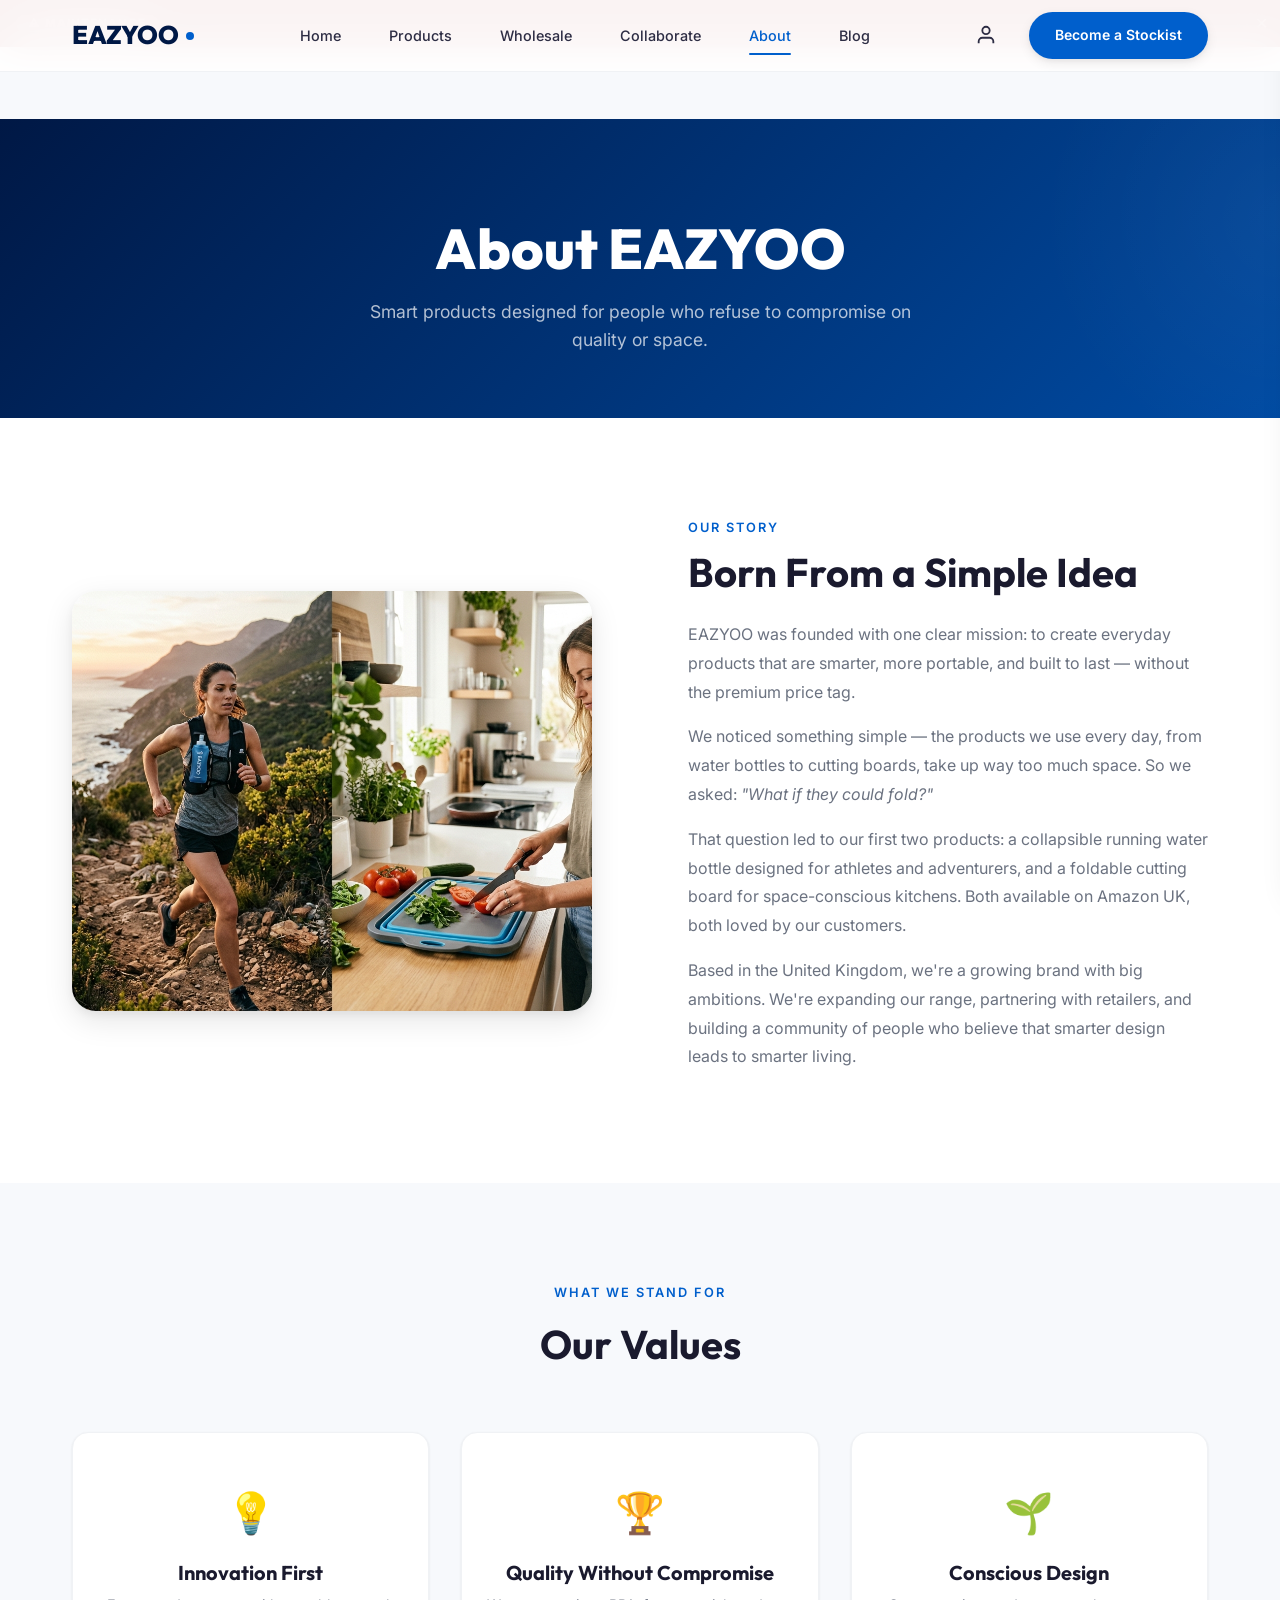
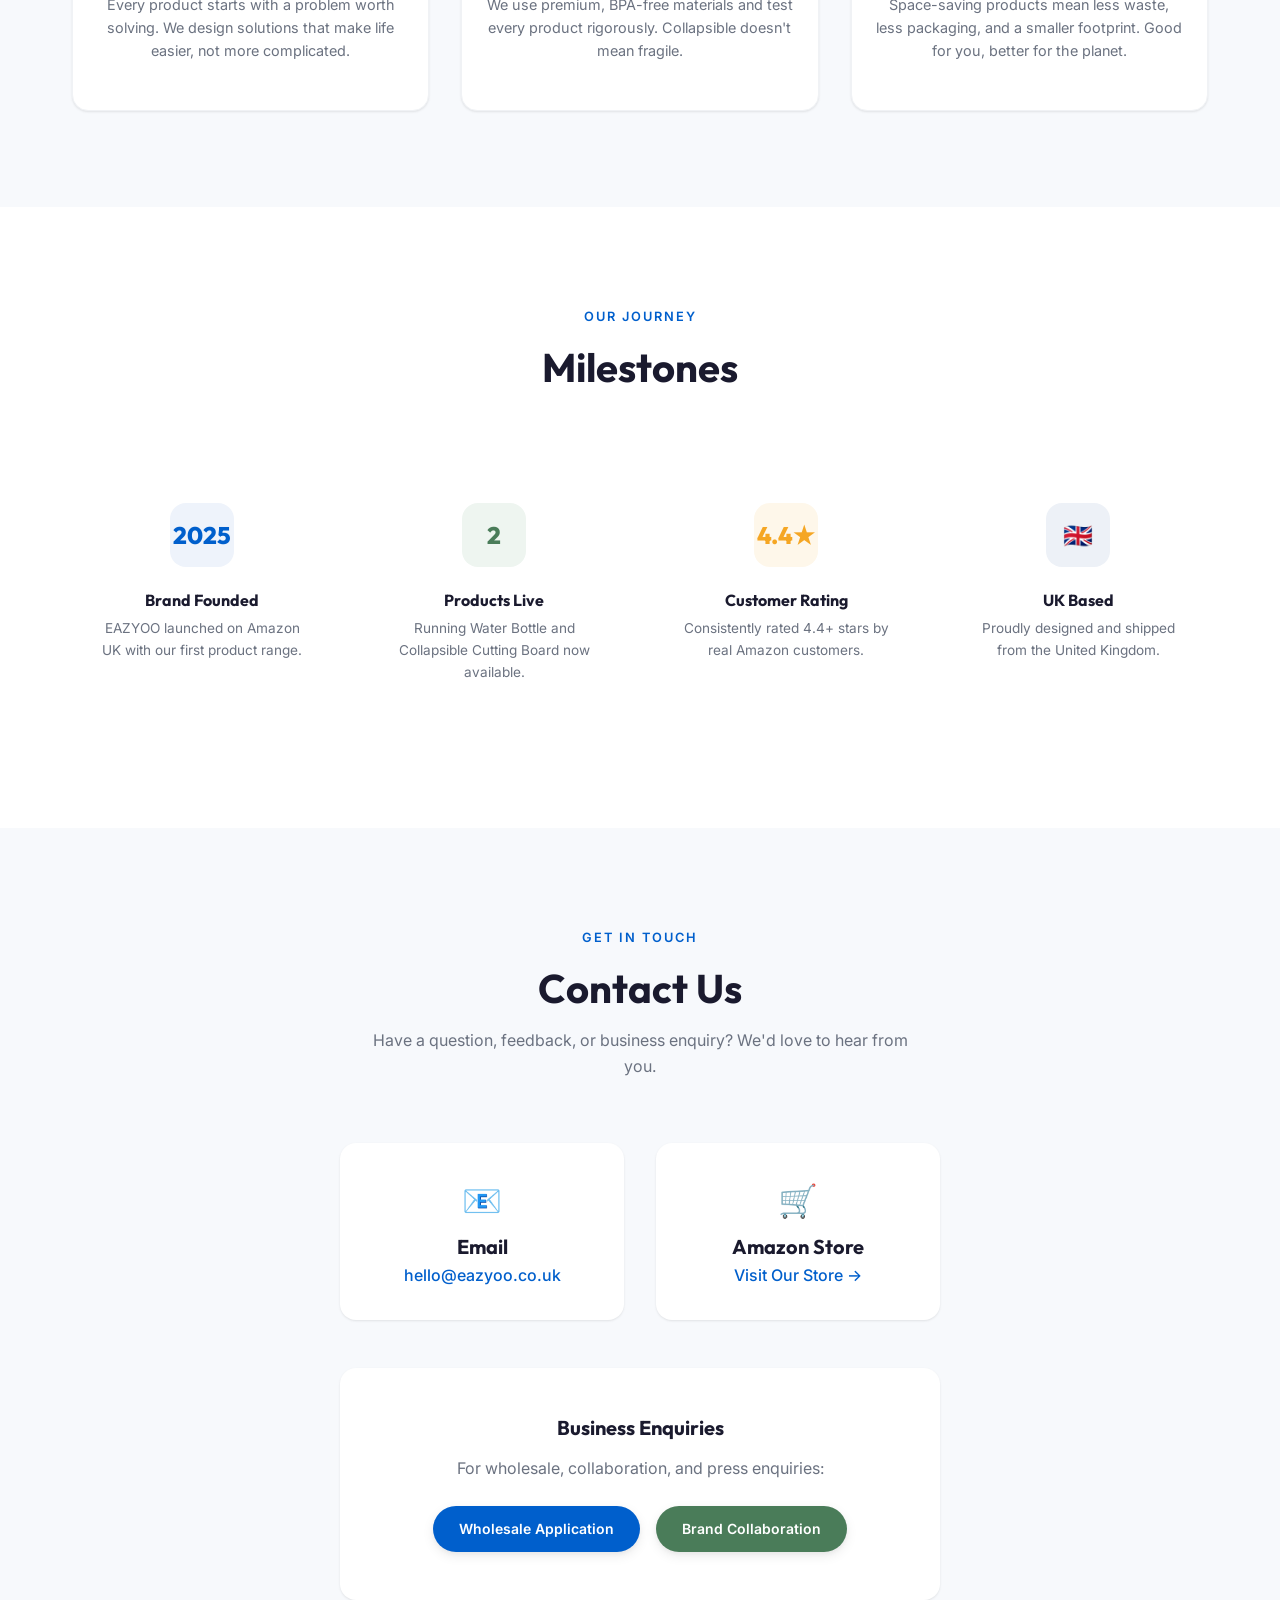
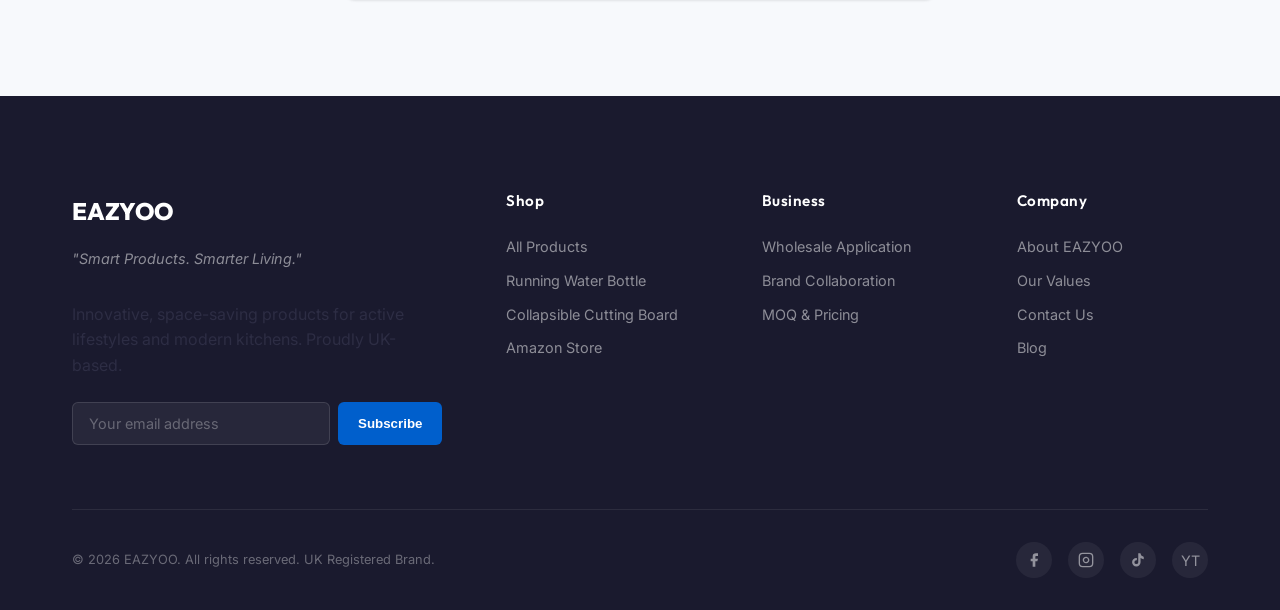
<file: about.html>
<!DOCTYPE html>
<html lang="en-GB">
<head>
  <meta charset="UTF-8">
  <meta name="viewport" content="width=device-width, initial-scale=1.0">
  <title>About EAZYOO — Our Story | UK Kitchen & Outdoor Brand</title>
  <meta name="description" content="Learn about EAZYOO — a UK-based brand creating innovative, collapsible products for active lifestyles and modern kitchens. Our mission, values, and how to get in touch.">
  <link rel="stylesheet" href="css/style.css">
  <link rel="stylesheet" href="css/shop.css">
</head>
<body>

  <!-- ========== NAVIGATION ========== -->
  <nav class="navbar" id="navbar">
    <div class="container">
      <a href="index.html" class="nav-brand">
        <span class="logo-text">EAZYOO</span>
        <span class="logo-dot"></span>
      </a>
      <div class="nav-links" id="navLinks">
        <a href="index.html">Home</a>
        <a href="products.html">Products</a>
        <a href="wholesale.html">Wholesale</a>
        <a href="collaborate.html">Collaborate</a>
        <a href="about.html" class="active">About</a>
        <a href="blog.html">Blog</a>
      </div>
      <div class="nav-actions">
        <a href="account.html" class="account-icon" aria-label="My Account" style="display:flex; align-items:center; color:var(--color-text); margin-right:8px;">
          <svg width="22" height="22" viewBox="0 0 24 24" fill="none" stroke="currentColor" stroke-width="2"><path d="M20 21v-2a4 4 0 00-4-4H8a4 4 0 00-4 4v2"/><circle cx="12" cy="7" r="4"/></svg>
        </a>
        <a href="wholesale.html" class="btn btn-primary btn-sm nav-cta">Become a Stockist</a>
        <button class="mobile-toggle" id="mobileToggle" aria-label="Toggle menu">
          <span></span><span></span><span></span>
        </button>
      </div>
    </div>
  </nav>

  <!-- ========== NOTICE BOARD ========== -->
  <div id="site-noticeboard"></div>

  <!-- ========== PAGE HEADER ========== -->
  <div class="page-header">
    <div class="container">
      <h1>About EAZYOO</h1>
      <p>Smart products designed for people who refuse to compromise on quality or space.</p>
    </div>
  </div>

  <!-- ========== OUR STORY ========== -->
  <section class="section" style="background: var(--color-white);">
    <div class="container">
      <div class="about-grid reveal">
        <div class="about-image">
          <img src="images/hero-banner.png" alt="EAZYOO brand lifestyle — outdoor and kitchen" style="height: 420px;">
        </div>
        <div class="about-content">
          <span class="section-label" style="color: var(--color-ocean-blue); font-size: 0.8rem; font-weight: 600; letter-spacing: 2px; text-transform: uppercase;">Our Story</span>
          <h2 style="margin-top: var(--space-sm);">Born From a Simple Idea</h2>
          <p>
            EAZYOO was founded with one clear mission: to create everyday products that are smarter, 
            more portable, and built to last — without the premium price tag.
          </p>
          <p>
            We noticed something simple — the products we use every day, from water bottles to 
            cutting boards, take up way too much space. So we asked: <em>"What if they could fold?"</em>
          </p>
          <p>
            That question led to our first two products: a collapsible running water bottle designed 
            for athletes and adventurers, and a foldable cutting board for space-conscious kitchens. 
            Both available on Amazon UK, both loved by our customers.
          </p>
          <p>
            Based in the United Kingdom, we're a growing brand with big ambitions. We're expanding 
            our range, partnering with retailers, and building a community of people who believe 
            that smarter design leads to smarter living.
          </p>
        </div>
      </div>
    </div>
  </section>

  <!-- ========== VALUES ========== -->
  <section class="section" id="values">
    <div class="container">
      <div class="section-header reveal">
        <span class="section-label">What We Stand For</span>
        <h2>Our Values</h2>
      </div>
      
      <div class="mission-cards reveal">
        <div class="mission-card">
          <div class="icon">💡</div>
          <h4>Innovation First</h4>
          <p>Every product starts with a problem worth solving. We design solutions that make life easier, not more complicated.</p>
        </div>
        <div class="mission-card">
          <div class="icon">🏆</div>
          <h4>Quality Without Compromise</h4>
          <p>We use premium, BPA-free materials and test every product rigorously. Collapsible doesn't mean fragile.</p>
        </div>
        <div class="mission-card">
          <div class="icon">🌱</div>
          <h4>Conscious Design</h4>
          <p>Space-saving products mean less waste, less packaging, and a smaller footprint. Good for you, better for the planet.</p>
        </div>
      </div>
    </div>
  </section>

  <!-- ========== MILESTONES ========== -->
  <section class="section" style="background: var(--color-white);">
    <div class="container">
      <div class="section-header reveal">
        <span class="section-label">Our Journey</span>
        <h2>Milestones</h2>
      </div>
      
      <div class="values-grid reveal">
        <div class="value-card">
          <div class="value-icon" style="font-size: 1.5rem; font-weight: 800; font-family: var(--font-heading); color: var(--color-ocean-blue); background: #eef3fb;">2025</div>
          <h4>Brand Founded</h4>
          <p>EAZYOO launched on Amazon UK with our first product range.</p>
        </div>
        <div class="value-card">
          <div class="value-icon" style="font-size: 1.5rem; font-weight: 800; font-family: var(--font-heading); color: var(--color-sage-green); background: #eef5f0;">2</div>
          <h4>Products Live</h4>
          <p>Running Water Bottle and Collapsible Cutting Board now available.</p>
        </div>
        <div class="value-card">
          <div class="value-icon" style="font-size: 1.5rem; font-weight: 800; font-family: var(--font-heading); color: var(--color-warm-amber); background: #fef7ea;">4.4★</div>
          <h4>Customer Rating</h4>
          <p>Consistently rated 4.4+ stars by real Amazon customers.</p>
        </div>
        <div class="value-card">
          <div class="value-icon" style="font-size: 1.5rem; font-weight: 800; font-family: var(--font-heading); color: var(--color-navy); background: #edf1f7;">🇬🇧</div>
          <h4>UK Based</h4>
          <p>Proudly designed and shipped from the United Kingdom.</p>
        </div>
      </div>
    </div>
  </section>

  <!-- ========== CONTACT ========== -->
  <section class="section" id="contact">
    <div class="container">
      <div class="section-header reveal">
        <span class="section-label">Get In Touch</span>
        <h2>Contact Us</h2>
        <p>Have a question, feedback, or business enquiry? We'd love to hear from you.</p>
      </div>
      
      <div style="max-width: 600px; margin: 0 auto;" class="reveal">
        <div style="display: grid; grid-template-columns: 1fr 1fr; gap: var(--space-xl); margin-bottom: var(--space-2xl);">
          <div style="text-align: center; padding: var(--space-xl); background: var(--color-white); border-radius: var(--radius-lg); box-shadow: var(--shadow-sm);">
            <div style="font-size: 2rem; margin-bottom: var(--space-sm);">📧</div>
            <h4 style="margin-bottom: var(--space-xs);">Email</h4>
            <p style="color: var(--color-ocean-blue); font-weight: 500; margin-bottom: 0;">hello@eazyoo.co.uk</p>
          </div>
          <div style="text-align: center; padding: var(--space-xl); background: var(--color-white); border-radius: var(--radius-lg); box-shadow: var(--shadow-sm);">
            <div style="font-size: 2rem; margin-bottom: var(--space-sm);">🛒</div>
            <h4 style="margin-bottom: var(--space-xs);">Amazon Store</h4>
            <a href="https://www.amazon.co.uk/s?me=AGGGQPAQ7YS4X" target="_blank" rel="noopener" style="color: var(--color-ocean-blue); font-weight: 500;">Visit Our Store →</a>
          </div>
        </div>
        
        <div style="text-align: center; padding: var(--space-2xl); background: var(--color-white); border-radius: var(--radius-lg); box-shadow: var(--shadow-sm);">
          <h4 style="margin-bottom: var(--space-md);">Business Enquiries</h4>
          <p style="color: var(--color-text-light); margin-bottom: var(--space-lg);">For wholesale, collaboration, and press enquiries:</p>
          <div style="display: flex; gap: var(--space-md); justify-content: center; flex-wrap: wrap;">
            <a href="wholesale.html" class="btn btn-primary btn-sm">Wholesale Application</a>
            <a href="collaborate.html" class="btn btn-secondary btn-sm">Brand Collaboration</a>
          </div>
        </div>
      </div>
    </div>
  </section>

  <!-- ========== FOOTER ========== -->
  <footer class="footer" id="footer">
    <div class="container">
      <div class="footer-grid">
        <div class="footer-brand">
          <div class="logo-text">EAZYOO</div>
          <p class="tagline">"Smart Products. Smarter Living."</p>
          <p>Innovative, space-saving products for active lifestyles and modern kitchens. Proudly UK-based.</p>
          <div class="footer-newsletter">
            <input type="email" placeholder="Your email address" aria-label="Email for newsletter">
            <button type="button">Subscribe</button>
          </div>
        </div>
        <div class="footer-column">
          <h5>Shop</h5>
          <ul>
            <li><a href="products.html">All Products</a></li>
            <li><a href="https://www.amazon.co.uk/Running-Water-Bottle-500ml-pcs/dp/B0FNC3W5CP" target="_blank" rel="noopener">Running Water Bottle</a></li>
            <li><a href="https://www.amazon.co.uk/Collapsible-Cutting-Board-Chopping-Foldable/dp/B0FN9FJXKS" target="_blank" rel="noopener">Collapsible Cutting Board</a></li>
            <li><a href="https://www.amazon.co.uk/s?me=AGGGQPAQ7YS4X" target="_blank" rel="noopener">Amazon Store</a></li>
          </ul>
        </div>
        <div class="footer-column">
          <h5>Business</h5>
          <ul>
            <li><a href="wholesale.html">Wholesale Application</a></li>
            <li><a href="collaborate.html">Brand Collaboration</a></li>
            <li><a href="wholesale.html#moq">MOQ & Pricing</a></li>
          </ul>
        </div>
        <div class="footer-column">
          <h5>Company</h5>
          <ul>
            <li><a href="about.html">About EAZYOO</a></li>
            <li><a href="about.html#values">Our Values</a></li>
            <li><a href="about.html#contact">Contact Us</a></li>
            <li><a href="blog.html">Blog</a></li>
          </ul>
        </div>
      </div>
      <div class="footer-bottom">
        <p>&copy; 2026 EAZYOO. All rights reserved. UK Registered Brand.</p>
        <div class="social-links">
          <a href="#" aria-label="Facebook">FB</a>
          <a href="#" aria-label="Instagram">IG</a>
          <a href="#" aria-label="TikTok">TT</a>
          <a href="#" aria-label="YouTube">YT</a>
        </div>
      </div>
    </div>
  </footer>

  <script src="js/cart.js"></script>
  <script src="js/main.js"></script>
  <script src="js/content.js"></script>
</body>
</html>
</file>
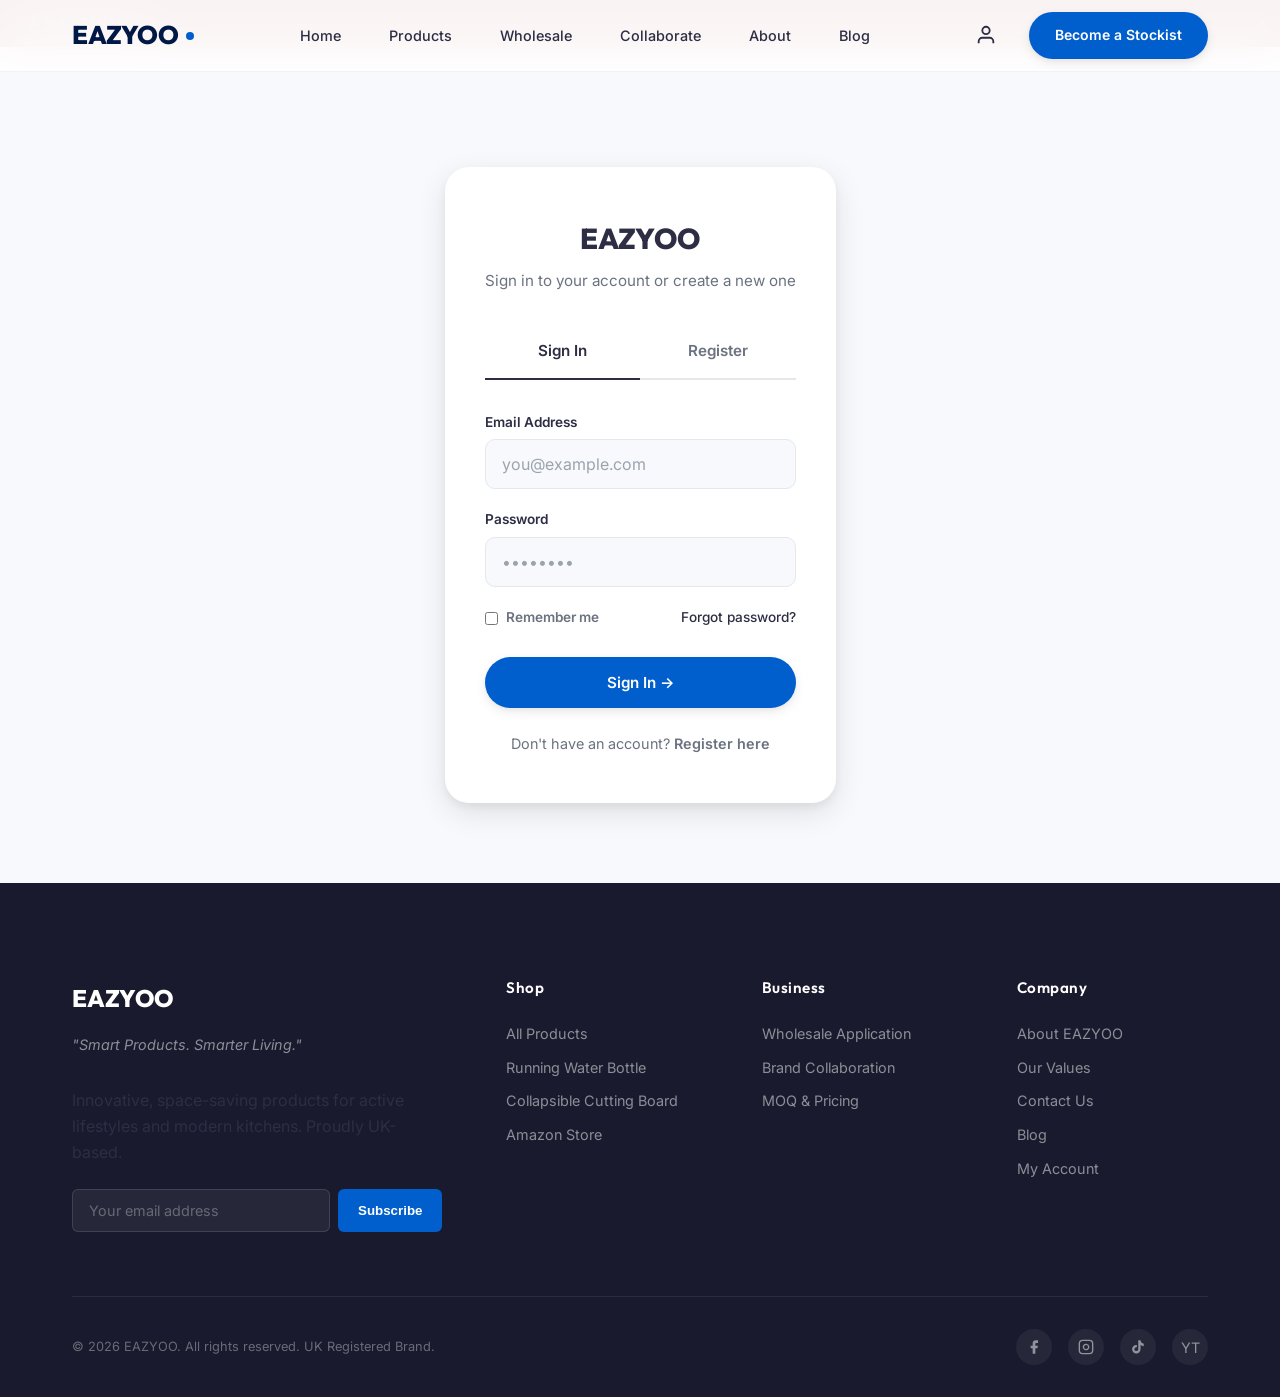
<file: account.html>
<!DOCTYPE html>
<html lang="en-GB">
<head>
  <meta charset="UTF-8">
  <meta name="viewport" content="width=device-width, initial-scale=1.0">
  <title>My Account — EAZYOO</title>
  <meta name="description" content="Sign in or create your EAZYOO account to manage your preferences and access exclusive offers.">
  <link rel="stylesheet" href="css/style.css">
  <link rel="stylesheet" href="css/shop.css">
  <style>
    .auth-section { padding: 120px 0 80px; min-height: 80vh; display: flex; align-items: center; }
    .auth-container { max-width: 480px; margin: 0 auto; width: 100%; }
    .auth-card { background: var(--color-white); border-radius: var(--radius-xl); box-shadow: var(--shadow-lg); padding: 48px 40px; }
    .auth-header { text-align: center; margin-bottom: 32px; }
    .auth-header .logo-text { font-family: var(--font-heading); font-size: 1.8rem; font-weight: 800; color: var(--color-primary); margin-bottom: 8px; }
    .auth-header p { color: var(--color-text-light); font-size: 0.95rem; margin-bottom: 0; }
    .auth-tabs { display: flex; border-bottom: 2px solid var(--color-border); margin-bottom: 32px; }
    .auth-tab { flex: 1; padding: 14px; text-align: center; font-weight: 600; font-size: 0.95rem; color: var(--color-text-light); cursor: pointer; border-bottom: 2px solid transparent; margin-bottom: -2px; transition: all var(--transition-fast); }
    .auth-tab.active { color: var(--color-primary); border-bottom-color: var(--color-primary); }
    .auth-tab:hover:not(.active) { color: var(--color-text); }
    .auth-form { display: none; }
    .auth-form.active { display: block; }
    .auth-form .form-group { margin-bottom: 20px; }
    .auth-form label { display: block; font-size: 0.85rem; font-weight: 600; color: var(--color-text); margin-bottom: 6px; }
    .auth-form .form-control { width: 100%; padding: 14px 16px; border: 1.5px solid var(--color-border); border-radius: var(--radius-md); font-size: 1rem; font-family: var(--font-body); color: var(--color-text); background: var(--color-bg); transition: border-color var(--transition-fast); }
    .auth-form .form-control:focus { outline: none; border-color: var(--color-primary); box-shadow: 0 0 0 3px rgba(0, 95, 204, 0.1); }
    .auth-form .btn { width: 100%; margin-top: 8px; }
    .auth-divider { text-align: center; color: var(--color-text-light); font-size: 0.85rem; margin: 24px 0; position: relative; }
    .auth-divider::before, .auth-divider::after { content: ''; position: absolute; top: 50%; width: 40%; height: 1px; background: var(--color-border); }
    .auth-divider::before { left: 0; }
    .auth-divider::after { right: 0; }
    .auth-footer { text-align: center; margin-top: 24px; font-size: 0.9rem; color: var(--color-text-light); }
    .auth-footer a { color: var(--color-primary); font-weight: 600; }
    .auth-message { padding: 12px 16px; border-radius: var(--radius-md); font-size: 0.9rem; margin-bottom: 20px; display: none; }
    .auth-message.error { display: block; background: #FEF2F2; color: #DC2626; border: 1px solid #FECACA; }
    .auth-message.success { display: block; background: #F0FDF4; color: #16A34A; border: 1px solid #BBF7D0; }
    .remember-row { display: flex; align-items: center; justify-content: space-between; margin-bottom: 20px; }
    .remember-row label { font-size: 0.85rem; color: var(--color-text-light); display: flex; align-items: center; gap: 8px; margin-bottom: 0; }
    .remember-row a { font-size: 0.85rem; color: var(--color-primary); font-weight: 500; }

    /* Dashboard (shown when logged in) */
    .dashboard { display: none; }
    .dashboard.active { display: block; }
    .dashboard-header { display: flex; align-items: center; justify-content: space-between; margin-bottom: 32px; flex-wrap: wrap; gap: 16px; }
    .dashboard-header h2 { margin-bottom: 0; }
    .dashboard-grid { display: grid; grid-template-columns: 1fr 1fr; gap: 20px; margin-bottom: 32px; }
    .dash-card { background: var(--color-white); border-radius: var(--radius-lg); padding: 24px; box-shadow: var(--shadow-sm); border: 1px solid var(--color-border); text-align: center; }
    .dash-card .dash-icon { font-size: 2rem; margin-bottom: 12px; }
    .dash-card h4 { margin-bottom: 8px; }
    .dash-card p { color: var(--color-text-light); font-size: 0.9rem; margin-bottom: 12px; }
    .dash-card a { color: var(--color-primary); font-weight: 600; font-size: 0.9rem; text-decoration: none; }
    .profile-section { background: var(--color-white); border-radius: var(--radius-lg); padding: 32px; box-shadow: var(--shadow-sm); border: 1px solid var(--color-border); }
    .profile-section h3 { margin-bottom: 24px; padding-bottom: 12px; border-bottom: 1px solid var(--color-border); }
    .profile-row { display: flex; justify-content: space-between; align-items: center; padding: 12px 0; border-bottom: 1px solid var(--color-border); }
    .profile-row:last-child { border-bottom: none; }
    .profile-label { font-size: 0.85rem; color: var(--color-text-light); font-weight: 500; }
    .profile-value { font-weight: 600; font-size: 0.95rem; }
    @media (max-width: 480px) {
      .auth-card { padding: 32px 24px; }
      .dashboard-grid { grid-template-columns: 1fr; }
    }
  </style>
</head>
<body>

  <!-- ========== NAVIGATION ========== -->
  <nav class="navbar" id="navbar">
    <div class="container">
      <a href="index.html" class="nav-brand">
        <span class="logo-text">EAZYOO</span>
        <span class="logo-dot"></span>
      </a>
      <div class="nav-links" id="navLinks">
        <a href="index.html">Home</a>
        <a href="products.html">Products</a>
        <a href="wholesale.html">Wholesale</a>
        <a href="collaborate.html">Collaborate</a>
        <a href="about.html">About</a>
        <a href="blog.html">Blog</a>
      </div>
      <div class="nav-actions">
        <a href="account.html" class="account-icon active" aria-label="My Account" style="display:flex; align-items:center; color:var(--color-primary); margin-right:8px;">
          <svg width="22" height="22" viewBox="0 0 24 24" fill="none" stroke="currentColor" stroke-width="2"><path d="M20 21v-2a4 4 0 00-4-4H8a4 4 0 00-4 4v2"/><circle cx="12" cy="7" r="4"/></svg>
        </a>
        <a href="wholesale.html" class="btn btn-primary btn-sm nav-cta">Become a Stockist</a>
        <button class="mobile-toggle" id="mobileToggle" aria-label="Toggle menu">
          <span></span><span></span><span></span>
        </button>
      </div>
    </div>
  </nav>

  <!-- ========== NOTICE BOARD ========== -->
  <div id="site-noticeboard"></div>

  <!-- ========== AUTH SECTION ========== -->
  <section class="auth-section">
    <div class="container">
      <div class="auth-container">

        <!-- ===== LOGIN / REGISTER CARD ===== -->
        <div class="auth-card" id="authCard">
          <div class="auth-header">
            <div class="logo-text">EAZYOO</div>
            <p>Sign in to your account or create a new one</p>
          </div>

          <div class="auth-tabs">
            <div class="auth-tab active" id="tab-signin" onclick="switchTab('signin')">Sign In</div>
            <div class="auth-tab" id="tab-register" onclick="switchTab('register')">Register</div>
          </div>

          <!-- Sign In Form -->
          <div class="auth-form active" id="form-signin">
            <div id="signin-message" class="auth-message"></div>
            <div class="form-group">
              <label for="signin-email">Email Address</label>
              <input type="email" id="signin-email" class="form-control" placeholder="you@example.com" autocomplete="email">
            </div>
            <div class="form-group">
              <label for="signin-password">Password</label>
              <input type="password" id="signin-password" class="form-control" placeholder="••••••••" autocomplete="current-password">
            </div>
            <div class="remember-row">
              <label>
                <input type="checkbox" id="remember-me"> Remember me
              </label>
              <a href="#">Forgot password?</a>
            </div>
            <button class="btn btn-primary" onclick="handleSignIn()">Sign In →</button>
            <div class="auth-footer">
              Don't have an account? <a onclick="switchTab('register')" style="cursor:pointer;">Register here</a>
            </div>
          </div>

          <!-- Register Form -->
          <div class="auth-form" id="form-register">
            <div id="register-message" class="auth-message"></div>
            <div class="form-group">
              <label for="reg-name">Full Name</label>
              <input type="text" id="reg-name" class="form-control" placeholder="Your name" autocomplete="name">
            </div>
            <div class="form-group">
              <label for="reg-email">Email Address</label>
              <input type="email" id="reg-email" class="form-control" placeholder="you@example.com" autocomplete="email">
            </div>
            <div class="form-group">
              <label for="reg-password">Create Password</label>
              <input type="password" id="reg-password" class="form-control" placeholder="Minimum 8 characters" autocomplete="new-password">
            </div>
            <button class="btn btn-primary" onclick="handleRegister()">Create Account →</button>
            <div class="auth-footer">
              Already have an account? <a onclick="switchTab('signin')" style="cursor:pointer;">Sign in here</a>
            </div>
          </div>
        </div>

        <!-- ===== DASHBOARD (shown when logged in) ===== -->
        <div class="dashboard" id="dashboard">
          <div class="dashboard-header">
            <div>
              <h2>Welcome back! 👋</h2>
              <p style="color:var(--color-text-light); margin-bottom:0;" id="dashboard-email"></p>
            </div>
            <button class="btn btn-outline" onclick="handleSignOut()">Sign Out</button>
          </div>

          <div class="dashboard-grid">
            <div class="dash-card">
              <div class="dash-icon">🛍️</div>
              <h4>Orders</h4>
              <p>Track your recent orders and delivery status</p>
              <a href="products.html">Shop Now →</a>
            </div>
            <div class="dash-card">
              <div class="dash-icon">💼</div>
              <h4>Wholesale</h4>
              <p>Access B2B pricing and bulk order options</p>
              <a href="wholesale.html">Apply Now →</a>
            </div>
            <div class="dash-card">
              <div class="dash-icon">🤝</div>
              <h4>Collaborate</h4>
              <p>Explore brand partnership opportunities</p>
              <a href="collaborate.html">Learn More →</a>
            </div>
            <div class="dash-card">
              <div class="dash-icon">📧</div>
              <h4>Contact Us</h4>
              <p>Get in touch with the EAZYOO team</p>
              <a href="about.html#contact">Contact →</a>
            </div>
          </div>

          <div class="profile-section">
            <h3>My Profile</h3>
            <div class="profile-row">
              <span class="profile-label">Name</span>
              <span class="profile-value" id="profile-name">—</span>
            </div>
            <div class="profile-row">
              <span class="profile-label">Email</span>
              <span class="profile-value" id="profile-email-display">—</span>
            </div>
            <div class="profile-row">
              <span class="profile-label">Account Type</span>
              <span class="profile-value">Standard Customer</span>
            </div>
            <div class="profile-row">
              <span class="profile-label">Member Since</span>
              <span class="profile-value" id="profile-joined">—</span>
            </div>
          </div>
        </div>

      </div>
    </div>
  </section>

  <!-- ========== FOOTER ========== -->
  <footer class="footer" id="footer">
    <div class="container">
      <div class="footer-grid">
        <div class="footer-brand">
          <div class="logo-text">EAZYOO</div>
          <p class="tagline">"Smart Products. Smarter Living."</p>
          <p>Innovative, space-saving products for active lifestyles and modern kitchens. Proudly UK-based.</p>
          <div class="footer-newsletter">
            <input type="email" placeholder="Your email address" aria-label="Email for newsletter">
            <button type="button">Subscribe</button>
          </div>
        </div>
        <div class="footer-column">
          <h5>Shop</h5>
          <ul>
            <li><a href="products.html">All Products</a></li>
            <li><a href="https://www.amazon.co.uk/Running-Water-Bottle-500ml-pcs/dp/B0FNC3W5CP" target="_blank" rel="noopener">Running Water Bottle</a></li>
            <li><a href="https://www.amazon.co.uk/Collapsible-Cutting-Board-Chopping-Foldable/dp/B0FN9FJXKS" target="_blank" rel="noopener">Collapsible Cutting Board</a></li>
            <li><a href="https://www.amazon.co.uk/s?me=AGGGQPAQ7YS4X" target="_blank" rel="noopener">Amazon Store</a></li>
          </ul>
        </div>
        <div class="footer-column">
          <h5>Business</h5>
          <ul>
            <li><a href="wholesale.html">Wholesale Application</a></li>
            <li><a href="collaborate.html">Brand Collaboration</a></li>
            <li><a href="wholesale.html#moq">MOQ & Pricing</a></li>
          </ul>
        </div>
        <div class="footer-column">
          <h5>Company</h5>
          <ul>
            <li><a href="about.html">About EAZYOO</a></li>
            <li><a href="about.html#values">Our Values</a></li>
            <li><a href="about.html#contact">Contact Us</a></li>
            <li><a href="blog.html">Blog</a></li>
            <li><a href="account.html">My Account</a></li>
          </ul>
        </div>
      </div>
      <div class="footer-bottom">
        <p>&copy; 2026 EAZYOO. All rights reserved. UK Registered Brand.</p>
        <div class="social-links">
          <a href="#" aria-label="Facebook">FB</a>
          <a href="#" aria-label="Instagram">IG</a>
          <a href="#" aria-label="TikTok">TT</a>
          <a href="#" aria-label="YouTube">YT</a>
        </div>
      </div>
    </div>
  </footer>

  <script src="js/main.js"></script>
  <script src="js/content.js"></script>
  <script>
    // ============================================
    // CLIENT-SIDE AUTH WITH ADMIN APPROVAL
    // Users are stored in the shared 'eazyoo_users' array
    // (the same array the Admin Panel → Accounts tab reads).
    // New registrations are created as PENDING and cannot
    // sign in until an admin approves them.
    // ============================================
    const USERS_KEY = 'eazyoo_users';   // array of all registered users
    const SESSION_KEY = 'eazyoo_session';

    function getUsers() {
      try { return JSON.parse(localStorage.getItem(USERS_KEY) || '[]'); }
      catch { return []; }
    }
    function saveUsers(users) {
      localStorage.setItem(USERS_KEY, JSON.stringify(users));
    }

    function switchTab(tab) {
      document.querySelectorAll('.auth-tab').forEach(t => t.classList.remove('active'));
      document.querySelectorAll('.auth-form').forEach(f => f.classList.remove('active'));
      document.getElementById('tab-' + tab).classList.add('active');
      document.getElementById('form-' + tab).classList.add('active');
    }

    function showMessage(formId, type, msg) {
      const el = document.getElementById(formId + '-message');
      el.className = 'auth-message ' + type;
      el.innerHTML = msg;
      el.style.display = 'block';
    }

    function handleSignIn() {
      const email = document.getElementById('signin-email').value.trim().toLowerCase();
      const password = document.getElementById('signin-password').value;
      if (!email || !password) return showMessage('signin', 'error', 'Please fill in all fields.');
      if (!email.includes('@')) return showMessage('signin', 'error', 'Please enter a valid email address.');

      const user = getUsers().find(u => u.email === email);
      if (!user) {
        return showMessage('signin', 'error', 'No account found for this email. Please register first.');
      }
      if (user.password !== btoa(password)) {
        return showMessage('signin', 'error', 'Incorrect email or password.');
      }
      if (!user.approved) {
        return showMessage('signin', 'error', '⏳ Your account is <strong>pending admin approval</strong>. You will be able to sign in once the EAZYOO team has reviewed your registration.');
      }
      sessionLogin(user);
    }

    function handleRegister() {
      const name = document.getElementById('reg-name').value.trim();
      const email = document.getElementById('reg-email').value.trim().toLowerCase();
      const password = document.getElementById('reg-password').value;
      if (!name || !email || !password) return showMessage('register', 'error', 'Please fill in all fields.');
      if (!email.includes('@')) return showMessage('register', 'error', 'Please enter a valid email address.');
      if (password.length < 8) return showMessage('register', 'error', 'Password must be at least 8 characters.');

      const users = getUsers();
      if (users.some(u => u.email === email)) {
        return showMessage('register', 'error', 'An account with this email already exists. Try signing in instead.');
      }

      users.push({
        name,
        email,
        password: btoa(password),
        type: 'retail',
        approved: false,
        joined: new Date().toLocaleDateString('en-GB', { day: 'numeric', month: 'long', year: 'numeric' })
      });
      saveUsers(users);

      // Reset the form and show a clear "pending approval" confirmation.
      document.getElementById('reg-name').value = '';
      document.getElementById('reg-email').value = '';
      document.getElementById('reg-password').value = '';
      showMessage('register', 'success', '✅ Thanks for registering! Your account has been submitted and is <strong>awaiting admin approval</strong>. We\'ll review it shortly — once approved, you can sign in with your email and password.');
    }

    function sessionLogin(user) {
      sessionStorage.setItem(SESSION_KEY, JSON.stringify({ name: user.name, email: user.email, joined: user.joined }));
      showDashboard(user);
    }

    function showDashboard(user) {
      document.getElementById('authCard').style.display = 'none';
      document.getElementById('dashboard').classList.add('active');
      document.getElementById('dashboard-email').textContent = user.email;
      document.getElementById('profile-name').textContent = user.name || 'Not set';
      document.getElementById('profile-email-display').textContent = user.email;
      document.getElementById('profile-joined').textContent = user.joined || 'Recently';
    }

    function handleSignOut() {
      sessionStorage.removeItem(SESSION_KEY);
      document.getElementById('authCard').style.display = 'block';
      document.getElementById('dashboard').classList.remove('active');
    }

    // Auto-login if a valid session exists AND the account is still approved.
    document.addEventListener('DOMContentLoaded', () => {
      const session = JSON.parse(sessionStorage.getItem(SESSION_KEY) || 'null');
      if (!session) return;
      const user = getUsers().find(u => u.email === session.email);
      if (user && user.approved) {
        showDashboard(user);
      } else {
        sessionStorage.removeItem(SESSION_KEY);
      }
    });
  </script>
</body>
</html>
</file>
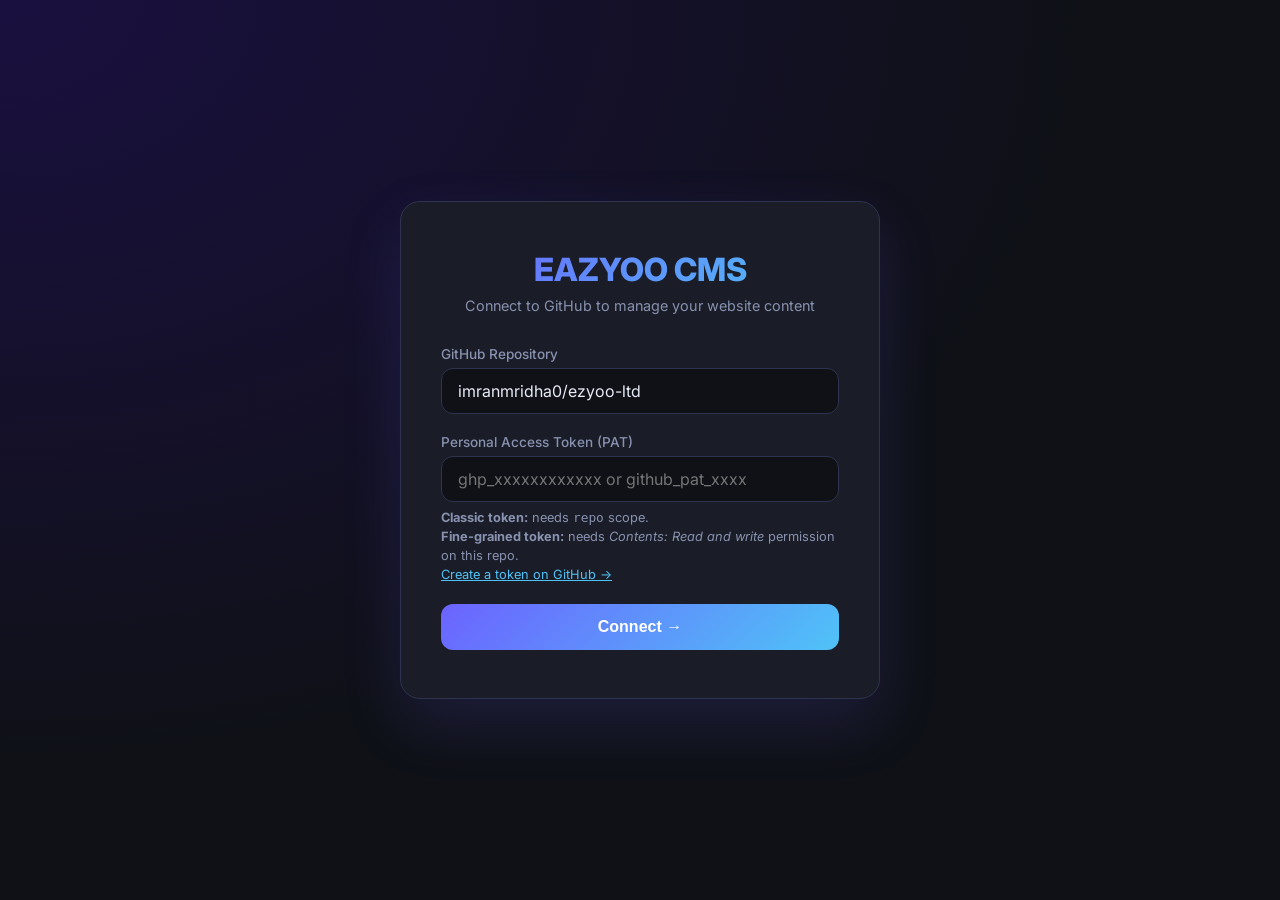
<file: admin.html>
<!DOCTYPE html>
<html lang="en-GB">
<head>
  <meta charset="UTF-8">
  <meta name="viewport" content="width=device-width, initial-scale=1.0">
  <title>CMS Admin Panel — EAZYOO</title>
  <link rel="preconnect" href="https://fonts.googleapis.com">
  <link href="https://fonts.googleapis.com/css2?family=Inter:wght@300;400;500;600;700;800&display=swap" rel="stylesheet">
  <style>
    *, *::before, *::after { box-sizing: border-box; margin: 0; padding: 0; }
    :root {
      --bg: #0f1117; --surface: #1a1d27; --surface2: #22263a; --border: #2e3350;
      --accent: #6c63ff; --accent2: #4fc3f7; --success: #4ade80; --warning: #fbbf24;
      --danger: #f87171; --text: #e8eaf6; --text-muted: #8892b0; --radius: 12px;
    }
    body { font-family: 'Inter', sans-serif; background: var(--bg); color: var(--text); min-height: 100vh; }

    /* Login Screen */
    #loginScreen { min-height: 100vh; display: flex; align-items: center; justify-content: center; background: radial-gradient(ellipse at top left, #1a1040 0%, #0f1117 60%); }
    .login-card { background: var(--surface); border: 1px solid var(--border); border-radius: 20px; padding: 48px 40px; width: 100%; max-width: 480px; text-align: center; box-shadow: 0 25px 60px rgba(108,99,255,0.15); }
    .login-logo { font-size: 2rem; font-weight: 800; background: linear-gradient(135deg, #6c63ff, #4fc3f7); -webkit-background-clip: text; -webkit-text-fill-color: transparent; margin-bottom: 8px; }
    .login-sub { color: var(--text-muted); font-size: 0.9rem; margin-bottom: 32px; }
    .form-group { text-align: left; margin-bottom: 20px; }
    .form-group label { display: block; font-size: 0.85rem; color: var(--text-muted); margin-bottom: 6px; font-weight: 500; }
    .form-hint { font-size: 0.8rem; color: var(--text-muted); margin-top: 6px; line-height: 1.5; }
    input[type="text"], input[type="url"], input[type="email"], input[type="number"], input[type="password"], input[type="date"], textarea, select { width: 100%; padding: 12px 16px; background: var(--bg); border: 1px solid var(--border); border-radius: var(--radius); color: var(--text); font-size: 1rem; outline: none; transition: border-color 0.2s; font-family: inherit; }
    input:focus, textarea:focus, select:focus { border-color: var(--accent); }
    textarea { resize: vertical; min-height: 100px; }
    select option { background: var(--bg); color: var(--text); }
    .btn-primary { width: 100%; padding: 14px; background: linear-gradient(135deg, #6c63ff, #4fc3f7); border: none; border-radius: var(--radius); color: white; font-weight: 700; font-size: 1rem; cursor: pointer; transition: opacity 0.2s; }
    .btn-primary:hover { opacity: 0.9; }
    .btn-secondary { padding: 10px 20px; background: transparent; border: 1px solid var(--border); border-radius: var(--radius); color: var(--text); font-weight: 600; cursor: pointer; font-size: 0.9rem; }
    .btn-secondary:hover { background: var(--surface2); }
    .btn-danger { background: rgba(248,113,113,0.1); color: var(--danger); border: 1px solid rgba(248,113,113,0.2); }
    .btn-danger:hover { background: rgba(248,113,113,0.2); }
    .btn-success { background: rgba(74,222,128,0.1); color: var(--success); border: 1px solid rgba(74,222,128,0.2); }
    .btn-success:hover { background: rgba(74,222,128,0.2); }
    .login-error { color: var(--danger); font-size: 0.85rem; margin-top: 12px; display: none; line-height: 1.5; }

    /* Layout */
    #adminPanel { display: none; }
    .admin-header { background: var(--surface); border-bottom: 1px solid var(--border); padding: 16px 32px; display: flex; align-items: center; justify-content: space-between; position: sticky; top: 0; z-index: 100; }
    .admin-brand { font-weight: 800; font-size: 1.2rem; background: linear-gradient(135deg, #6c63ff, #4fc3f7); -webkit-background-clip: text; -webkit-text-fill-color: transparent; }
    .header-actions { display: flex; gap: 12px; align-items: center; }
    .admin-body { display: flex; min-height: calc(100vh - 65px); }
    .sidebar { width: 240px; background: var(--surface); border-right: 1px solid var(--border); padding: 24px 0; flex-shrink: 0; overflow-y: auto; }
    .sidebar-label { font-size: 0.7rem; font-weight: 600; color: var(--text-muted); text-transform: uppercase; letter-spacing: 1.5px; padding: 0 20px; margin-bottom: 8px; margin-top: 24px; }
    .sidebar-label:first-child { margin-top: 0; }
    .nav-item { display: flex; align-items: center; gap: 10px; padding: 11px 20px; cursor: pointer; font-size: 0.95rem; color: var(--text-muted); transition: all 0.2s; border-left: 3px solid transparent; }
    .nav-item:hover { background: var(--surface2); color: var(--text); }
    .nav-item.active { background: rgba(108,99,255,0.12); color: var(--accent); border-left-color: var(--accent); font-weight: 600; }
    .nav-icon { width: 18px; text-align: center; }
    .content { flex: 1; padding: 32px; overflow-y: auto; max-width: 1000px; margin: 0 auto; }

    /* Panels */
    .panel { display: none; animation: fadeIn 0.3s ease; }
    .panel.active { display: block; }
    @keyframes fadeIn { from { opacity: 0; transform: translateY(10px); } to { opacity: 1; transform: translateY(0); } }
    .panel-header { display: flex; justify-content: space-between; align-items: flex-start; margin-bottom: 28px; }
    .panel-title { font-size: 1.8rem; font-weight: 700; margin-bottom: 6px; }
    .panel-desc { color: var(--text-muted); font-size: 0.95rem; }

    /* Cards & Grids */
    .card { background: var(--surface); border: 1px solid var(--border); border-radius: var(--radius); padding: 24px; margin-bottom: 24px; }
    .card-title { font-size: 1.1rem; font-weight: 600; margin-bottom: 20px; padding-bottom: 12px; border-bottom: 1px solid var(--border); }
    .form-grid { display: grid; grid-template-columns: 1fr 1fr; gap: 20px; }
    .form-grid.single { grid-template-columns: 1fr; }
    .form-grid.triple { grid-template-columns: 1fr 1fr 1fr; }
    .full-width { grid-column: 1 / -1; }
    .stat-grid { display: grid; grid-template-columns: repeat(4, 1fr); gap: 16px; margin-bottom: 32px; }
    .stat-card { background: var(--surface); border: 1px solid var(--border); border-radius: var(--radius); padding: 20px; text-align: center; cursor: pointer; transition: all 0.2s; }
    .stat-card:hover { border-color: var(--accent); transform: translateY(-2px); }
    .stat-number { font-size: 2rem; font-weight: 800; background: linear-gradient(135deg, #6c63ff, #4fc3f7); -webkit-background-clip: text; -webkit-text-fill-color: transparent; }
    .stat-label { font-size: 0.8rem; color: var(--text-muted); margin-top: 4px; }

    /* Lists */
    .item-list { display: grid; gap: 12px; }
    .item-row { display: flex; justify-content: space-between; align-items: center; padding: 16px; background: var(--bg); border: 1px solid var(--border); border-radius: var(--radius); transition: all 0.2s; }
    .item-row:hover { border-color: var(--accent); transform: translateX(4px); }
    .item-info { display: flex; align-items: center; gap: 16px; flex: 1; min-width: 0; }
    .item-img { width: 48px; height: 48px; border-radius: 8px; object-fit: cover; background: var(--surface2); flex-shrink: 0; }
    .item-title { font-weight: 600; font-size: 1rem; color: var(--text); margin-bottom: 4px; white-space: nowrap; overflow: hidden; text-overflow: ellipsis; }
    .item-meta { font-size: 0.8rem; color: var(--text-muted); }
    .item-actions { display: flex; gap: 8px; flex-shrink: 0; }
    .badge-tag { display: inline-block; padding: 2px 8px; border-radius: 6px; font-size: 0.7rem; font-weight: 600; }
    .badge-green { background: rgba(74,222,128,0.15); color: var(--success); }
    .badge-blue { background: rgba(108,99,255,0.15); color: var(--accent); }
    .badge-amber { background: rgba(251,191,36,0.15); color: var(--warning); }

    /* Feature items */
    .feature-item { display: flex; gap: 8px; margin-bottom: 8px; }
    .feature-item input { flex: 1; }
    .btn-icon { padding: 12px; background: var(--surface2); border: 1px solid var(--border); border-radius: var(--radius); color: var(--text); cursor: pointer; font-size: 0.9rem; }
    .btn-icon:hover { background: var(--border); }
    .btn-icon.danger:hover { background: rgba(248,113,113,0.1); color: var(--danger); border-color: rgba(248,113,113,0.2); }

    /* Toast */
    #toast { position: fixed; bottom: 32px; right: 32px; padding: 16px 24px; border-radius: var(--radius); font-weight: 600; font-size: 0.95rem; transform: translateY(100px); opacity: 0; transition: all 0.3s cubic-bezier(0.34,1.56,0.64,1); z-index: 9999; box-shadow: 0 10px 30px rgba(0,0,0,0.5); max-width: 500px; }
    #toast.show { transform: translateY(0); opacity: 1; }
    .toast-success { background: var(--success); color: #0a1a0a; }
    .toast-error { background: var(--danger); color: white; }
    .toast-info { background: var(--accent); color: white; }

    /* Loader */
    .loader { display: none; align-items: center; justify-content: center; position: fixed; inset: 0; background: rgba(15,17,23,0.8); backdrop-filter: blur(4px); z-index: 9999; flex-direction: column; gap: 16px; }
    .spinner { width: 40px; height: 40px; border: 3px solid rgba(108,99,255,0.2); border-top-color: var(--accent); border-radius: 50%; animation: spin 1s linear infinite; }
    @keyframes spin { to { transform: rotate(360deg); } }

    /* Category editor */
    .cat-row { display: flex; gap: 8px; margin-bottom: 8px; align-items: center; }
    .cat-row input { flex: 1; }
    .cat-row input.cat-icon { max-width: 60px; text-align: center; }
    .cat-row input.cat-id { max-width: 120px; font-family: monospace; font-size: 0.85rem; }

    /* Info box */
    .info-box { padding: 16px; border-radius: var(--radius); font-size: 0.9rem; line-height: 1.6; margin-bottom: 20px; }
    .info-box.warning { background: rgba(251,191,36,0.1); border: 1px solid rgba(251,191,36,0.2); color: var(--warning); }
    .info-box.info { background: rgba(79,195,247,0.1); border: 1px solid rgba(79,195,247,0.2); color: var(--accent2); }
    .info-box code { background: rgba(255,255,255,0.1); padding: 2px 6px; border-radius: 4px; font-size: 0.85em; }

    @media (max-width: 768px) {
      .sidebar { display: none; }
      .stat-grid { grid-template-columns: 1fr 1fr; }
      .form-grid { grid-template-columns: 1fr; }
      .form-grid.triple { grid-template-columns: 1fr; }
      .admin-header { padding: 12px 16px; }
      .content { padding: 16px; }
    }
  </style>
</head>
<body>

<!-- Loader -->
<div class="loader" id="loader">
  <div class="spinner"></div>
  <div id="loaderText" style="font-weight:600; color:var(--text)">Loading...</div>
</div>

<!-- Login Screen -->
<div id="loginScreen">
  <div class="login-card">
    <div class="login-logo">EAZYOO CMS</div>
    <p class="login-sub">Connect to GitHub to manage your website content</p>
    <div class="form-group">
      <label>GitHub Repository</label>
      <input type="text" id="repoName" value="imranmridha0/ezyoo-ltd" disabled>
    </div>
    <div class="form-group">
      <label>Personal Access Token (PAT)</label>
      <input type="password" id="ghToken" placeholder="ghp_xxxxxxxxxxxx or github_pat_xxxx" onkeydown="if(event.key==='Enter') login()">
      <div class="form-hint">
        <strong>Classic token:</strong> needs <code>repo</code> scope.<br>
        <strong>Fine-grained token:</strong> needs <em>Contents: Read and write</em> permission on this repo.<br>
        <a href="https://github.com/settings/tokens/new" target="_blank" rel="noopener" style="color:var(--accent2);">Create a token on GitHub &rarr;</a>
      </div>
    </div>
    <button class="btn-primary" onclick="login()">Connect &rarr;</button>
    <div class="login-error" id="loginError"></div>
  </div>
</div>

<!-- Admin Panel -->
<div id="adminPanel">
  <header class="admin-header">
    <div class="admin-brand">EAZYOO CMS</div>
    <div class="header-actions">
      <button class="btn-secondary" onclick="exportBackup()" title="Download data.json backup">Backup</button>
      <a href="index.html" target="_blank" class="btn-secondary">View Site</a>
      <button class="btn-primary" style="width:auto; padding:8px 24px;" onclick="saveToGitHub()">Publish Changes</button>
      <button class="btn-secondary" style="border-color:var(--border);" onclick="logout()">Disconnect</button>
    </div>
  </header>

  <div class="admin-body">
    <aside class="sidebar">
      <div class="sidebar-label">Content</div>
      <div class="nav-item active" onclick="switchPanel('dashboard')">📊 Dashboard</div>
      <div class="nav-item" onclick="switchPanel('products')">🛍️ Products</div>
      <div class="nav-item" onclick="switchPanel('posts')">📝 Blog Posts</div>

      <div class="sidebar-label">Site Controls</div>
      <div class="nav-item" onclick="switchPanel('noticeboard')">📢 Notice Board</div>

      <div class="sidebar-label">Settings</div>
      <div class="nav-item" onclick="switchPanel('settings')">⚙️ General Settings</div>
      <div class="nav-item" onclick="switchPanel('seo')">🔍 SEO &amp; Meta</div>
    </aside>

    <main class="content">

      <!-- ==================== DASHBOARD ==================== -->
      <div class="panel active" id="panel-dashboard">
        <div class="panel-header">
          <div>
            <h1 class="panel-title">Dashboard</h1>
            <p class="panel-desc">Overview of your website content and quick actions.</p>
          </div>
        </div>
        <div class="stat-grid" style="grid-template-columns:repeat(5,1fr);">
          <div class="stat-card" onclick="switchPanel('products')">
            <div class="stat-number" id="stat-products">0</div>
            <div class="stat-label">Products</div>
          </div>
          <div class="stat-card" onclick="switchPanel('categories')">
            <div class="stat-number" id="stat-categories">0</div>
            <div class="stat-label">Categories</div>
          </div>
          <div class="card" style="text-align:center; cursor:pointer;" onclick="switchPanel('noticeboard')">
            <div style="font-size:3rem; margin-bottom:12px;">📢</div>
            <h3>Notice Board</h3>
            <p style="color:var(--text-muted); margin-top:8px;"><span id="stat-noticeboard">Off</span></p>
          </div>
        </div>
      </div>
      <!-- ==================== PRODUCTS LIST ==================== -->
      <div class="panel" id="panel-products">
        <div class="panel-header">
          <div>
            <h1 class="panel-title">Products</h1>
            <p class="panel-desc">Add, edit, or remove products from your store.</p>
          </div>
          <button class="btn-primary" style="width:auto; padding:10px 20px;" onclick="editProduct('new')">+ Add Product</button>
        </div>
        <div style="display:flex; gap:12px; margin-bottom:16px;">
          <input type="text" id="prod-search" placeholder="🔍 Search products by name, SKU, or category..." oninput="filterProductsList()" style="flex:1; padding:10px 14px; border:1.5px solid var(--border); border-radius:var(--radius); font-size:0.92rem; background:var(--bg);">
        </div>
        <div class="card">
          <div class="item-list" id="productsList"></div>
        </div>
      </div>

      <!-- ==================== PRODUCT EDITOR ==================== -->
      <div class="panel" id="panel-edit-product">
        <div class="panel-header">
          <div><h1 class="panel-title" id="productEditorTitle">Edit Product</h1></div>
          <div style="display:flex; gap:12px;">
            <button class="btn-secondary" onclick="switchPanel('products')">Cancel</button>
            <button class="btn-primary" style="width:auto;" onclick="saveProduct()">Save Product</button>
          </div>
        </div>
        <input type="hidden" id="prod-id">
        <div class="card">
          <div class="card-title">Basic Info</div>
          <div class="form-grid">
            <div class="form-group full-width"><label>Product Name</label><input type="text" id="prod-name" placeholder="e.g. Collapsible Cutting Board"></div>
            <div class="form-group full-width"><label>Short Description (for grids)</label><input type="text" id="prod-desc" placeholder="Brief product description"></div>
            <div class="form-group"><label>Category</label><select id="prod-category"></select></div>
            <div class="form-group"><label>Badge</label>
              <select id="prod-badge">
                <option value="">None</option>
                <option value="Best Seller">Best Seller</option>
                <option value="New">New</option>
                <option value="Sale">Sale</option>
              </select>
            </div>
            <div class="form-group"><label>Brand Name</label><input type="text" id="prod-brand" placeholder="e.g. EAZYOO"></div>
            <div class="form-group"><label>SKU Code</label><input type="text" id="prod-sku" placeholder="e.g. EZ-HK-001"></div>
            <div class="form-group"><label>Featured Status</label>
              <select id="prod-featured">
                <option value="false">No (Standard catalog)</option>
                <option value="true">Yes (Show first on Homepage)</option>
              </select>
            </div>
          </div>
        </div>
        <div class="card">
          <div class="card-title">Pricing, Stock &amp; Checkout</div>
          <div class="form-grid triple">
            <div class="form-group"><label>Retail Price (GBP)</label><input type="text" id="prod-price" placeholder="14.99"></div>
            <div class="form-group"><label>Wholesale Price (GBP)</label><input type="text" id="prod-price-wholesale" placeholder="8.50"></div>
            <div class="form-group"><label>Stock Quantity</label><input type="number" id="prod-stock" placeholder="100"></div>
          </div>
          <div class="form-grid">
            <div class="form-group"><label>Rating (1-5)</label><input type="number" id="prod-rating" min="0" max="5" step="0.1" placeholder="4.5"></div>
            <div class="form-group"><label>Available on Amazon</label>
              <select id="prod-avail-amazon">
                <option value="true">Yes (Show Buy on Amazon button)</option>
                <option value="false">No (Local sale / disabled)</option>
              </select>
            </div>
            <div class="form-group"><label>Amazon URL</label><input type="url" id="prod-amazon" placeholder="https://www.amazon.co.uk/dp/... (Amazon product page)"></div>
            <div class="form-group"><label>Buy Now URL (custom checkout fallback)</label><input type="url" id="prod-buynowurl" placeholder="https://... (Only if not using standard Snipcart)"></div>
          </div>
        </div>
        <div class="card">
          <div class="card-title">Technical Specifications</div>
          <div class="form-grid triple">
            <div class="form-group"><label>Weight</label><input type="text" id="prod-weight" placeholder="e.g. 350g"></div>
            <div class="form-group"><label>Dimensions</label><input type="text" id="prod-dimensions" placeholder="e.g. 35 × 25 × 2 cm"></div>
            <div class="form-group"><label>Material</label><input type="text" id="prod-material" placeholder="e.g. Food-grade silicone"></div>
          </div>
        </div>
        <div class="card">
          <div class="card-title">Full Description (for details page)</div>
          <div class="form-group">
            <label>Product Details (Detailed story / paragraphs)</label>
            <textarea id="prod-full-desc" style="min-height:120px;" placeholder="Describe details, specifications, use cases and highlights of the product..."></textarea>
          </div>
        </div>
        <div class="card">
          <div class="card-title">Images</div>
          <div class="form-group">
            <label>Image URLs (one per line)</label>
            <textarea id="prod-img" style="min-height:80px; font-family:monospace;" placeholder="images/product.png&#10;https://placehold.co/600x600/e2e8f0/475569?text=Product"></textarea>
            <div class="form-hint">First image is the main product image. Use relative paths for local images (e.g. images/photo.png) or full URLs.</div>
          </div>
        </div>
        <div class="card">
          <div class="card-title">Features (Bullet Points)</div>
          <div id="prod-features-container"></div>
          <button class="btn-secondary" style="width:100%; margin-top:12px; border-style:dashed;" onclick="addFeatureInput('#prod-features-container', '')">+ Add Feature</button>
        </div>
      </div>

      <!-- ==================== CATEGORIES ==================== -->
      <div class="panel" id="panel-categories">
        <div class="panel-header">
          <div>
            <h1 class="panel-title">Categories</h1>
            <p class="panel-desc">Manage product categories displayed on the site.</p>
          </div>
        </div>
        <div class="card">
          <div class="card-title">Category List</div>
          <div class="info-box info">Each category needs: an <strong>Icon</strong> (emoji), a <strong>Name</strong>, an <strong>ID</strong> (lowercase, hyphenated), and a <strong>Description</strong>.</div>
          <div id="categories-editor"></div>
          <button class="btn-secondary" style="width:100%; margin-top:12px; border-style:dashed;" onclick="addCategoryRow()">+ Add Category</button>
        </div>
        <div style="text-align:right; margin-top:12px;">
          <button class="btn-primary" style="width:auto; padding:10px 24px;" onclick="saveCategories()">Save Categories</button>
        </div>
      </div>

      <!-- ==================== BLOG POSTS LIST ==================== -->
      <div class="panel" id="panel-posts">
        <div class="panel-header">
          <div>
            <h1 class="panel-title">Blog Posts</h1>
            <p class="panel-desc">Manage your news and blog articles.</p>
          </div>
          <button class="btn-primary" style="width:auto; padding:10px 20px;" onclick="editPost('new')">+ Write Post</button>
        </div>
        <div class="card">
          <div class="item-list" id="postsList"></div>
        </div>
      </div>

      <!-- ==================== POST EDITOR ==================== -->
      <div class="panel" id="panel-edit-post">
        <div class="panel-header">
          <div><h1 class="panel-title" id="postEditorTitle">Edit Post</h1></div>
          <div style="display:flex; gap:12px;">
            <button class="btn-secondary" onclick="switchPanel('posts')">Cancel</button>
            <button class="btn-primary" style="width:auto;" onclick="savePost()">Save Post</button>
          </div>
        </div>
        <input type="hidden" id="post-id">
        <div class="card">
          <div class="form-grid">
            <div class="form-group full-width"><label>Post Title</label><input type="text" id="post-title" placeholder="Your blog post title"></div>
            <div class="form-group"><label>Publish Date</label><input type="date" id="post-date"></div>
            <div class="form-group"><label>Featured Image URL</label><input type="url" id="post-img" placeholder="images/blog-image.png"></div>
            <div class="form-group full-width"><label>Short Excerpt</label><textarea id="post-excerpt" style="min-height:60px" placeholder="Brief summary shown on the blog listing page"></textarea></div>
          </div>
        </div>
        <div class="card">
          <div class="card-title">Post Content (HTML)</div>
          <div class="form-hint" style="margin-bottom:12px;">Use HTML tags: &lt;p&gt;, &lt;h3&gt;, &lt;strong&gt;, &lt;em&gt;, &lt;ul&gt;&lt;li&gt;, &lt;a href="..."&gt;</div>
          <textarea id="post-content" style="min-height:300px; font-family:monospace;"></textarea>
        </div>
      </div>

      <!-- Notice Board -->
      <div class="panel" id="panel-noticeboard">
        <div class="panel-header">
          <div>
            <h1 class="panel-title">📢 Notice Board</h1>
            <p class="panel-desc">Display a scrolling banner on your site. Perfect for maintenance alerts, deals, and announcements.</p>
          </div>
        </div>

        <div class="card">
          <div class="card-title">Banner Status &amp; Type</div>
          <div class="form-grid">
            <div class="form-group">
              <label>Enable Notice Board</label>
              <select id="nb-enabled">
                <option value="true">✅ Enabled — Show on site</option>
                <option value="false">❌ Disabled — Hidden</option>
              </select>
            </div>
            <div class="form-group">
              <label>Banner Type</label>
              <select id="nb-type">
                <option value="maintenance">🚧 Maintenance / Under Construction</option>
                <option value="deals">🔥 Big Deals / Sale</option>
                <option value="hourly_deal">⏰ Hourly Deal</option>
                <option value="sale">💸 Sale / Discount</option>
                <option value="custom">📢 Custom / Occasional</option>
              </select>
            </div>
            <div class="form-group full-width">
              <label>Banner Message Text</label>
              <input type="text" id="nb-text" placeholder="e.g. 🚧 Site under maintenance — do not purchase 🚧">
              <div style="font-size:0.8rem; color:var(--text-muted); margin-top:4px;">Emojis are supported. The text will scroll across the full width of the page.</div>
            </div>
            <div class="form-group">
              <label>Scroll Speed</label>
              <select id="nb-speed">
                <option value="slow">🐢 Slow</option>
                <option value="normal">➡️ Normal</option>
                <option value="fast">⚡ Fast</option>
              </select>
            </div>
          </div>
        </div>

        <div class="card">
          <div class="card-title">Preview</div>
          <div style="border-radius:8px; overflow:hidden; border: 1px solid var(--border);">
            <div id="nb-preview" style="background:#991b1b; color:#fff; padding:10px 16px; font-size:0.88rem; font-weight:600;">
              🚧 Notice Board Preview — edit the fields above and click "Preview" to see it here
            </div>
          </div>
          <button class="btn-secondary" style="margin-top:16px;" onclick="previewNoticeboard()">👁 Preview Banner</button>
        </div>

        <div class="card" style="background:rgba(251,191,36,0.08); border-color:rgba(251,191,36,0.3);">
          <div style="display:flex; gap:12px; align-items:flex-start;">
            <span style="font-size:1.5rem;">⚠️</span>
            <div>
              <div style="font-weight:600; margin-bottom:4px; color:var(--warning);">How to publish changes</div>
              <p style="color:var(--text-muted); font-size:0.9rem; margin:0;">After editing notice board settings, click <strong style="color:var(--text)">"Publish Changes"</strong> in the top header. GitHub Pages will update your live site within <strong style="color:var(--text)">1–5 minutes</strong>. If you don't see changes, do a hard refresh (Ctrl+Shift+R).</p>
            </div>
          </div>
        </div>
      </div>

      <!-- General Settings -->
      <div class="panel" id="panel-settings">
        <div class="panel-header">
          <div>
            <h1 class="panel-title">General Settings</h1>
            <p class="panel-desc">Update brand info, hero section, contact details, and integrations.</p>
          </div>
        </div>
        <div class="card">
          <div class="card-title">Brand &amp; Hero</div>
          <div class="form-grid">
            <div class="form-group"><label>Brand Name</label><input type="text" id="set-brandName"></div>
            <div class="form-group"><label>Hero Tagline</label><input type="text" id="set-heroTagline"></div>
            <div class="form-group full-width"><label>Hero Subtitle</label><textarea id="set-heroSubtitle" style="min-height:60px;"></textarea></div>
            <div class="form-group full-width"><label>Hero Image URL</label><input type="text" id="set-heroImgUrl" placeholder="images/hero-banner.png"></div>
            <div class="form-group"><label>CTA Button Text</label><input type="text" id="set-ctaText"></div>
            <div class="form-group"><label>CTA Button URL</label><input type="text" id="set-ctaUrl"></div>
            <div class="form-group"><label>Nav CTA Text</label><input type="text" id="set-navCtaText" placeholder="Become a Stockist"></div>
          </div>
        </div>
        <div class="card">
          <div class="card-title">Contact &amp; Social</div>
          <div class="form-grid">
            <div class="form-group"><label>Email Address</label><input type="email" id="set-contactEmail" placeholder="hello@eazyoo.co.uk"></div>
            <div class="form-group"><label>Phone Number</label><input type="text" id="set-contactPhone" placeholder="+44 xxxx xxxxxx"></div>
            <div class="form-group"><label>Facebook URL</label><input type="text" id="set-socialFb" placeholder="https://facebook.com/eazyoo"></div>
            <div class="form-group"><label>Instagram URL</label><input type="text" id="set-socialIg" placeholder="https://instagram.com/eazyoo"></div>
            <div class="form-group"><label>TikTok URL</label><input type="text" id="set-socialTt" placeholder="https://tiktok.com/@eazyoo"></div>
            <div class="form-group"><label>YouTube URL</label><input type="text" id="set-socialYt" placeholder="https://youtube.com/@eazyoo"></div>
          </div>
        </div>
        <div class="card">
          <div class="card-title">Integrations</div>
          <div class="form-grid single">
            <div class="form-group">
              <label>Snipcart API Key</label>
              <input type="text" id="set-snipcartApiKey" placeholder="Your Snipcart public API key">
              <div class="form-hint">Required for checkout to work. Get your key from <a href="https://app.snipcart.com" target="_blank" rel="noopener" style="color:var(--accent2);">app.snipcart.com</a>. Leave empty to use test mode.</div>
            </div>
          </div>
        </div>
      </div>

      <!-- ==================== SEO SETTINGS ==================== -->
      <div class="panel" id="panel-seo">
        <div class="panel-header">
          <div>
            <h1 class="panel-title">SEO &amp; Meta</h1>
            <p class="panel-desc">Configure search engine optimization for your homepage.</p>
          </div>
        </div>
        <div class="card">
          <div class="form-grid single">
            <div class="form-group">
              <label>Global Meta Title</label>
              <input type="text" id="seo-metaTitle">
              <div class="form-hint">Appears in browser tabs and Google search results. Keep under 60 characters.</div>
            </div>
            <div class="form-group">
              <label>Global Meta Description</label>
              <textarea id="seo-metaDescription"></textarea>
              <div class="form-hint">Brief summary shown in Google results. 150-160 characters recommended.</div>
            </div>
          </div>
        </div>
      </div>

      <!-- ==================== WHOLESALE / B2B SETTINGS ==================== -->
      <div class="panel" id="panel-wholesale-settings">
        <div class="panel-header">
          <div>
            <h1 class="panel-title">Wholesale / B2B</h1>
            <p class="panel-desc">Manage B2B portal access and wholesale settings.</p>
          </div>
        </div>
        <div class="card">
          <div class="card-title">B2B Access Code</div>
          <div class="info-box warning">The B2B access code allows approved stockists to view wholesale pricing on the products page. Share this code only with approved partners.</div>
          <div class="form-group">
            <label>Current Access Code</label>
            <div style="display:flex; gap:12px;">
              <input type="text" id="b2b-code-display" value="B2B_EAZYOO" style="flex:1; font-family:monospace; font-size:1.1rem; letter-spacing:2px;">
              <button class="btn-secondary" onclick="navigator.clipboard.writeText(document.getElementById('b2b-code-display').value); showToast('Code copied!','info')">Copy</button>
            </div>
            <div class="form-hint">To change the code, edit the <code>loginB2B()</code> function in <code>wholesale.html</code>.</div>
          </div>
        </div>
        <div class="card">
          <div class="card-title">Wholesale Pricing</div>
          <p style="color:var(--text-muted); font-size:0.9rem; margin-bottom:16px;">Wholesale prices are set per product in the Products editor. When a stockist logs in with the B2B code, they see wholesale prices instead of retail.</p>
          <div id="wholesale-price-list"></div>
        </div>
      </div>

      <!-- ==================== SUBSCRIBERS ==================== -->
      <div class="panel" id="panel-subscribers">
        <div class="panel-header">
          <div>
            <h1 class="panel-title">Newsletter Subscribers</h1>
            <p class="panel-desc">Visitors who signed up via the footer newsletter form.</p>
          </div>
          <button class="btn-secondary btn-success" onclick="exportSubscribers()">Export CSV</button>
        </div>
        <div class="card">
          <div class="card-title">Subscriber List</div>
          <div class="info-box info">Subscribers are stored in each visitor's browser (localStorage). Export regularly to keep a master list.</div>
          <div id="subscribers-list"></div>
        </div>
      </div>

      <!-- ==================== ACCOUNTS ==================== -->
      <div class="panel" id="panel-accounts">
        <div class="panel-header">
          <div>
            <h1 class="panel-title">Customer Accounts</h1>
            <p class="panel-desc">View and manage registered customers and wholesale applicants.</p>
          </div>
        </div>
        <div class="card">
          <div class="card-title">Registered Users</div>
          <div class="info-box info">Accounts are stored in each visitor's browser (localStorage). Users who register on <strong>account.html</strong> appear here. Approve wholesale applicants to grant them B2B access.</div>
          <div id="accounts-list"></div>
        </div>
      </div>

      <!-- ==================== BACKUP & EXPORT ==================== -->
      <div class="panel" id="panel-backup">
        <div class="panel-header">
          <div>
            <h1 class="panel-title">Backup &amp; Export</h1>
            <p class="panel-desc">Download your site data or restore from a backup.</p>
          </div>
        </div>
        <div class="card">
          <div class="card-title">Export Data</div>
          <p style="color:var(--text-muted); font-size:0.9rem; margin-bottom:16px;">Download your entire site data (products, posts, categories, settings) as a JSON file.</p>
          <button class="btn-secondary btn-success" onclick="exportBackup()">Download data.json Backup</button>
        </div>
        <div class="card">
          <div class="card-title">Import / Restore Data</div>
          <div class="info-box warning">Importing will <strong>replace all current data</strong>. Make sure to backup first!</div>
          <input type="file" id="importFile" accept=".json" style="margin-bottom:12px;" onchange="importBackup(event)">
          <div class="form-hint">Select a previously exported data.json file to restore.</div>
        </div>
        <div class="card">
          <div class="card-title">GitHub Info</div>
          <div class="form-grid">
            <div>
              <div style="font-size:0.8rem; color:var(--text-muted); margin-bottom:4px;">Repository</div>
              <div style="font-weight:600;">imranmridha0/ezyoo-ltd</div>
            </div>
            <div>
              <div style="font-size:0.8rem; color:var(--text-muted); margin-bottom:4px;">Live URL</div>
              <a href="https://www.eazyoo.co.uk" target="_blank" rel="noopener" style="color:var(--accent2); font-weight:600;">www.eazyoo.co.uk</a>
            </div>
          </div>
        </div>
      </div>

    </main>
  </div>
</div>

<div id="toast"></div>

<script>
// ==========================================
// STATE & GITHUB API
// ==========================================
const REPO = 'imranmridha0/ezyoo-ltd';
const DATA_FILE = 'data.json';
let siteData = { settings:{}, seo:{}, categories:[], products:[], posts:[] };
let fileSha = '';

window.onload = () => {
  const token = localStorage.getItem('eazyoo_gh_token');
  if (token) {
    document.getElementById('ghToken').value = token;
    login();
  }
};

function getAuthHeader(token) {
  if (token.startsWith('github_pat_')) {
    return { 'Authorization': 'Bearer ' + token };
  }
  return { 'Authorization': 'token ' + token };
}

async function login() {
  const token = document.getElementById('ghToken').value.trim();
  if (!token) return showError('Token is required');

  showLoader('Connecting to GitHub...');
  try {
    const headers = getAuthHeader(token);
    const res = await fetch('https://api.github.com/repos/' + REPO + '/contents/' + DATA_FILE, { headers });

    if (res.status === 401) throw new Error('Invalid token. Please check your Personal Access Token.');
    if (res.status === 403) {
      const errData = await res.json();
      throw new Error('Access denied: ' + (errData.message || 'Token lacks required permissions.') + '\n\nFor classic tokens: enable "repo" scope.\nFor fine-grained tokens: grant "Contents: Read and write" on this repo.');
    }
    if (res.status === 404) {
      siteData = { settings:{}, seo:{}, categories:[], products:[], posts:[] };
    } else if (res.ok) {
      const data = await res.json();
      fileSha = data.sha;
      const raw = data.content.replace(/\n/g, '');
      const content = decodeURIComponent(escape(atob(raw)));
      siteData = JSON.parse(content);
    } else {
      const errData = await res.json().catch(() => ({}));
      throw new Error('GitHub API error (' + res.status + '): ' + (errData.message || 'Unknown error'));
    }

    localStorage.setItem('eazyoo_gh_token', token);
    document.getElementById('loginScreen').style.display = 'none';
    document.getElementById('adminPanel').style.display = 'block';

    if (!siteData.products) siteData.products = [];
    if (!siteData.posts) siteData.posts = [];
    if (!siteData.settings) siteData.settings = {};
    if (!siteData.seo) siteData.seo = {};
    if (!siteData.categories) siteData.categories = [];

    populateUI();
    hideLoader();
  } catch (err) {
    hideLoader();
    showError(err.message);
  }
}

function logout() {
  localStorage.removeItem('eazyoo_gh_token');
  document.getElementById('adminPanel').style.display = 'none';
  document.getElementById('loginScreen').style.display = 'flex';
  document.getElementById('ghToken').value = '';
}

async function saveToGitHub() {
  const token = localStorage.getItem('eazyoo_gh_token');
  if (!token) { showToast('You are not logged in. Please log in with your token again.', 'error'); return; }

  // Reading the form fields must not crash the publish — guard it.
  try {
    syncSettingsFromUI();
  } catch (e) {
    showToast('Could not read the form fields: ' + e.message, 'error');
    return;
  }

  showLoader('Publishing to GitHub...');
  try {
    await putDataFile(token, false);
    hideLoader();
    showToast('Published! Live site updates in ~1-3 minutes.', 'success');
  } catch (err) {
    hideLoader();
    showToast(err.message, 'error');
  }
}

// Fetch the newest SHA of data.json (used to recover from stale-SHA conflicts).
async function refreshFileSha(token) {
  const res = await fetch('https://api.github.com/repos/' + REPO + '/contents/' + DATA_FILE, { headers: getAuthHeader(token) });
  if (res.ok) {
    const data = await res.json();
    fileSha = data.sha;
  }
}

// PUT data.json. If the SHA is stale (409 — the repo also receives pushes from
// elsewhere), silently fetch the latest SHA and retry once so the admin never
// has to manually refresh.
async function putDataFile(token, isRetry) {
  const contentStr = JSON.stringify(siteData, null, 2);
  const base64Content = btoa(unescape(encodeURIComponent(contentStr)));

  const body = { message: 'CMS Update via Admin Panel', content: base64Content };
  if (fileSha) body.sha = fileSha;

  const headers = { ...getAuthHeader(token), 'Content-Type': 'application/json' };
  const res = await fetch('https://api.github.com/repos/' + REPO + '/contents/' + DATA_FILE, {
    method: 'PUT', headers, body: JSON.stringify(body)
  });

  if (res.status === 409 && !isRetry) {
    // Someone else pushed since we loaded — grab the fresh SHA and retry once.
    await refreshFileSha(token);
    return putDataFile(token, true);
  }

  if (!res.ok) {
    const errData = await res.json().catch(() => ({}));
    if (res.status === 401) {
      throw new Error('Your token is invalid or has expired. Click "Log Out", then log in again with a fresh Personal Access Token.');
    }
    if (res.status === 403) {
      throw new Error('Permission denied. Your token cannot write to this repo.\n\nClassic token: needs "repo" scope.\nFine-grained token: needs "Contents: Read and write".\n\nUpdate your token at github.com/settings/tokens.');
    }
    if (res.status === 409) {
      throw new Error('Conflict: the file kept changing during publish. Please try again in a moment.');
    }
    throw new Error(errData.message || 'Failed to publish (HTTP ' + res.status + ')');
  }

  const data = await res.json();
  fileSha = data.content.sha;
}

// ==========================================
// UI MANAGEMENT
// ==========================================
function switchPanel(name) {
  document.querySelectorAll('.panel').forEach(p => p.classList.remove('active'));
  document.querySelectorAll('.sidebar .nav-item').forEach(n => n.classList.remove('active'));

  const panel = document.getElementById('panel-' + name);
  if (panel) panel.classList.add('active');

  const nav = document.querySelector('.sidebar .nav-item[data-panel="' + name + '"]');
  if (nav) nav.classList.add('active');

  if (name === 'products') renderProductsList();
  if (name === 'posts') renderPostsList();
  if (name === 'categories') renderCategoriesEditor();
  if (name === 'wholesale-settings') renderWholesalePrices();
  if (name === 'subscribers') renderSubscribers();
  if (name === 'accounts') renderAccounts();
}

function populateUI() {
  document.getElementById('stat-products').textContent = siteData.products.length;
  document.getElementById('stat-categories').textContent = siteData.categories.length;
  document.getElementById('stat-posts').textContent = siteData.posts.length;

  // Noticeboard stat
  const nb = (siteData.settings && siteData.settings.noticeboard) || {};
  const nbStat = document.getElementById('stat-noticeboard');
  if (nbStat) nbStat.textContent = nb.enabled ? '✅ Active: ' + (nb.type || 'custom') : '⏸ Disabled';
  
  // Settings
  const s = siteData.settings;
  const ids = ['brandName','heroTagline','heroSubtitle','heroImgUrl','ctaText','ctaUrl','navCtaText','contactEmail','contactPhone','socialFb','socialIg','socialTt','socialYt','snipcartApiKey'];
  ids.forEach(id => {
    const el = document.getElementById('set-' + id);
    if (el) el.value = s[id] || '';
  });

  // Noticeboard fields
  if (document.getElementById('nb-enabled')) {
    document.getElementById('nb-enabled').value = nb.enabled ? 'true' : 'false';
    document.getElementById('nb-type').value = nb.type || 'maintenance';
    document.getElementById('nb-text').value = nb.text || '';
    document.getElementById('nb-speed').value = nb.speed || 'normal';
  }
  
  // SEO
  if(document.getElementById('seo-metaTitle')) document.getElementById('seo-metaTitle').value = siteData.seo.metaTitle || '';
  if(document.getElementById('seo-metaDescription')) document.getElementById('seo-metaDescription').value = siteData.seo.metaDescription || '';
}

function syncSettingsFromUI() {
  const ids = ['brandName','heroTagline','heroSubtitle','heroImgUrl','ctaText','ctaUrl','navCtaText','contactEmail','contactPhone','socialFb','socialIg','socialTt','socialYt','snipcartApiKey'];
  ids.forEach(id => {
    const el = document.getElementById('set-' + id);
    if (el) siteData.settings[id] = el.value;
  });
  // Noticeboard
  if (document.getElementById('nb-enabled')) {
    if (!siteData.settings.noticeboard) siteData.settings.noticeboard = {};
    siteData.settings.noticeboard.enabled = document.getElementById('nb-enabled').value === 'true';
    siteData.settings.noticeboard.type    = document.getElementById('nb-type').value;
    siteData.settings.noticeboard.text    = document.getElementById('nb-text').value;
    siteData.settings.noticeboard.speed   = document.getElementById('nb-speed').value;
  }
  if (!siteData.seo) siteData.seo = {};
  const seoTitleEl = document.getElementById('seo-metaTitle');
  const seoDescEl = document.getElementById('seo-metaDescription');
  if (seoTitleEl) siteData.seo.metaTitle = seoTitleEl.value;
  if (seoDescEl) siteData.seo.metaDescription = seoDescEl.value;
}

function previewNoticeboard() {
  const type = document.getElementById('nb-type').value;
  const text = document.getElementById('nb-text').value || 'Preview text goes here...';
  const bgMap = {
    maintenance: '#991b1b', deals: '#92400e', hourly_deal: '#1e3a5f',
    sale: '#065f46', custom: '#312e81'
  };
  const preview = document.getElementById('nb-preview');
  preview.style.background = bgMap[type] || '#312e81';
  preview.textContent = text;
  showToast('Preview updated!', 'info');
}

// ==========================================
// PRODUCTS MANAGER
// ==========================================
function renderProductsList() {
  const list = document.getElementById('productsList');
  if (siteData.products.length === 0) {
    list.innerHTML = '<div style="padding:24px;text-align:center;color:var(--text-muted)">No products yet. Click "+ Add Product" to get started.</div>';
    return;
  }

  list.innerHTML = siteData.products.map(p => {
    const img = (p.images && p.images.length > 0) ? p.images[0] : 'https://placehold.co/48x48/22263a/8892b0?text=?';
    const cat = (siteData.categories || []).find(c => c.id === p.category);
    const catName = cat ? cat.name : (p.category || 'Uncategorized');
    const badgeHtml = p.badge ? ' <span class="badge-tag ' + (p.badge === 'Best Seller' ? 'badge-green' : p.badge === 'New' ? 'badge-blue' : 'badge-amber') + '">' + p.badge + '</span>' : '';
    const stock = p.stockQty !== undefined ? p.stockQty : (p.stock || 0);
    return '<div class="item-row"><div class="item-info"><img src="' + img + '" class="item-img" onerror="this.src=\'https://placehold.co/48x48/22263a/8892b0?text=?\'"><div><div class="item-title">' + p.name + badgeHtml + '</div><div class="item-meta">' + catName + ' &middot; £' + (p.price || '0.00') + ' (W: £' + (p.priceWholesale || '0.00') + ') &middot; Stock: ' + stock + ' &middot; SKU: ' + (p.sku || 'N/A') + '</div></div></div><div class="item-actions"><button class="btn-icon" onclick="editProduct(\'' + p.id + '\')">✏️</button><button class="btn-icon danger" onclick="deleteProduct(\'' + p.id + '\')">🗑️</button></div></div>';
  }).join('');
}

function filterProductsList() {
  const query = document.getElementById('prod-search').value.toLowerCase().trim();
  const rows = document.querySelectorAll('#productsList .item-row');
  rows.forEach(row => {
    const text = row.textContent.toLowerCase();
    row.style.display = text.includes(query) ? '' : 'none';
  });
}

function buildCategoryDropdown(selectId, selectedValue) {
  const sel = document.getElementById(selectId);
  sel.innerHTML = '<option value="">Select category...</option>' +
    (siteData.categories || []).map(c => '<option value="' + c.id + '"' + (c.id === selectedValue ? ' selected' : '') + '>' + c.icon + ' ' + c.name + '</option>').join('');
}

function editProduct(id) {
  const isNew = id === 'new';
  document.getElementById('productEditorTitle').textContent = isNew ? 'Add Product' : 'Edit Product';

  const p = isNew ? { 
    id: 'prod-' + Date.now(), 
    name: '', 
    description: '', 
    price: '', 
    priceWholesale: '', 
    badge: '', 
    category: '', 
    amazonUrl: '', 
    images: [], 
    features: [], 
    rating: '4.5', 
    stockQty: 100, 
    stock: 100,
    brand: 'EAZYOO',
    sku: '',
    featured: false,
    availableOnAmazon: true,
    buyNowUrl: '',
    weight: '',
    dimensions: '',
    material: '',
    fullDescription: ''
  } : siteData.products.find(x => x.id === id);

  document.getElementById('prod-id').value = p.id;
  document.getElementById('prod-name').value = p.name || '';
  document.getElementById('prod-desc').value = p.description || '';
  document.getElementById('prod-price').value = p.price || '';
  document.getElementById('prod-price-wholesale').value = p.priceWholesale || '';
  document.getElementById('prod-stock').value = p.stockQty !== undefined ? p.stockQty : (p.stock || 0);
  document.getElementById('prod-rating').value = p.rating || '';
  document.getElementById('prod-amazon').value = p.amazonUrl || '';
  document.getElementById('prod-img').value = (p.images || []).join('\n');
  document.getElementById('prod-brand').value = p.brand || '';
  document.getElementById('prod-sku').value = p.sku || '';
  document.getElementById('prod-featured').value = p.featured ? 'true' : 'false';
  document.getElementById('prod-avail-amazon').value = p.availableOnAmazon !== false ? 'true' : 'false';
  document.getElementById('prod-buynowurl').value = p.buyNowUrl || '';
  document.getElementById('prod-weight').value = p.weight || '';
  document.getElementById('prod-dimensions').value = p.dimensions || '';
  document.getElementById('prod-material').value = p.material || '';
  document.getElementById('prod-full-desc').value = p.fullDescription || '';

  buildCategoryDropdown('prod-category', p.category || '');

  const badgeSel = document.getElementById('prod-badge');
  badgeSel.value = p.badge || '';

  const container = document.getElementById('prod-features-container');
  container.innerHTML = '';
  (p.features || []).forEach(f => addFeatureInput('#prod-features-container', f));
  if (isNew || !(p.features && p.features.length)) addFeatureInput('#prod-features-container', '');

  switchPanel('edit-product');
}

function saveProduct() {
  const id = document.getElementById('prod-id').value;
  const stockVal = parseInt(document.getElementById('prod-stock').value) || 0;
  
  const p = {
    id: id,
    name: document.getElementById('prod-name').value,
    description: document.getElementById('prod-desc').value,
    price: document.getElementById('prod-price').value,
    priceWholesale: document.getElementById('prod-price-wholesale').value,
    badge: document.getElementById('prod-badge').value,
    category: document.getElementById('prod-category').value,
    amazonUrl: document.getElementById('prod-amazon').value,
    images: document.getElementById('prod-img').value.split('\n').map(u => u.trim()).filter(u => u),
    features: Array.from(document.querySelectorAll('#prod-features-container input')).map(i => i.value).filter(v => v.trim()),
    rating: parseFloat(document.getElementById('prod-rating').value) || 0,
    stock: stockVal,
    stockQty: stockVal,
    brand: document.getElementById('prod-brand').value,
    sku: document.getElementById('prod-sku').value || ('EZ-' + id.replace('prod-', '').toUpperCase()),
    featured: document.getElementById('prod-featured').value === 'true',
    availableOnAmazon: document.getElementById('prod-avail-amazon').value === 'true',
    buyNowUrl: document.getElementById('prod-buynowurl').value,
    weight: document.getElementById('prod-weight').value,
    dimensions: document.getElementById('prod-dimensions').value,
    material: document.getElementById('prod-material').value,
    fullDescription: document.getElementById('prod-full-desc').value
  };

  if (!p.name) { showToast('Product name is required', 'error'); return; }

  const idx = siteData.products.findIndex(x => x.id === id);
  if (idx >= 0) siteData.products[idx] = p;
  else siteData.products.push(p);

  showToast('Product saved locally. Publish to update live site.', 'info');
  populateUI();
  switchPanel('products');
}

function deleteProduct(id) {
  if (!confirm('Delete this product? This cannot be undone after publishing.')) return;
  siteData.products = siteData.products.filter(x => x.id !== id);
  renderProductsList();
  populateUI();
  showToast('Product deleted locally. Publish to update live site.', 'info');
}


function addFeatureInput(containerId, value) {
  const c = document.querySelector(containerId);
  const div = document.createElement('div');
  div.className = 'feature-item';
  const val = (value || '').replace(/"/g, '&quot;');
  div.innerHTML = '<input type="text" value="' + val + '" placeholder="Enter a feature"><button class="btn-icon danger" onclick="this.parentElement.remove()" style="padding:10px;">X</button>';
  c.appendChild(div);
}

// ==========================================
// CATEGORIES MANAGER
// ==========================================
function renderCategoriesEditor() {
  const container = document.getElementById('categories-editor');
  container.innerHTML = '';
  (siteData.categories || []).forEach((c, i) => {
    const row = document.createElement('div');
    row.className = 'cat-row';
    row.innerHTML = '<input type="text" class="cat-icon" value="' + (c.icon || '') + '" placeholder="🔹">' +
      '<input type="text" value="' + (c.name || '') + '" placeholder="Category Name">' +
      '<input type="text" class="cat-id" value="' + (c.id || '') + '" placeholder="cat-id">' +
      '<input type="text" value="' + (c.description || '') + '" placeholder="Short description">' +
      '<button class="btn-icon danger" onclick="this.parentElement.remove()" style="padding:8px;">X</button>';
    container.appendChild(row);
  });
}

function addCategoryRow() {
  const container = document.getElementById('categories-editor');
  const row = document.createElement('div');
  row.className = 'cat-row';
  row.innerHTML = '<input type="text" class="cat-icon" value="" placeholder="🔹">' +
    '<input type="text" value="" placeholder="Category Name">' +
    '<input type="text" class="cat-id" value="" placeholder="cat-id">' +
    '<input type="text" value="" placeholder="Short description">' +
    '<button class="btn-icon danger" onclick="this.parentElement.remove()" style="padding:8px;">X</button>';
  container.appendChild(row);
}

function saveCategories() {
  const rows = document.querySelectorAll('#categories-editor .cat-row');
  siteData.categories = Array.from(rows).map(row => {
    const inputs = row.querySelectorAll('input');
    return { icon: inputs[0].value, name: inputs[1].value, id: inputs[2].value, description: inputs[3].value };
  }).filter(c => c.name && c.id);
  populateUI();
  showToast('Categories saved locally. Publish to update live site.', 'info');
}

// ==========================================
// POSTS MANAGER
// ==========================================
function renderPostsList() {
  const list = document.getElementById('postsList');
  if (siteData.posts.length === 0) {
    list.innerHTML = '<div style="padding:24px;text-align:center;color:var(--text-muted)">No posts yet. Click "+ Write Post" to get started.</div>';
    return;
  }

  list.innerHTML = siteData.posts.sort((a, b) => new Date(b.date) - new Date(a.date)).map(p =>
    '<div class="item-row"><div class="item-info"><div><div class="item-title">' + p.title + '</div><div class="item-meta">' + (p.date || 'No date') + '</div></div></div><div class="item-actions"><button class="btn-icon" onclick="editPost(\'' + p.id + '\')">✏️</button><button class="btn-icon danger" onclick="deletePost(\'' + p.id + '\')">🗑️</button></div></div>'
  ).join('');
}

function editPost(id) {
  const isNew = id === 'new';
  document.getElementById('postEditorTitle').textContent = isNew ? 'Write Post' : 'Edit Post';

  const p = isNew ? { id: 'post-' + Date.now(), title: '', date: new Date().toISOString().split('T')[0], excerpt: '', content: '', imgUrl: '' }
               : siteData.posts.find(x => x.id === id);

  document.getElementById('post-id').value = p.id;
  document.getElementById('post-title').value = p.title || '';
  document.getElementById('post-date').value = p.date || '';
  document.getElementById('post-excerpt').value = p.excerpt || '';
  document.getElementById('post-content').value = p.content || '';
  document.getElementById('post-img').value = p.imgUrl || '';

  switchPanel('edit-post');
}

function savePost() {
  const id = document.getElementById('post-id').value;
  const p = {
    id: id,
    title: document.getElementById('post-title').value,
    date: document.getElementById('post-date').value,
    excerpt: document.getElementById('post-excerpt').value,
    content: document.getElementById('post-content').value,
    imgUrl: document.getElementById('post-img').value
  };

  if (!p.title) { showToast('Post title is required', 'error'); return; }

  const idx = siteData.posts.findIndex(x => x.id === id);
  if (idx >= 0) siteData.posts[idx] = p;
  else siteData.posts.push(p);

  showToast('Post saved locally. Publish to update live site.', 'info');
  populateUI();
  switchPanel('posts');
}

function deletePost(id) {
  if (!confirm('Delete this post?')) return;
  siteData.posts = siteData.posts.filter(x => x.id !== id);
  renderPostsList();
  populateUI();
  showToast('Post deleted locally. Publish to update live site.', 'info');
}

// ==========================================
// WHOLESALE PRICES VIEW
// ==========================================
function renderWholesalePrices() {
  const container = document.getElementById('wholesale-price-list');
  const products = siteData.products.filter(p => p.priceWholesale);
  if (products.length === 0) {
    container.innerHTML = '<p style="color:var(--text-muted);font-size:0.9rem;">No products have wholesale prices set. Edit a product to add one.</p>';
    return;
  }
  container.innerHTML = '<table style="width:100%; border-collapse:collapse; font-size:0.9rem;"><tr style="border-bottom:1px solid var(--border);"><th style="text-align:left; padding:8px; color:var(--text-muted);">Product</th><th style="text-align:right; padding:8px; color:var(--text-muted);">Retail</th><th style="text-align:right; padding:8px; color:var(--text-muted);">Wholesale</th><th style="text-align:right; padding:8px; color:var(--text-muted);">Margin</th></tr>' +
    products.map(p => {
      const retail = parseFloat(p.price) || 0;
      const wholesale = parseFloat(p.priceWholesale) || 0;
      const margin = retail > 0 ? Math.round((1 - wholesale / retail) * 100) : 0;
      return '<tr style="border-bottom:1px solid var(--border);"><td style="padding:8px;">' + p.name + '</td><td style="text-align:right; padding:8px;">£' + retail.toFixed(2) + '</td><td style="text-align:right; padding:8px; color:var(--success);">£' + wholesale.toFixed(2) + '</td><td style="text-align:right; padding:8px;">' + margin + '%</td></tr>';
    }).join('') + '</table>';
}

// ==========================================
// BACKUP & EXPORT
// ==========================================
function exportBackup() {
  syncSettingsFromUI();
  const blob = new Blob([JSON.stringify(siteData, null, 2)], { type: 'application/json' });
  const url = URL.createObjectURL(blob);
  const a = document.createElement('a');
  a.href = url;
  a.download = 'eazyoo-data-backup-' + new Date().toISOString().split('T')[0] + '.json';
  a.click();
  URL.revokeObjectURL(url);
  showToast('Backup downloaded!', 'success');
}

function importBackup(event) {
  const file = event.target.files[0];
  if (!file) return;
  if (!confirm('This will REPLACE all current data. Are you sure?')) { event.target.value = ''; return; }

  const reader = new FileReader();
  reader.onload = function(e) {
    try {
      const imported = JSON.parse(e.target.result);
      if (!imported.products && !imported.settings) throw new Error('Invalid format');
      siteData = imported;
      if (!siteData.products) siteData.products = [];
      if (!siteData.posts) siteData.posts = [];
      if (!siteData.categories) siteData.categories = [];
      if (!siteData.settings) siteData.settings = {};
      if (!siteData.seo) siteData.seo = {};
      populateUI();
      showToast('Data imported! Review and Publish when ready.', 'success');
    } catch (err) {
      showToast('Invalid backup file: ' + err.message, 'error');
    }
  };
  reader.readAsText(file);
}

// ==========================================
// SUBSCRIBERS
// ==========================================
const NEWSLETTER_KEY = 'eazyoo_newsletter_subs';

function getSubscribers() {
  return JSON.parse(localStorage.getItem(NEWSLETTER_KEY) || '[]');
}

function renderSubscribers() {
  const subs = getSubscribers();
  const el = document.getElementById('subscribers-list');
  if (!el) return;
  if (subs.length === 0) {
    el.innerHTML = '<div style="padding:24px;text-align:center;color:var(--text-muted)">No subscribers yet. Share your site and they\'ll appear here.</div>';
    return;
  }
  el.innerHTML = '<table style="width:100%;border-collapse:collapse;font-size:0.9rem;">' +
    '<tr style="border-bottom:1px solid var(--border);"><th style="text-align:left;padding:10px 8px;color:var(--text-muted);">Email</th><th style="text-align:left;padding:10px 8px;color:var(--text-muted);">Date</th><th style="padding:10px 8px;"></th></tr>' +
    subs.map((s, i) =>
      '<tr style="border-bottom:1px solid var(--border);"><td style="padding:10px 8px;">' + s.email + '</td><td style="padding:10px 8px;color:var(--text-muted);">' + (s.date || '—') + '</td><td style="padding:10px 8px;text-align:right;"><button class="btn-icon danger" onclick="deleteSubscriber(' + i + ')" style="padding:6px 10px;font-size:0.75rem;">Remove</button></td></tr>'
    ).join('') + '</table>';
}

function deleteSubscriber(index) {
  if (!confirm('Remove this subscriber?')) return;
  const subs = getSubscribers();
  subs.splice(index, 1);
  localStorage.setItem(NEWSLETTER_KEY, JSON.stringify(subs));
  document.getElementById('stat-subscribers').textContent = subs.length;
  renderSubscribers();
}

function exportSubscribers() {
  const subs = getSubscribers();
  if (subs.length === 0) { showToast('No subscribers to export.', 'error'); return; }
  const csv = 'Email,Date\n' + subs.map(s => s.email + ',' + (s.date || '')).join('\n');
  const blob = new Blob([csv], { type: 'text/csv' });
  const url = URL.createObjectURL(blob);
  const a = document.createElement('a');
  a.href = url;
  a.download = 'eazyoo-subscribers-' + new Date().toISOString().split('T')[0] + '.csv';
  a.click();
  URL.revokeObjectURL(url);
  showToast('Subscribers exported!', 'success');
}

// ==========================================
// ACCOUNTS MANAGER
// ==========================================
const USERS_KEY = 'eazyoo_users';

function getAccounts() {
  return JSON.parse(localStorage.getItem(USERS_KEY) || '[]');
}

function renderAccounts() {
  const users = getAccounts();
  const el = document.getElementById('accounts-list');
  if (!el) return;
  if (users.length === 0) {
    el.innerHTML = '<div style="padding:24px;text-align:center;color:var(--text-muted)">No registered accounts yet.</div>';
    return;
  }
  el.innerHTML = '<table style="width:100%;border-collapse:collapse;font-size:0.9rem;">' +
    '<tr style="border-bottom:1px solid var(--border);"><th style="text-align:left;padding:10px 8px;color:var(--text-muted);">Name</th><th style="text-align:left;padding:10px 8px;color:var(--text-muted);">Email</th><th style="text-align:left;padding:10px 8px;color:var(--text-muted);">Type</th><th style="text-align:left;padding:10px 8px;color:var(--text-muted);">Joined</th><th style="text-align:left;padding:10px 8px;color:var(--text-muted);">Status</th><th style="padding:10px 8px;"></th></tr>' +
    users.map(u => {
      const isApproved = u.approved;
      const badge = isApproved
        ? '<span class="badge-tag badge-green">Approved</span>'
        : '<span class="badge-tag badge-amber">Pending</span>';
      const approveBtn = !isApproved
        ? '<button class="btn-icon btn-success" onclick="approveAccount(\'' + u.email + '\')" style="padding:6px 10px;font-size:0.75rem;margin-right:4px;">Approve</button>'
        : '';
      return '<tr style="border-bottom:1px solid var(--border);">' +
        '<td style="padding:10px 8px;">' + (u.name || '—') + '</td>' +
        '<td style="padding:10px 8px;">' + u.email + '</td>' +
        '<td style="padding:10px 8px;text-transform:capitalize;">' + (u.type || 'retail') + '</td>' +
        '<td style="padding:10px 8px;color:var(--text-muted);">' + (u.joined || '—') + '</td>' +
        '<td style="padding:10px 8px;">' + badge + '</td>' +
        '<td style="padding:10px 8px;text-align:right;">' + approveBtn + '<button class="btn-icon danger" onclick="removeAccount(\'' + u.email + '\')" style="padding:6px 10px;font-size:0.75rem;">Remove</button></td>' +
        '</tr>';
    }).join('') + '</table>';
}

function approveAccount(email) {
  const users = getAccounts();
  const u = users.find(x => x.email === email);
  if (u) { u.approved = true; localStorage.setItem(USERS_KEY, JSON.stringify(users)); renderAccounts(); showToast('Account approved!', 'success'); }
}

function removeAccount(email) {
  if (!confirm('Remove this account?')) return;
  const users = getAccounts().filter(x => x.email !== email);
  localStorage.setItem(USERS_KEY, JSON.stringify(users));
  renderAccounts();
  showToast('Account removed.', 'info');
}

// ==========================================
// UTILS
// ==========================================
function showError(msg) {
  const e = document.getElementById('loginError');
  e.textContent = msg;
  e.style.display = 'block';
  e.style.whiteSpace = 'pre-line';
}

function showLoader(text) {
  document.getElementById('loaderText').textContent = text;
  document.getElementById('loader').style.display = 'flex';
}

function hideLoader() {
  document.getElementById('loader').style.display = 'none';
}

function showToast(msg, type) {
  const t = document.getElementById('toast');
  t.textContent = msg;
  t.className = 'toast-' + (type || 'success') + ' show';
  setTimeout(function() { t.classList.remove('show'); }, 5000);
}
</script>
</body>
</html>
</file>
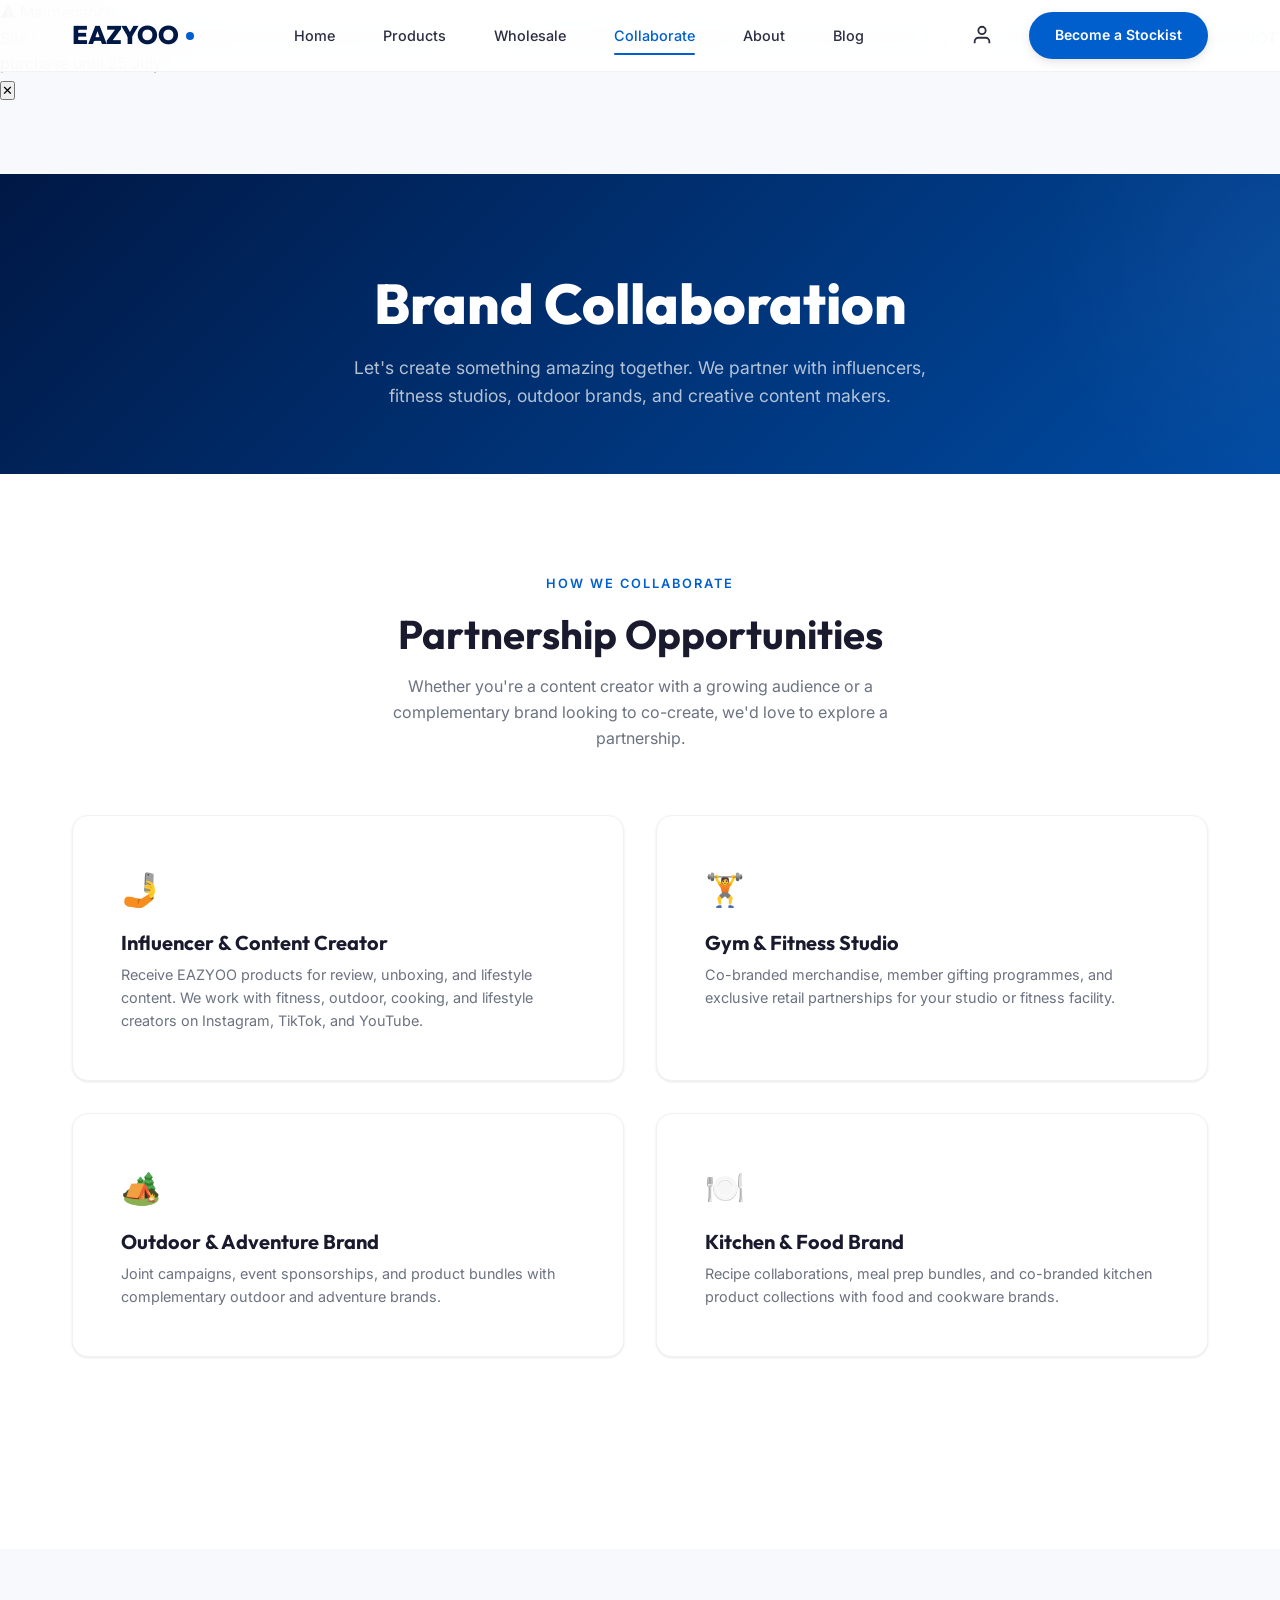
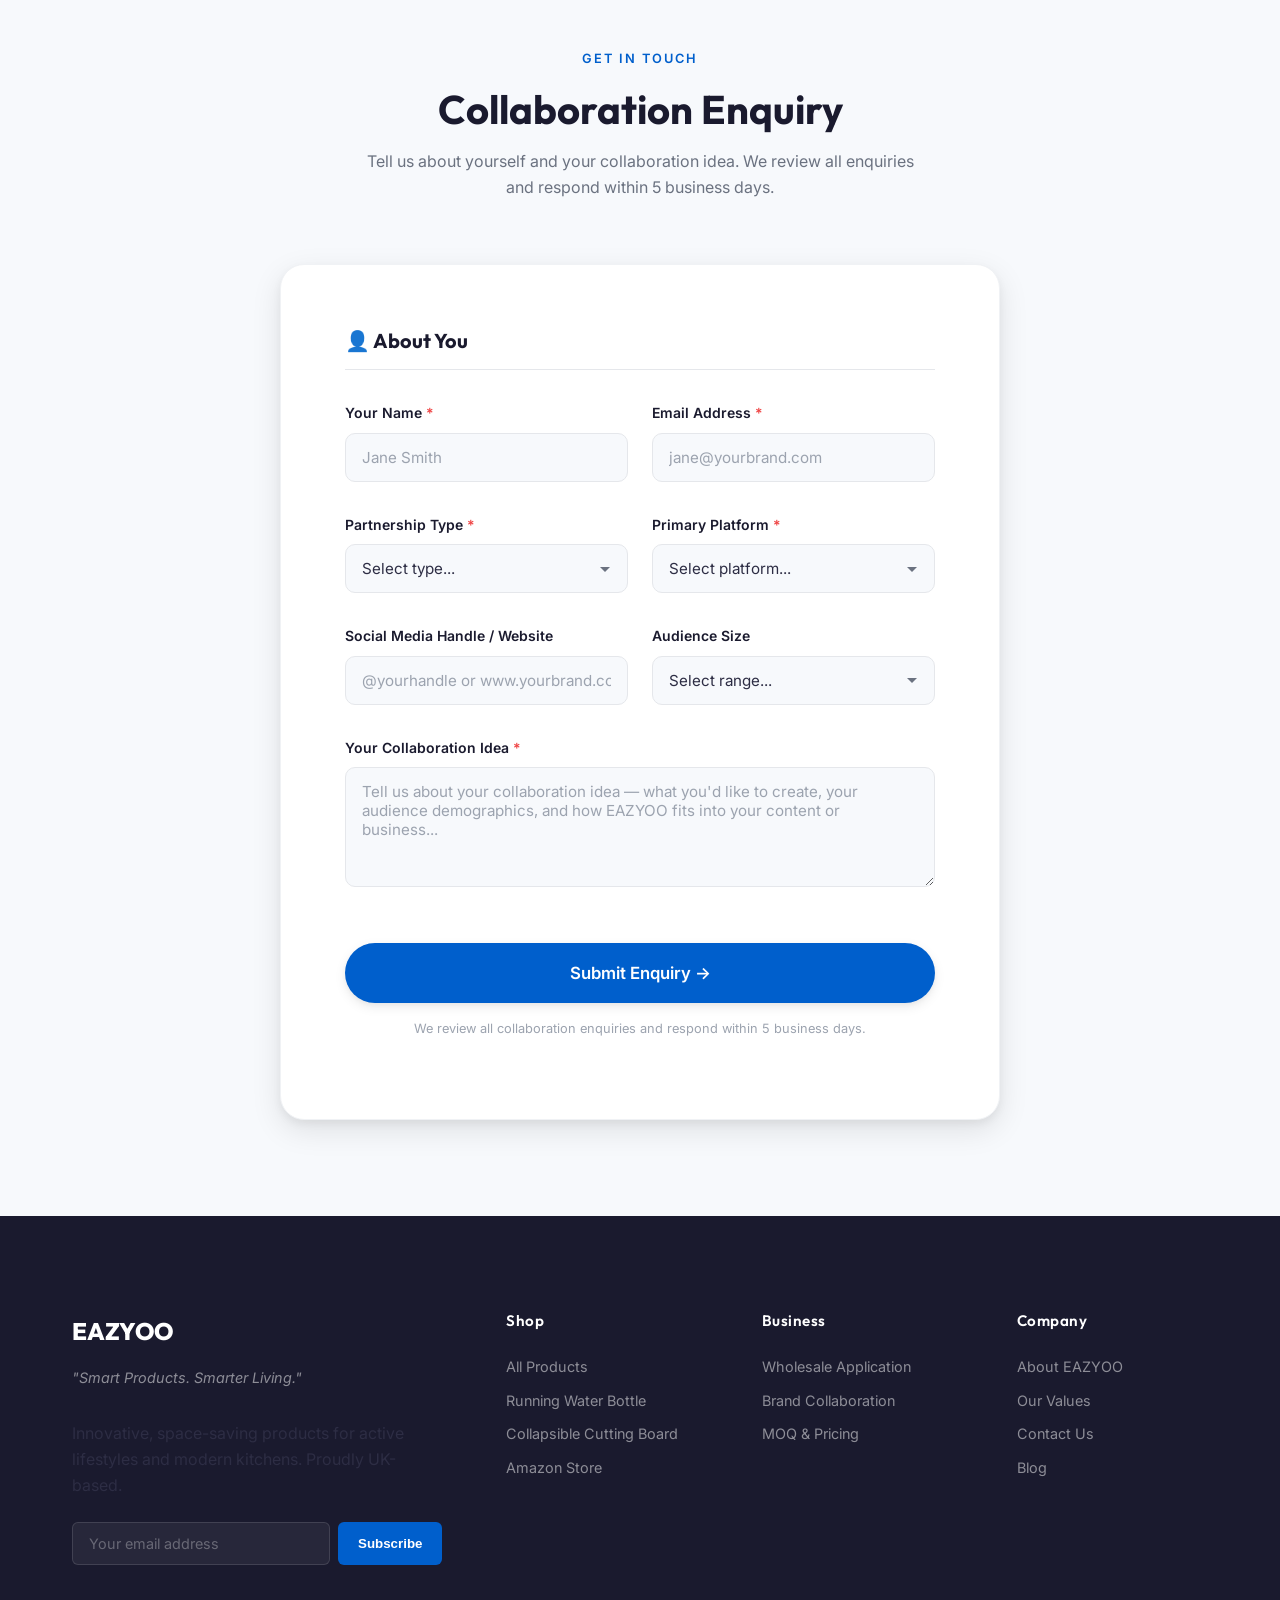
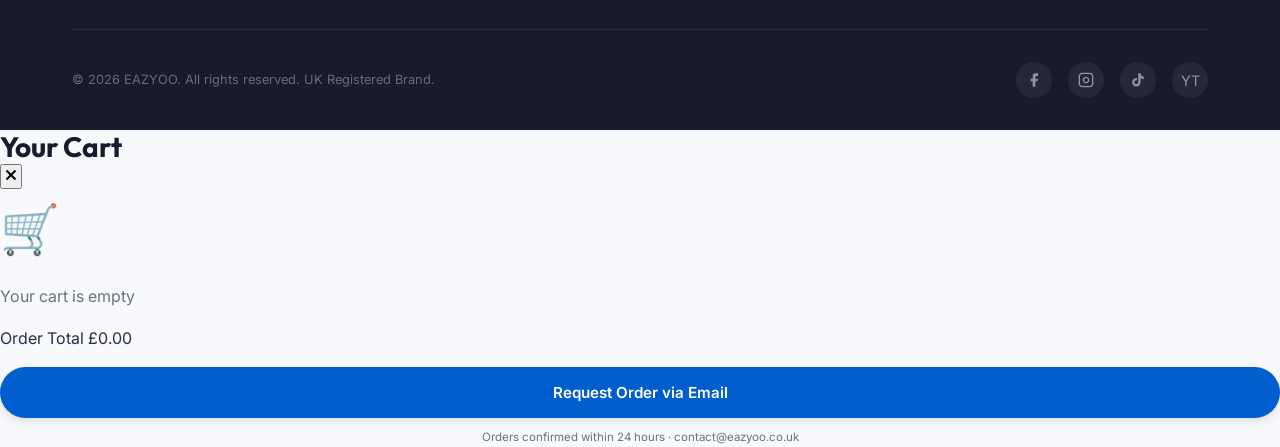
<file: collaborate.html>
<!DOCTYPE html>
<html lang="en-GB">
<head>
  <meta charset="UTF-8">
  <meta name="viewport" content="width=device-width, initial-scale=1.0">
  <title>Brand Collaboration — EAZYOO | Partner With Us</title>
  <meta name="description" content="Partner with EAZYOO — we work with influencers, fitness studios, outdoor brands, and kitchen content creators for PR gifting, co-branding, and affiliate partnerships.">
  <link rel="stylesheet" href="css/style.css">
</head>
<body>

  <!-- ========== NAVIGATION ========== -->
  <nav class="navbar" id="navbar">
    <div class="container">
      <a href="index.html" class="nav-brand">
        <span class="logo-text">EAZYOO</span>
        <span class="logo-dot"></span>
      </a>
      <div class="nav-links" id="navLinks">
        <a href="index.html">Home</a>
        <a href="products.html">Products</a>
        <a href="wholesale.html">Wholesale</a>
        <a href="collaborate.html" class="active">Collaborate</a>
        <a href="about.html">About</a>
        <a href="blog.html">Blog</a>
      </div>
      <div class="nav-actions">
        <a href="account.html" id="nav-account-link" aria-label="My Account" style="display:flex; align-items:center; color:var(--color-text); margin-right:4px; padding:8px; border-radius:50%; transition:all 0.2s;" onmouseenter="this.style.background='var(--color-bg)'" onmouseleave="this.style.background='none'">
          <svg width="22" height="22" viewBox="0 0 24 24" fill="none" stroke="currentColor" stroke-width="2"><path d="M20 21v-2a4 4 0 00-4-4H8a4 4 0 00-4 4v2"/><circle cx="12" cy="7" r="4"/></svg>
        </a>
        <a href="wholesale.html" class="btn btn-primary btn-sm nav-cta">Become a Stockist</a>
        <button class="mobile-toggle" id="mobileToggle" aria-label="Toggle menu">
          <span></span><span></span><span></span>
        </button>
      </div>
    </div>
  </nav>

  <!-- ========== PAGE HEADER ========== -->
  <div class="page-header">
    <div class="container">
      <h1>Brand Collaboration</h1>
      <p>Let's create something amazing together. We partner with influencers, fitness studios, outdoor brands, and creative content makers.</p>
    </div>
  </div>

  <!-- ========== COLLAB TYPES ========== -->
  <section class="section" style="background: var(--color-white);">
    <div class="container">
      <div class="section-header reveal">
        <span class="section-label">How We Collaborate</span>
        <h2>Partnership Opportunities</h2>
        <p>Whether you're a content creator with a growing audience or a complementary brand looking to co-create, we'd love to explore a partnership.</p>
      </div>
      
      <div class="collab-types reveal">
        <div class="collab-card">
          <div class="icon">🤳</div>
          <h4>Influencer & Content Creator</h4>
          <p>Receive EAZYOO products for review, unboxing, and lifestyle content. We work with fitness, outdoor, cooking, and lifestyle creators on Instagram, TikTok, and YouTube.</p>
        </div>
        <div class="collab-card">
          <div class="icon">🏋️</div>
          <h4>Gym & Fitness Studio</h4>
          <p>Co-branded merchandise, member gifting programmes, and exclusive retail partnerships for your studio or fitness facility.</p>
        </div>
        <div class="collab-card">
          <div class="icon">🏕️</div>
          <h4>Outdoor & Adventure Brand</h4>
          <p>Joint campaigns, event sponsorships, and product bundles with complementary outdoor and adventure brands.</p>
        </div>
        <div class="collab-card">
          <div class="icon">🍽️</div>
          <h4>Kitchen & Food Brand</h4>
          <p>Recipe collaborations, meal prep bundles, and co-branded kitchen product collections with food and cookware brands.</p>
        </div>
      </div>
    </div>
  </section>

  <!-- ========== COLLAB FORM ========== -->
  <section class="form-section section">
    <div class="container">
      <div class="section-header reveal">
        <span class="section-label">Get In Touch</span>
        <h2>Collaboration Enquiry</h2>
        <p>Tell us about yourself and your collaboration idea. We review all enquiries and respond within 5 business days.</p>
      </div>
      
      <div class="form-container reveal" id="collabFormContainer">
        <form id="collabForm" onsubmit="handleCollabSubmit(event)">
          
          <h4 style="margin-bottom: var(--space-xl); padding-bottom: var(--space-md); border-bottom: 1px solid var(--color-border);">
            👤 About You
          </h4>
          
          <div class="form-row">
            <div class="form-group">
              <label for="collabName">Your Name <span class="required">*</span></label>
              <input type="text" class="form-control" id="collabName" name="name" placeholder="Jane Smith" required>
            </div>
            <div class="form-group">
              <label for="collabEmail">Email Address <span class="required">*</span></label>
              <input type="email" class="form-control" id="collabEmail" name="email" placeholder="jane@yourbrand.com" required>
            </div>
          </div>
          
          <div class="form-row">
            <div class="form-group">
              <label for="collabType">Partnership Type <span class="required">*</span></label>
              <select class="form-control" id="collabType" name="type" required>
                <option value="" disabled selected>Select type...</option>
                <option value="influencer">Influencer / Content Creator</option>
                <option value="gym">Gym / Fitness Studio</option>
                <option value="brand">Brand / Company</option>
                <option value="media">Press / Media</option>
                <option value="event">Event / Sponsorship</option>
                <option value="other">Other</option>
              </select>
            </div>
            <div class="form-group">
              <label for="platform">Primary Platform <span class="required">*</span></label>
              <select class="form-control" id="platform" name="platform" required>
                <option value="" disabled selected>Select platform...</option>
                <option value="instagram">Instagram</option>
                <option value="tiktok">TikTok</option>
                <option value="youtube">YouTube</option>
                <option value="blog">Blog / Website</option>
                <option value="physical">Physical Location</option>
                <option value="other">Other</option>
              </select>
            </div>
          </div>
          
          <div class="form-row">
            <div class="form-group">
              <label for="handle">Social Media Handle / Website</label>
              <input type="text" class="form-control" id="handle" name="handle" placeholder="@yourhandle or www.yourbrand.com">
            </div>
            <div class="form-group">
              <label for="audience">Audience Size</label>
              <select class="form-control" id="audience" name="audience">
                <option value="" disabled selected>Select range...</option>
                <option value="1k-5k">1K – 5K followers</option>
                <option value="5k-25k">5K – 25K followers</option>
                <option value="25k-100k">25K – 100K followers</option>
                <option value="100k+">100K+ followers</option>
                <option value="na">Not applicable</option>
              </select>
            </div>
          </div>
          
          <div class="form-group">
            <label for="collabIdea">Your Collaboration Idea <span class="required">*</span></label>
            <textarea class="form-control" id="collabIdea" name="idea" placeholder="Tell us about your collaboration idea — what you'd like to create, your audience demographics, and how EAZYOO fits into your content or business..." required></textarea>
          </div>
          
          <div class="form-submit">
            <button type="submit" class="btn btn-primary btn-lg" style="width: 100%;">
              Submit Enquiry →
            </button>
            <p class="form-note">We review all collaboration enquiries and respond within 5 business days.</p>
          </div>
        </form>
        
        <div class="success-message" id="collabSuccess">
          <div class="success-icon">🤝</div>
          <h3>Enquiry Submitted!</h3>
          <p>Thank you for your interest in collaborating with EAZYOO. We'll review your proposal and get back to you soon.</p>
          <br>
          <a href="index.html" class="btn btn-primary">Back to Homepage</a>
        </div>
      </div>
    </div>
  </section>

  <!-- ========== FOOTER ========== -->
  <footer class="footer" id="footer">
    <div class="container">
      <div class="footer-grid">
        <div class="footer-brand">
          <div class="logo-text">EAZYOO</div>
          <p class="tagline">"Smart Products. Smarter Living."</p>
          <p>Innovative, space-saving products for active lifestyles and modern kitchens. Proudly UK-based.</p>
          <div class="footer-newsletter">
            <input type="email" placeholder="Your email address" aria-label="Email for newsletter">
            <button type="button">Subscribe</button>
          </div>
        </div>
        <div class="footer-column">
          <h5>Shop</h5>
          <ul>
            <li><a href="products.html">All Products</a></li>
            <li><a href="https://www.amazon.co.uk/Running-Water-Bottle-500ml-pcs/dp/B0FNC3W5CP" target="_blank" rel="noopener">Running Water Bottle</a></li>
            <li><a href="https://www.amazon.co.uk/Collapsible-Cutting-Board-Chopping-Foldable/dp/B0FN9FJXKS" target="_blank" rel="noopener">Collapsible Cutting Board</a></li>
            <li><a href="https://www.amazon.co.uk/s?me=AGGGQPAQ7YS4X" target="_blank" rel="noopener">Amazon Store</a></li>
          </ul>
        </div>
        <div class="footer-column">
          <h5>Business</h5>
          <ul>
            <li><a href="wholesale.html">Wholesale Application</a></li>
            <li><a href="collaborate.html">Brand Collaboration</a></li>
            <li><a href="wholesale.html#moq">MOQ & Pricing</a></li>
          </ul>
        </div>
        <div class="footer-column">
          <h5>Company</h5>
          <ul>
            <li><a href="about.html">About EAZYOO</a></li>
            <li><a href="about.html#values">Our Values</a></li>
            <li><a href="about.html#contact">Contact Us</a></li>
            <li><a href="blog.html">Blog</a></li>
          </ul>
        </div>
      </div>
      <div class="footer-bottom">
        <p>&copy; 2026 EAZYOO. All rights reserved. UK Registered Brand.</p>
        <div class="social-links">
          <a href="#" aria-label="Facebook">FB</a>
          <a href="#" aria-label="Instagram">IG</a>
          <a href="#" aria-label="TikTok">TT</a>
          <a href="#" aria-label="YouTube">YT</a>
        </div>
      </div>
    </div>
  </footer>

  <script src="js/cart.js"></script>
  <script src="js/main.js"></script>
  <script src="js/content.js"></script>
</body>
</html>
</file>
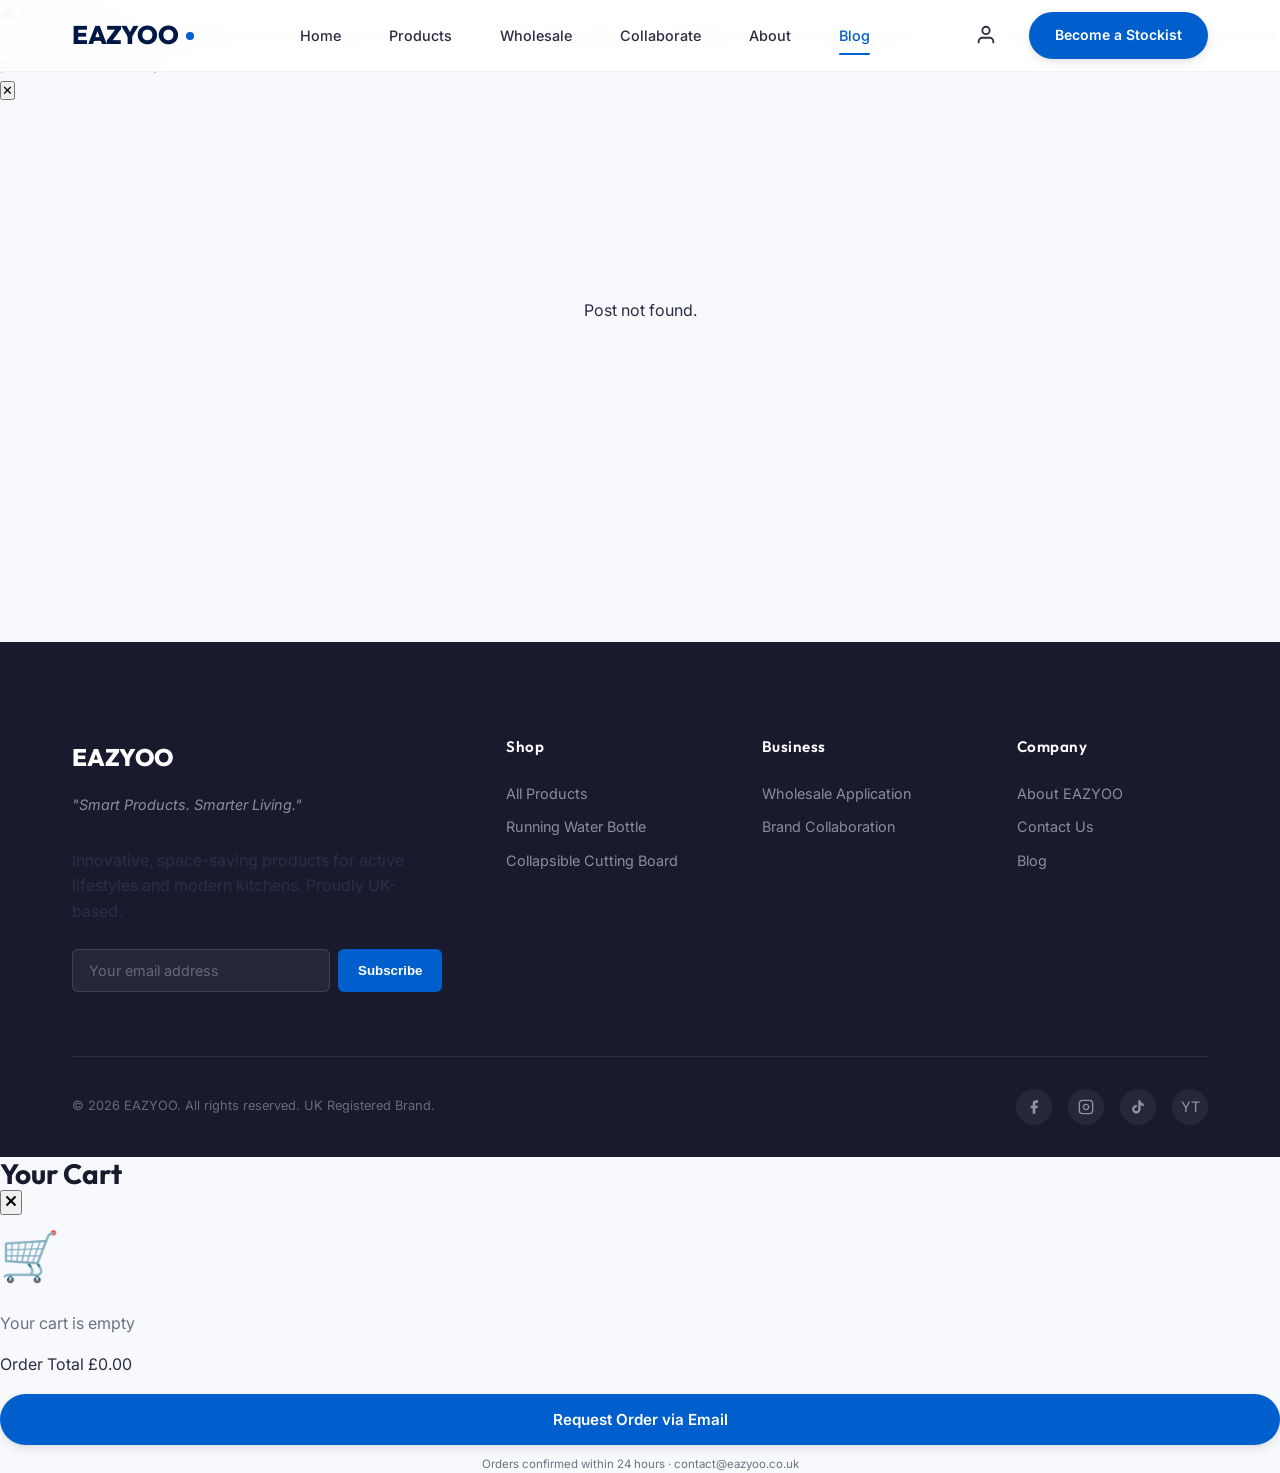
<file: post.html>
<!DOCTYPE html>
<html lang="en-GB">
<head>
  <meta charset="UTF-8">
  <meta name="viewport" content="width=device-width, initial-scale=1.0">
  <title>Post — EAZYOO</title>
  <link rel="stylesheet" href="css/style.css">
  <style>
    .post-header { padding: 40px 0; border-bottom: 1px solid var(--color-border); }
  </style>
</head>
<body>

  <!-- ========== NAVIGATION ========== -->
  <nav class="navbar" id="navbar">
    <div class="container">
      <a href="index.html" class="nav-brand">
        <span class="logo-text">EAZYOO</span>
        <span class="logo-dot"></span>
      </a>
      
      <div class="nav-links" id="navLinks">
        <a href="index.html">Home</a>
        <a href="products.html">Products</a>
        <a href="wholesale.html">Wholesale</a>
        <a href="collaborate.html">Collaborate</a>
        <a href="about.html">About</a>
        <a href="blog.html" class="active">Blog</a>
      </div>
      
      <div class="nav-actions">
        <a href="account.html" class="account-icon" aria-label="My Account" style="display:flex; align-items:center; color:var(--color-text); margin-right:8px;">
          <svg width="22" height="22" viewBox="0 0 24 24" fill="none" stroke="currentColor" stroke-width="2"><path d="M20 21v-2a4 4 0 00-4-4H8a4 4 0 00-4 4v2"/><circle cx="12" cy="7" r="4"/></svg>
        </a>
        <a href="wholesale.html" class="btn btn-primary btn-sm nav-cta">Become a Stockist</a>
        <button class="mobile-toggle" id="mobileToggle" aria-label="Toggle menu">
          <span></span>
          <span></span>
          <span></span>
        </button>
      </div>
    </div>
  </nav>

  <!-- ========== SINGLE POST VIEW ========== -->
  <section class="section" style="min-height: 60vh;">
    <div class="container" id="single-post-view">
      <!-- Dynamically populated by content.js -->
      <p style="text-align:center; padding:100px 0; color:var(--color-text-light);">Loading post...</p>
    </div>
  </section>

  <!-- ========== FOOTER ========== -->
  <footer class="footer" id="footer">
    <div class="container">
      <div class="footer-grid">
        <div class="footer-brand">
          <div class="logo-text">EAZYOO</div>
          <p class="tagline">"Smart Products. Smarter Living."</p>
          <p>Innovative, space-saving products for active lifestyles and modern kitchens. Proudly UK-based.</p>
          <div class="footer-newsletter">
            <input type="email" placeholder="Your email address" aria-label="Email for newsletter">
            <button type="button">Subscribe</button>
          </div>
        </div>
        
        <div class="footer-column">
          <h5>Shop</h5>
          <ul>
            <li><a href="products.html">All Products</a></li>
            <li><a href="https://www.amazon.co.uk/Running-Water-Bottle-500ml-pcs/dp/B0FNC3W5CP" target="_blank" rel="noopener">Running Water Bottle</a></li>
            <li><a href="https://www.amazon.co.uk/Collapsible-Cutting-Board-Chopping-Foldable/dp/B0FN9FJXKS" target="_blank" rel="noopener">Collapsible Cutting Board</a></li>
          </ul>
        </div>
        
        <div class="footer-column">
          <h5>Business</h5>
          <ul>
            <li><a href="wholesale.html">Wholesale Application</a></li>
            <li><a href="collaborate.html">Brand Collaboration</a></li>
          </ul>
        </div>
        
        <div class="footer-column">
          <h5>Company</h5>
          <ul>
            <li><a href="about.html">About EAZYOO</a></li>
            <li><a href="about.html#contact">Contact Us</a></li>
            <li><a href="blog.html">Blog</a></li>
          </ul>
        </div>
      </div>
      
      <div class="footer-bottom">
        <p>&copy; 2026 EAZYOO. All rights reserved. UK Registered Brand.</p>
        <div class="social-links">
          <a href="#" aria-label="Facebook">FB</a>
          <a href="#" aria-label="Instagram">IG</a>
          <a href="#" aria-label="TikTok">TT</a>
          <a href="#" aria-label="YouTube">YT</a>
        </div>
      </div>
    </div>
  </footer>

  <script src="js/cart.js"></script>
  <script src="js/main.js"></script>
  <script src="js/content.js"></script>
</body>
</html>
</file>
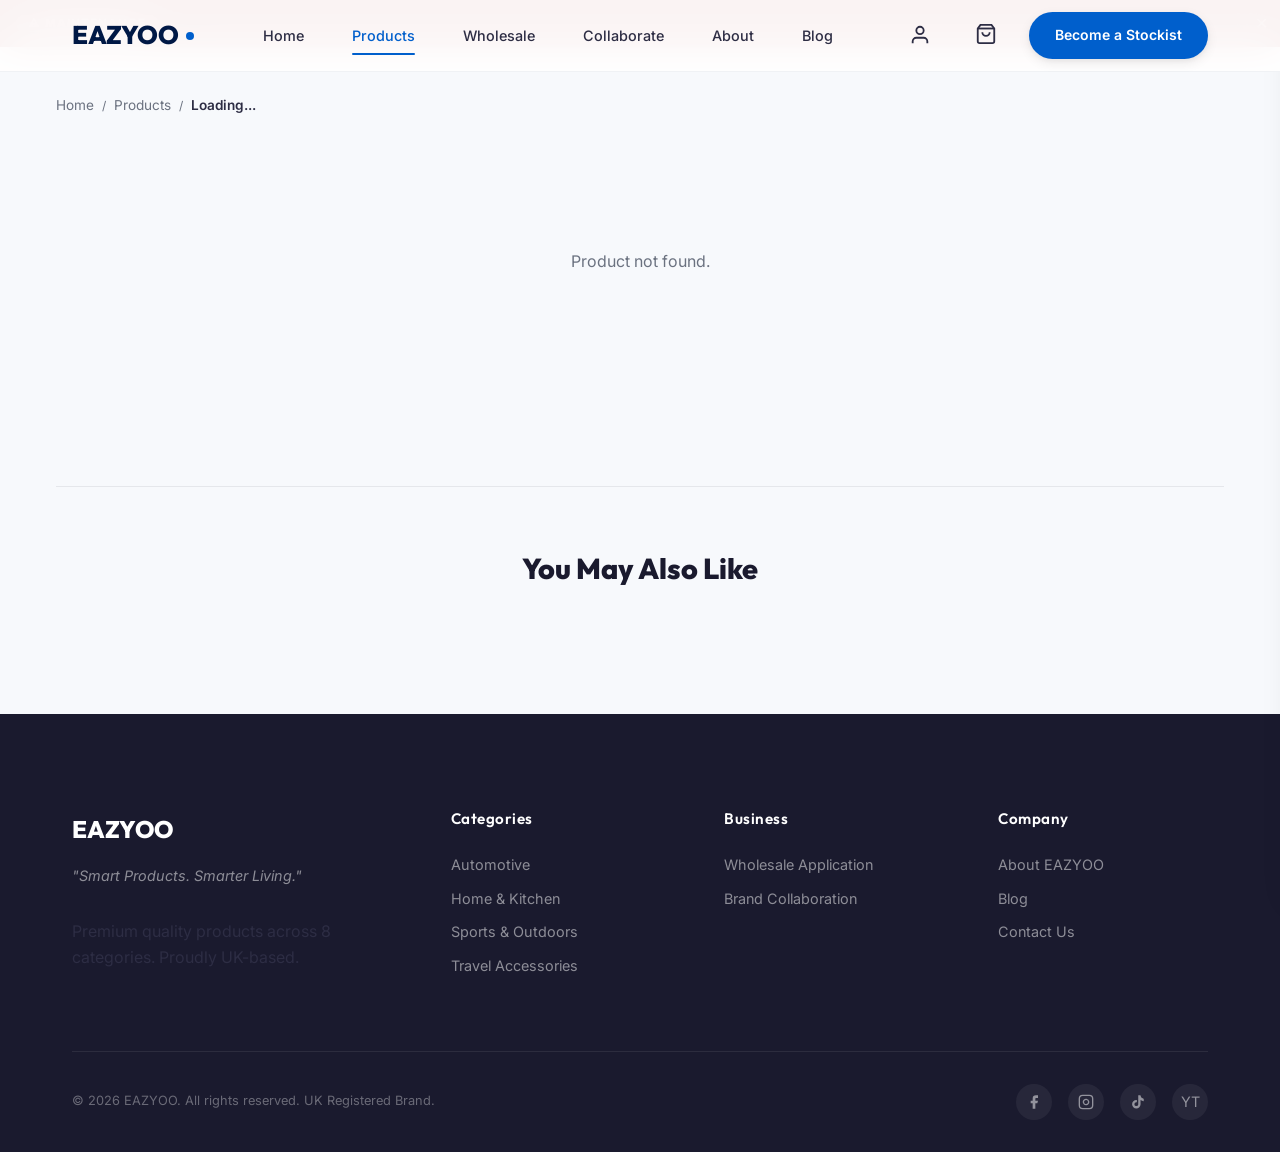
<file: product.html>
<!DOCTYPE html>
<html lang="en-GB">
<head>
  <meta charset="UTF-8">
  <meta name="viewport" content="width=device-width, initial-scale=1.0">
  <title>Product Details — EAZYOO</title>
  <meta name="description" content="View product specifications, description, features, stock status and purchase options.">
  <link rel="stylesheet" href="css/style.css">
  <link rel="stylesheet" href="css/shop.css">
</head>
<body>

  <!-- ========== NAVIGATION ========== -->
  <nav class="navbar" id="navbar">
    <div class="container">
      <a href="index.html" class="nav-brand">
        <span class="logo-text">EAZYOO</span>
        <span class="logo-dot"></span>
      </a>
      <div class="nav-links" id="navLinks">
        <a href="index.html">Home</a>
        <a href="products.html" class="active">Products</a>
        <a href="wholesale.html">Wholesale</a>
        <a href="collaborate.html">Collaborate</a>
        <a href="about.html">About</a>
        <a href="blog.html">Blog</a>
      </div>
      <div class="nav-actions">
        <a href="account.html" id="nav-account-link" aria-label="My Account" style="display:flex; align-items:center; color:var(--color-text); margin-right:4px; padding:8px; border-radius:50%; transition:all 0.2s;" onmouseenter="this.style.background='var(--color-bg)'" onmouseleave="this.style.background='none'">
          <svg width="22" height="22" viewBox="0 0 24 24" fill="none" stroke="currentColor" stroke-width="2"><path d="M20 21v-2a4 4 0 00-4-4H8a4 4 0 00-4 4v2"/><circle cx="12" cy="7" r="4"/></svg>
        </a>
        <button class="cart-btn" aria-label="Open cart">
          <svg width="22" height="22" viewBox="0 0 24 24" fill="none" stroke="currentColor" stroke-width="2"><path d="M6 2L3 6v14a2 2 0 002 2h14a2 2 0 002-2V6l-3-4z"/><line x1="3" y1="6" x2="21" y2="6"/><path d="M16 10a4 4 0 01-8 0"/></svg>
          <span class="cart-badge">0</span>
        </button>
        <a href="wholesale.html" class="btn btn-primary btn-sm nav-cta">Become a Stockist</a>
        <button class="mobile-toggle" id="mobileToggle" aria-label="Toggle menu">
          <span></span><span></span><span></span>
        </button>
      </div>
    </div>
  </nav>

  <!-- ========== NOTICE BOARD ========== -->
  <div id="site-noticeboard"></div>

  <!-- ========== PRODUCT DETAIL LAYOUT ========== -->
  <div class="product-detail-layout">
    <!-- Breadcrumb -->
    <div class="breadcrumb" id="detail-breadcrumb">
      <a href="index.html">Home</a>
      <span class="breadcrumb-separator">/</span>
      <a href="products.html">Products</a>
      <span class="breadcrumb-separator">/</span>
      <span class="breadcrumb-current" id="crumb-product-name">Loading...</span>
    </div>

    <!-- Product Grid -->
    <div class="product-detail-grid" id="product-detail-view">
      <p style="text-align:center; padding:100px 0; color:var(--color-text-light); grid-column:span 2;">Loading product details...</p>
    </div>

    <!-- Related Products -->
    <section class="related-section">
      <h2 class="related-title">You May Also Like</h2>
      <div class="products-grid" id="related-products-grid">
        <!-- Filled dynamically -->
      </div>
    </section>
  </div>

  <!-- ========== FOOTER ========== -->
  <footer class="footer" id="footer">
    <div class="container">
      <div class="footer-grid">
        <div class="footer-brand">
          <div class="logo-text">EAZYOO</div>
          <p class="tagline">"Smart Products. Smarter Living."</p>
          <p>Premium quality products across 8 categories. Proudly UK-based.</p>
        </div>
        <div class="footer-column">
          <h5>Categories</h5>
          <ul>
            <li><a href="products.html?cat=automotive">Automotive</a></li>
            <li><a href="products.html?cat=home-kitchen">Home & Kitchen</a></li>
            <li><a href="products.html?cat=sports-outdoors">Sports & Outdoors</a></li>
            <li><a href="products.html?cat=travel-accessories">Travel Accessories</a></li>
          </ul>
        </div>
        <div class="footer-column">
          <h5>Business</h5>
          <ul>
            <li><a href="wholesale.html">Wholesale Application</a></li>
            <li><a href="collaborate.html">Brand Collaboration</a></li>
          </ul>
        </div>
        <div class="footer-column">
          <h5>Company</h5>
          <ul>
            <li><a href="about.html">About EAZYOO</a></li>
            <li><a href="blog.html">Blog</a></li>
            <li><a href="about.html#contact">Contact Us</a></li>
          </ul>
        </div>
      </div>
      <div class="footer-bottom">
        <p>&copy; 2026 EAZYOO. All rights reserved. UK Registered Brand.</p>
        <div class="social-links">
          <a href="#" aria-label="Facebook">FB</a>
          <a href="#" aria-label="Instagram">IG</a>
          <a href="#" aria-label="TikTok">TT</a>
          <a href="#" aria-label="YouTube">YT</a>
        </div>
      </div>
    </div>
  </footer>

  <script src="js/cart.js"></script>
  <script src="js/main.js"></script>
  <script src="js/content.js"></script>
</body>
</html>
</file>
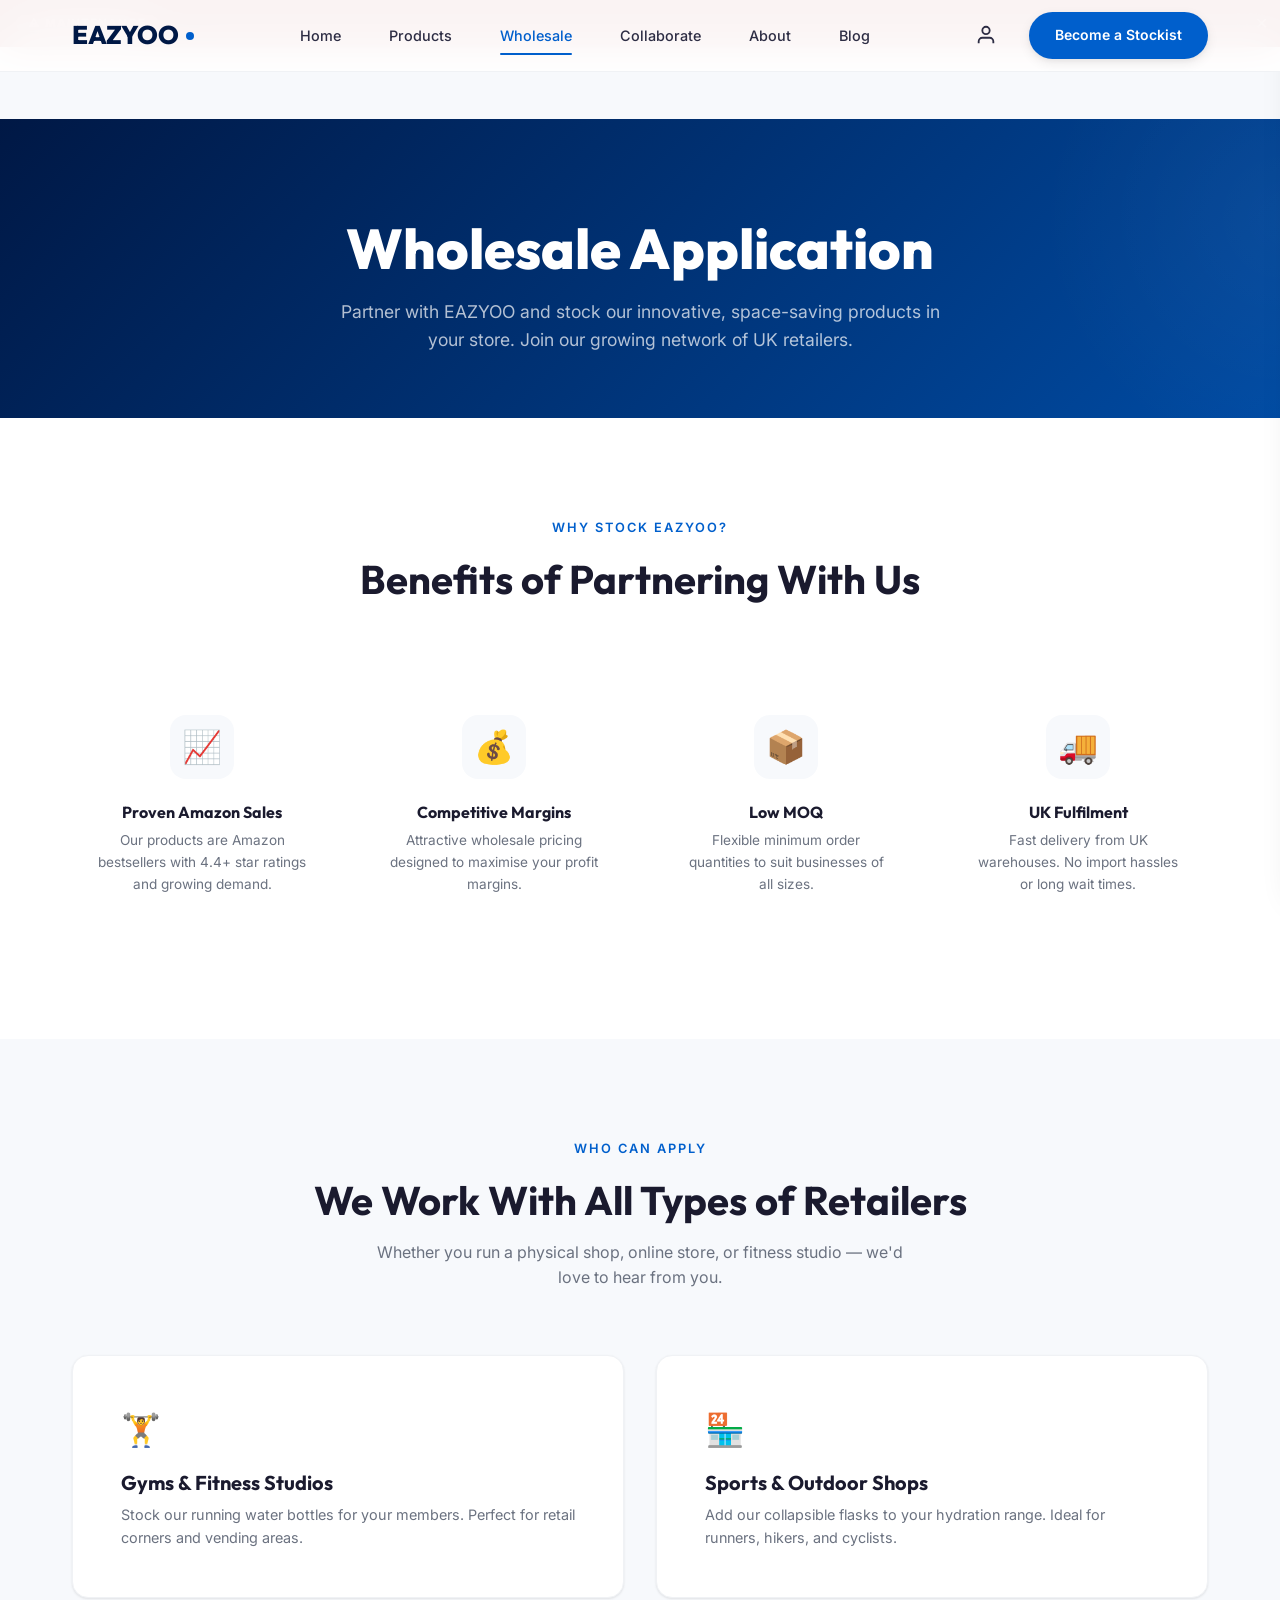
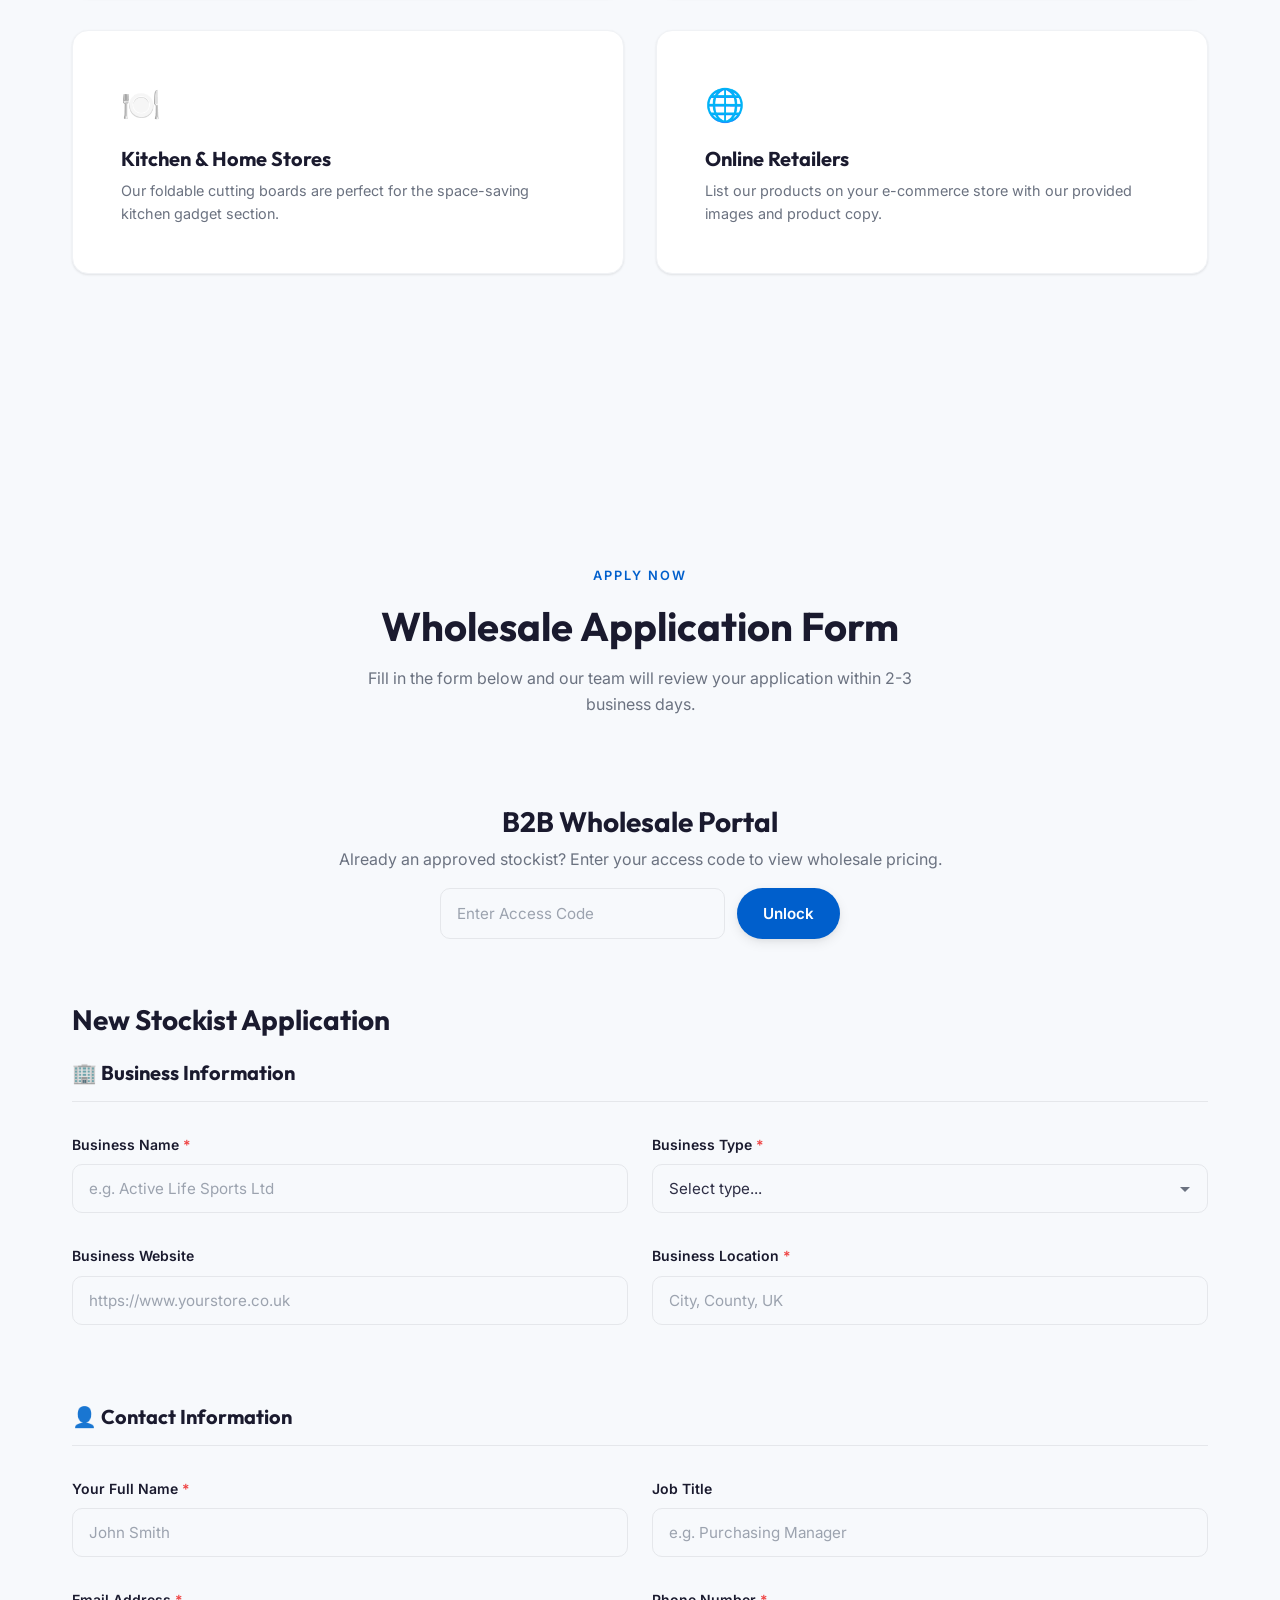
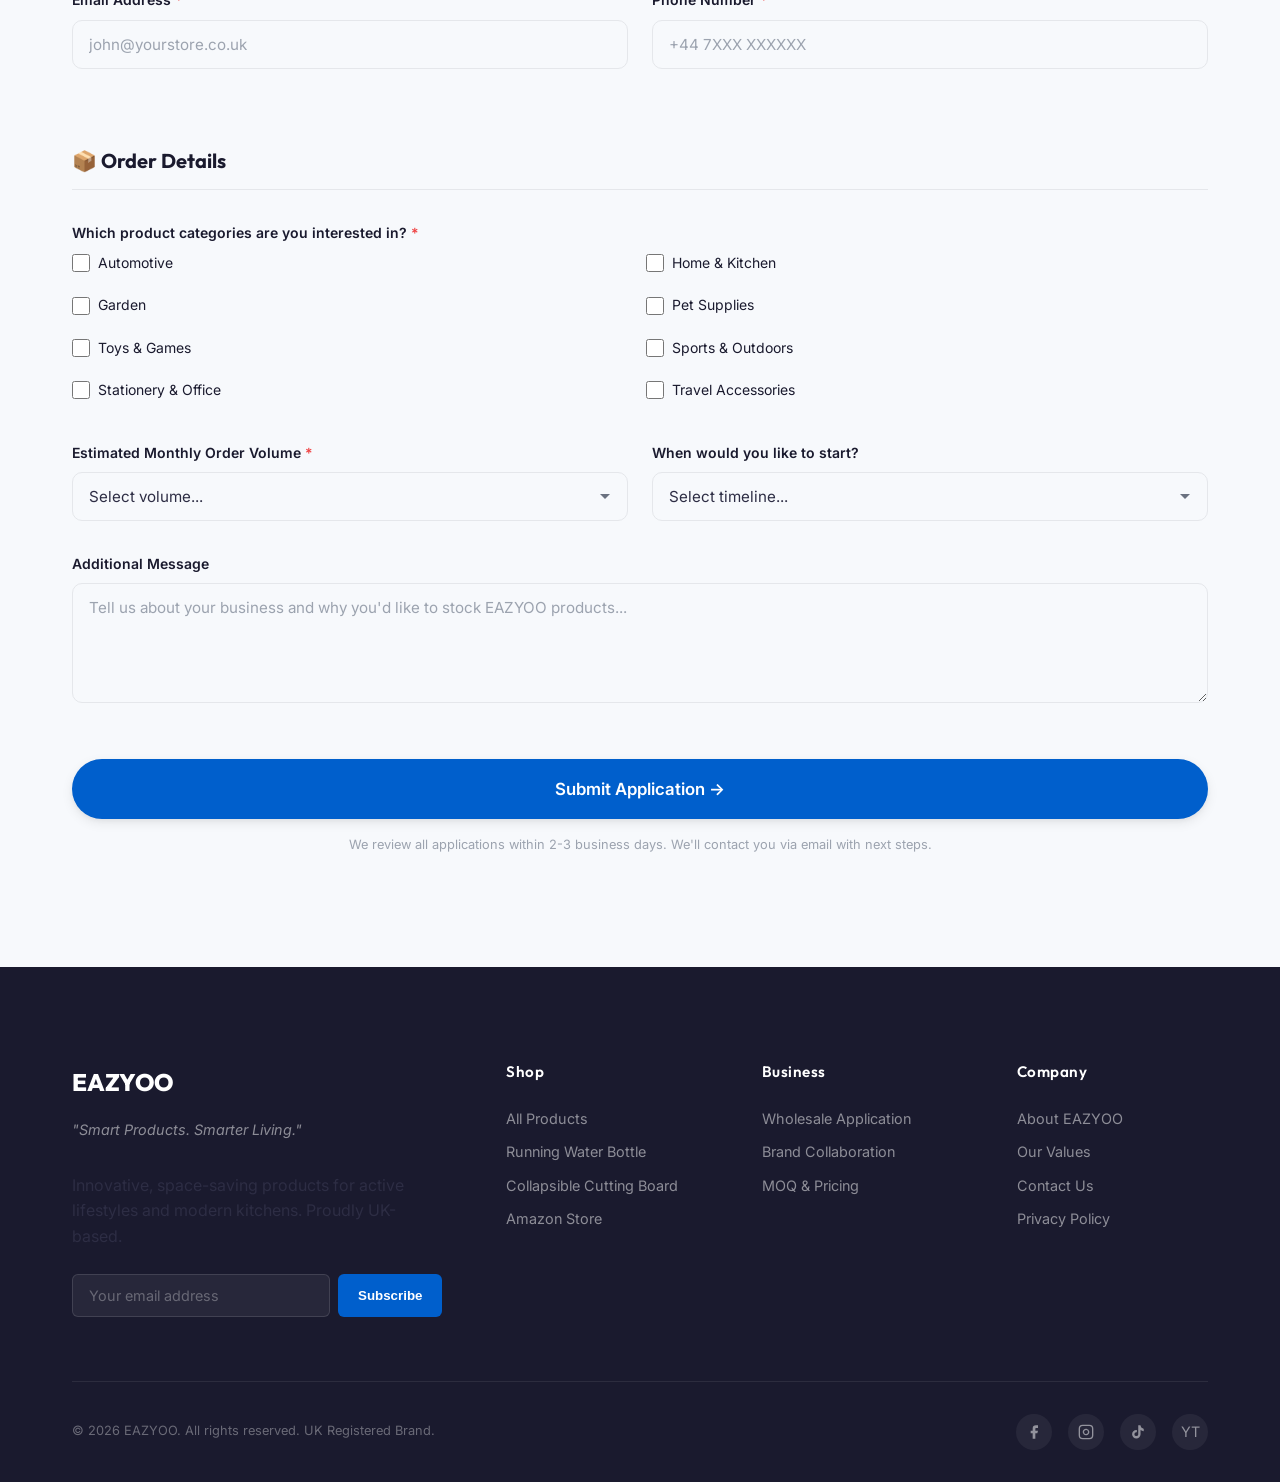
<file: wholesale.html>
<!DOCTYPE html>
<html lang="en-GB">
<head>
  <meta charset="UTF-8">
  <meta name="viewport" content="width=device-width, initial-scale=1.0">
  <title>Wholesale Application — EAZYOO | Stock Our Products</title>
  <meta name="description" content="Apply to become an EAZYOO wholesale stockist. We supply innovative kitchen and outdoor products to sports shops, kitchen stores, gyms, and online retailers across the UK.">
  <link rel="stylesheet" href="css/style.css">
  <link rel="stylesheet" href="css/shop.css">
</head>
<body>

  <!-- ========== NAVIGATION ========== -->
  <nav class="navbar" id="navbar">
    <div class="container">
      <a href="index.html" class="nav-brand">
        <span class="logo-text">EAZYOO</span>
        <span class="logo-dot"></span>
      </a>
      <div class="nav-links" id="navLinks">
        <a href="index.html">Home</a>
        <a href="products.html">Products</a>
        <a href="wholesale.html" class="active">Wholesale</a>
        <a href="collaborate.html">Collaborate</a>
        <a href="about.html">About</a>
        <a href="blog.html">Blog</a>
      </div>
      <div class="nav-actions">
        <a href="account.html" class="account-icon" aria-label="My Account" style="display:flex; align-items:center; color:var(--color-text); margin-right:8px;">
          <svg width="22" height="22" viewBox="0 0 24 24" fill="none" stroke="currentColor" stroke-width="2"><path d="M20 21v-2a4 4 0 00-4-4H8a4 4 0 00-4 4v2"/><circle cx="12" cy="7" r="4"/></svg>
        </a>
        <a href="wholesale.html" class="btn btn-primary btn-sm nav-cta">Become a Stockist</a>
        <button class="mobile-toggle" id="mobileToggle" aria-label="Toggle menu">
          <span></span><span></span><span></span>
        </button>
      </div>
    </div>
  </nav>

  <!-- ========== NOTICE BOARD ========== -->
  <div id="site-noticeboard"></div>

  <!-- ========== PAGE HEADER ========== -->
  <div class="page-header">
    <div class="container">
      <h1>Wholesale Application</h1>
      <p>Partner with EAZYOO and stock our innovative, space-saving products in your store. Join our growing network of UK retailers.</p>
    </div>
  </div>

  <!-- ========== WHY STOCK EAZYOO ========== -->
  <section class="section" style="background: var(--color-white);">
    <div class="container">
      <div class="section-header reveal">
        <span class="section-label">Why Stock EAZYOO?</span>
        <h2>Benefits of Partnering With Us</h2>
      </div>
      <div class="values-grid">
        <div class="value-card reveal reveal-delay-1">
          <div class="value-icon">📈</div>
          <h4>Proven Amazon Sales</h4>
          <p>Our products are Amazon bestsellers with 4.4+ star ratings and growing demand.</p>
        </div>
        <div class="value-card reveal reveal-delay-2">
          <div class="value-icon">💰</div>
          <h4>Competitive Margins</h4>
          <p>Attractive wholesale pricing designed to maximise your profit margins.</p>
        </div>
        <div class="value-card reveal reveal-delay-3">
          <div class="value-icon">📦</div>
          <h4>Low MOQ</h4>
          <p>Flexible minimum order quantities to suit businesses of all sizes.</p>
        </div>
        <div class="value-card reveal reveal-delay-4">
          <div class="value-icon">🚚</div>
          <h4>UK Fulfilment</h4>
          <p>Fast delivery from UK warehouses. No import hassles or long wait times.</p>
        </div>
      </div>
    </div>
  </section>

  <!-- ========== WHO CAN APPLY ========== -->
  <section class="section" id="moq">
    <div class="container">
      <div class="section-header reveal">
        <span class="section-label">Who Can Apply</span>
        <h2>We Work With All Types of Retailers</h2>
        <p>Whether you run a physical shop, online store, or fitness studio — we'd love to hear from you.</p>
      </div>
      <div class="collab-types reveal">
        <div class="collab-card">
          <div class="icon">🏋️</div>
          <h4>Gyms & Fitness Studios</h4>
          <p>Stock our running water bottles for your members. Perfect for retail corners and vending areas.</p>
        </div>
        <div class="collab-card">
          <div class="icon">🏪</div>
          <h4>Sports & Outdoor Shops</h4>
          <p>Add our collapsible flasks to your hydration range. Ideal for runners, hikers, and cyclists.</p>
        </div>
        <div class="collab-card">
          <div class="icon">🍽️</div>
          <h4>Kitchen & Home Stores</h4>
          <p>Our foldable cutting boards are perfect for the space-saving kitchen gadget section.</p>
        </div>
        <div class="collab-card">
          <div class="icon">🌐</div>
          <h4>Online Retailers</h4>
          <p>List our products on your e-commerce store with our provided images and product copy.</p>
        </div>
      </div>
    </div>
  </section>

  <!-- ========== APPLICATION FORM ========== -->
  <section class="form-section section">
    <div class="container">
      <div class="section-header reveal">
        <span class="section-label">Apply Now</span>
        <h2>Wholesale Application Form</h2>
        <p>Fill in the form below and our team will review your application within 2-3 business days.</p>
      </div>
      
      <div class="wholesale-form-wrapper reveal">
        
        <!-- B2B Portal Login -->
        <div id="b2b-login-section" style="background:var(--color-surface); padding:24px; border-radius:12px; margin-bottom:40px; border:2px solid var(--color-primary); display:flex; flex-direction:column; align-items:center; text-align:center;">
          <h3 style="margin-bottom:8px;">B2B Wholesale Portal</h3>
          <p style="color:var(--color-text-light); margin-bottom:16px;">Already an approved stockist? Enter your access code to view wholesale pricing.</p>
          <div style="display:flex; gap:12px; max-width:400px; width:100%;">
            <input type="password" id="b2b-access-code" class="form-control" placeholder="Enter Access Code" style="flex-grow:1;">
            <button class="btn btn-primary" onclick="loginB2B()">Unlock</button>
          </div>
          <p id="b2b-error" style="color:red; margin-top:8px; display:none;">Invalid code</p>
        </div>
        
        <script>
          // B2B Login logic
          if (localStorage.getItem('eazyoo_wholesale_logged_in') === 'true') {
            document.getElementById('b2b-login-section').innerHTML = `
              <h3 style="margin-bottom:8px; color:var(--color-primary);">✅ Wholesale Access Unlocked</h3>
              <p style="color:var(--color-text-light); margin-bottom:16px;">You are currently browsing with B2B pricing enabled.</p>
              <div style="display:flex; gap:12px;">
                <a href="products.html" class="btn btn-primary">Browse Products</a>
                <button class="btn btn-outline" style="color:var(--color-text); border-color:var(--color-border);" onclick="logoutB2B()">Lock Prices</button>
              </div>
            `;
          }
          function loginB2B() {
            const code = document.getElementById('b2b-access-code').value;
            if (code === 'B2B_EAZYOO') {
              localStorage.setItem('eazyoo_wholesale_logged_in', 'true');
              window.location.reload();
            } else {
              document.getElementById('b2b-error').style.display = 'block';
            }
          }
          function logoutB2B() {
            localStorage.removeItem('eazyoo_wholesale_logged_in');
            window.location.reload();
          }
        </script>

        <form id="wholesaleForm" class="wholesale-form" onsubmit="event.preventDefault(); document.getElementById('wholesaleForm').style.display='none'; document.getElementById('wholesaleSuccess').style.display='block';">
          
          <h3 style="margin-bottom:24px;">New Stockist Application</h3>
          <!-- Business Information -->
          <h4 style="margin-bottom: var(--space-xl); padding-bottom: var(--space-md); border-bottom: 1px solid var(--color-border);">
            🏢 Business Information
          </h4>
          
          <div class="form-row">
            <div class="form-group">
              <label for="businessName">Business Name <span class="required">*</span></label>
              <input type="text" class="form-control" id="businessName" name="businessName" placeholder="e.g. Active Life Sports Ltd" required>
            </div>
            <div class="form-group">
              <label for="businessType">Business Type <span class="required">*</span></label>
              <select class="form-control" id="businessType" name="businessType" required>
                <option value="" disabled selected>Select type...</option>
                <option value="physical-retail">Physical Retail Store</option>
                <option value="online-retail">Online Retailer</option>
                <option value="gym-fitness">Gym / Fitness Studio</option>
                <option value="outdoor-store">Outdoor / Adventure Store</option>
                <option value="kitchen-home">Kitchen & Home Store</option>
                <option value="gift-shop">Gift Shop</option>
                <option value="department-store">Department Store</option>
                <option value="distributor">Distributor</option>
                <option value="other">Other</option>
              </select>
            </div>
          </div>
          
          <div class="form-row">
            <div class="form-group">
              <label for="website">Business Website</label>
              <input type="url" class="form-control" id="website" name="website" placeholder="https://www.yourstore.co.uk">
            </div>
            <div class="form-group">
              <label for="businessAddress">Business Location <span class="required">*</span></label>
              <input type="text" class="form-control" id="businessAddress" name="businessAddress" placeholder="City, County, UK" required>
            </div>
          </div>
          
          <!-- Contact Information -->
          <h4 style="margin: var(--space-2xl) 0 var(--space-xl); padding-bottom: var(--space-md); border-bottom: 1px solid var(--color-border);">
            👤 Contact Information
          </h4>
          
          <div class="form-row">
            <div class="form-group">
              <label for="contactName">Your Full Name <span class="required">*</span></label>
              <input type="text" class="form-control" id="contactName" name="contactName" placeholder="John Smith" required>
            </div>
            <div class="form-group">
              <label for="jobTitle">Job Title</label>
              <input type="text" class="form-control" id="jobTitle" name="jobTitle" placeholder="e.g. Purchasing Manager">
            </div>
          </div>
          
          <div class="form-row">
            <div class="form-group">
              <label for="email">Email Address <span class="required">*</span></label>
              <input type="email" class="form-control" id="email" name="email" placeholder="john@yourstore.co.uk" required>
            </div>
            <div class="form-group">
              <label for="phone">Phone Number <span class="required">*</span></label>
              <input type="tel" class="form-control" id="phone" name="phone" placeholder="+44 7XXX XXXXXX" required>
            </div>
          </div>
          
          <!-- Order Details -->
          <h4 style="margin: var(--space-2xl) 0 var(--space-xl); padding-bottom: var(--space-md); border-bottom: 1px solid var(--color-border);">
            📦 Order Details
          </h4>
          
          <div class="form-group">
            <label>Which product categories are you interested in? <span class="required">*</span></label>
            <div class="checkbox-group" style="display: grid; grid-template-columns: 1fr 1fr; gap: 12px;">
              <label><input type="checkbox" name="categories" value="automotive"> Automotive</label>
              <label><input type="checkbox" name="categories" value="home-kitchen"> Home & Kitchen</label>
              <label><input type="checkbox" name="categories" value="garden"> Garden</label>
              <label><input type="checkbox" name="categories" value="pet-supplies"> Pet Supplies</label>
              <label><input type="checkbox" name="categories" value="toys-games"> Toys & Games</label>
              <label><input type="checkbox" name="categories" value="sports-outdoors"> Sports & Outdoors</label>
              <label><input type="checkbox" name="categories" value="stationery-office"> Stationery & Office</label>
              <label><input type="checkbox" name="categories" value="travel"> Travel Accessories</label>
            </div>
          </div>
          
          <div class="form-row">
            <div class="form-group">
              <label for="orderVolume">Estimated Monthly Order Volume <span class="required">*</span></label>
              <select class="form-control" id="orderVolume" name="orderVolume" required>
                <option value="" disabled selected>Select volume...</option>
                <option value="10-50">10 – 50 units</option>
                <option value="50-100">50 – 100 units</option>
                <option value="100-500">100 – 500 units</option>
                <option value="500-1000">500 – 1,000 units</option>
                <option value="1000+">1,000+ units</option>
              </select>
            </div>
            <div class="form-group">
              <label for="timeline">When would you like to start?</label>
              <select class="form-control" id="timeline" name="timeline">
                <option value="" disabled selected>Select timeline...</option>
                <option value="immediately">Immediately</option>
                <option value="1-month">Within 1 month</option>
                <option value="3-months">Within 3 months</option>
                <option value="exploring">Just exploring</option>
              </select>
            </div>
          </div>
          
          <div class="form-group">
            <label for="message">Additional Message</label>
            <textarea class="form-control" id="message" name="message" placeholder="Tell us about your business and why you'd like to stock EAZYOO products..."></textarea>
          </div>
          
          <div class="form-submit">
            <button type="submit" class="btn btn-primary btn-lg" style="width: 100%;">
              Submit Application →
            </button>
            <p class="form-note">We review all applications within 2-3 business days. We'll contact you via email with next steps.</p>
          </div>
        </form>
        
        <!-- Success Message -->
        <div class="success-message" id="wholesaleSuccess">
          <div class="success-icon">✅</div>
          <h3>Application Submitted!</h3>
          <p>Thank you for your interest in stocking EAZYOO products. Our team will review your application and get back to you within 2-3 business days.</p>
          <br>
          <a href="index.html" class="btn btn-primary">Back to Homepage</a>
        </div>
      </div>
    </div>
  </section>

  <!-- ========== FOOTER ========== -->
  <footer class="footer" id="footer">
    <div class="container">
      <div class="footer-grid">
        <div class="footer-brand">
          <div class="logo-text">EAZYOO</div>
          <p class="tagline">"Smart Products. Smarter Living."</p>
          <p>Innovative, space-saving products for active lifestyles and modern kitchens. Proudly UK-based.</p>
          <div class="footer-newsletter">
            <input type="email" placeholder="Your email address" aria-label="Email for newsletter">
            <button type="button">Subscribe</button>
          </div>
        </div>
        <div class="footer-column">
          <h5>Shop</h5>
          <ul>
            <li><a href="products.html">All Products</a></li>
            <li><a href="https://www.amazon.co.uk/Running-Water-Bottle-500ml-pcs/dp/B0FNC3W5CP" target="_blank" rel="noopener">Running Water Bottle</a></li>
            <li><a href="https://www.amazon.co.uk/Collapsible-Cutting-Board-Chopping-Foldable/dp/B0FN9FJXKS" target="_blank" rel="noopener">Collapsible Cutting Board</a></li>
            <li><a href="https://www.amazon.co.uk/s?me=AGGGQPAQ7YS4X" target="_blank" rel="noopener">Amazon Store</a></li>
          </ul>
        </div>
        <div class="footer-column">
          <h5>Business</h5>
          <ul>
            <li><a href="wholesale.html">Wholesale Application</a></li>
            <li><a href="collaborate.html">Brand Collaboration</a></li>
            <li><a href="wholesale.html#moq">MOQ & Pricing</a></li>
          </ul>
        </div>
        <div class="footer-column">
          <h5>Company</h5>
          <ul>
            <li><a href="about.html">About EAZYOO</a></li>
            <li><a href="about.html#values">Our Values</a></li>
            <li><a href="about.html#contact">Contact Us</a></li>
            <li><a href="#">Privacy Policy</a></li>
          </ul>
        </div>
      </div>
      <div class="footer-bottom">
        <p>&copy; 2026 EAZYOO. All rights reserved. UK Registered Brand.</p>
        <div class="social-links">
          <a href="#" aria-label="Facebook">FB</a>
          <a href="#" aria-label="Instagram">IG</a>
          <a href="#" aria-label="TikTok">TT</a>
          <a href="#" aria-label="YouTube">YT</a>
        </div>
      </div>
    </div>
  </footer>

  <script src="js/cart.js"></script>
  <script src="js/main.js"></script>
  <script src="js/content.js"></script>
</body>
</html>
</file>
<file: css/style.css>
/* ============================================
   EAZYOO Design System
   "Smart Products. Smarter Living."
   ============================================ */

/* === GOOGLE FONTS === */
@import url('https://fonts.googleapis.com/css2?family=Inter:wght@300;400;500;600;700&family=Outfit:wght@400;500;600;700;800&display=swap');

/* === CSS CUSTOM PROPERTIES === */
:root {
  /* Brand Colors */
  --color-ocean-blue: #005FCC;
  --color-ocean-blue-light: #3385D6;
  --color-ocean-blue-dark: #004BA3;
  --color-sage-green: #4A7C59;
  --color-sage-green-light: #6B9C7A;
  --color-sage-green-dark: #3A6347;
  --color-warm-amber: #F5A623;
  --color-warm-amber-light: #F7B84D;
  --color-warm-amber-dark: #D48E15;
  --color-navy: #001845;
  --color-navy-light: #0A2A5E;
  
  /* Neutrals */
  --color-bg: #F7F9FC;
  --color-bg-alt: #EDF1F7;
  --color-white: #FFFFFF;
  --color-charcoal: #1A1A2E;
  --color-text: #2D2D44;
  --color-text-light: #6B7280;
  --color-text-lighter: #9CA3AF;
  --color-border: #E5E7EB;
  --color-border-light: #F0F2F5;
  
  /* Typography */
  --font-heading: 'Outfit', sans-serif;
  --font-body: 'Inter', sans-serif;
  
  /* Spacing */
  --space-xs: 0.25rem;
  --space-sm: 0.5rem;
  --space-md: 1rem;
  --space-lg: 1.5rem;
  --space-xl: 2rem;
  --space-2xl: 3rem;
  --space-3xl: 4rem;
  --space-4xl: 6rem;
  --space-5xl: 8rem;
  
  /* Borders */
  --radius-sm: 6px;
  --radius-md: 10px;
  --radius-lg: 16px;
  --radius-xl: 24px;
  --radius-full: 999px;
  
  /* Shadows */
  --shadow-sm: 0 1px 3px rgba(0,0,0,0.06), 0 1px 2px rgba(0,0,0,0.04);
  --shadow-md: 0 4px 12px rgba(0,0,0,0.08), 0 2px 4px rgba(0,0,0,0.04);
  --shadow-lg: 0 10px 30px rgba(0,0,0,0.1), 0 4px 8px rgba(0,0,0,0.05);
  --shadow-xl: 0 20px 50px rgba(0,0,0,0.12), 0 8px 16px rgba(0,0,0,0.06);
  --shadow-glow-blue: 0 0 20px rgba(0,95,204,0.3);
  --shadow-glow-green: 0 0 20px rgba(74,124,89,0.3);
  --shadow-glow-amber: 0 0 20px rgba(245,166,35,0.3);
  
  /* Transitions */
  --transition-fast: 150ms cubic-bezier(0.4, 0, 0.2, 1);
  --transition-base: 250ms cubic-bezier(0.4, 0, 0.2, 1);
  --transition-slow: 400ms cubic-bezier(0.4, 0, 0.2, 1);
  --transition-spring: 500ms cubic-bezier(0.34, 1.56, 0.64, 1);
  
  /* Layout */
  --container-max: 1200px;
  --container-wide: 1400px;
  --nav-height: 72px;
}

/* === RESET & BASE === */
*,
*::before,
*::after {
  box-sizing: border-box;
  margin: 0;
  padding: 0;
}

html {
  scroll-behavior: smooth;
  -webkit-font-smoothing: antialiased;
  -moz-osx-font-smoothing: grayscale;
}

body {
  font-family: var(--font-body);
  font-size: 16px;
  line-height: 1.6;
  color: var(--color-text);
  background-color: var(--color-bg);
  overflow-x: hidden;
}

img {
  max-width: 100%;
  height: auto;
  display: block;
}

a {
  text-decoration: none;
  color: inherit;
  transition: color var(--transition-fast);
}

ul, ol {
  list-style: none;
}

/* === TYPOGRAPHY === */
h1, h2, h3, h4, h5, h6 {
  font-family: var(--font-heading);
  font-weight: 700;
  line-height: 1.2;
  color: var(--color-charcoal);
}

h1 { font-size: clamp(2.2rem, 5vw, 3.5rem); font-weight: 800; }
h2 { font-size: clamp(1.8rem, 3.5vw, 2.5rem); }
h3 { font-size: clamp(1.3rem, 2.5vw, 1.75rem); }
h4 { font-size: 1.25rem; }
h5 { font-size: 1.1rem; }

p {
  margin-bottom: var(--space-md);
  color: var(--color-text);
}

.text-light { color: var(--color-text-light); }
.text-white { color: var(--color-white); }
.text-center { text-align: center; }

/* === LAYOUT === */
.container {
  max-width: var(--container-max);
  margin: 0 auto;
  padding: 0 var(--space-xl);
}

.container-wide {
  max-width: var(--container-wide);
  margin: 0 auto;
  padding: 0 var(--space-xl);
}

.section {
  padding: var(--space-4xl) 0;
}

.section-sm {
  padding: var(--space-2xl) 0;
}

/* === BUTTONS === */
.btn {
  display: inline-flex;
  align-items: center;
  justify-content: center;
  gap: var(--space-sm);
  padding: 14px 32px;
  font-family: var(--font-body);
  font-size: 0.95rem;
  font-weight: 600;
  border: 2px solid transparent;
  border-radius: var(--radius-full);
  cursor: pointer;
  transition: all var(--transition-base);
  text-decoration: none;
  white-space: nowrap;
  position: relative;
  overflow: hidden;
}

.btn::after {
  content: '';
  position: absolute;
  top: 50%;
  left: 50%;
  width: 0;
  height: 0;
  background: rgba(255,255,255,0.15);
  border-radius: 50%;
  transform: translate(-50%, -50%);
  transition: width 0.5s, height 0.5s;
}

.btn:hover::after {
  width: 300px;
  height: 300px;
}

.btn-primary {
  background: var(--color-ocean-blue);
  color: var(--color-white);
  box-shadow: var(--shadow-md);
}

.btn-primary:hover {
  background: var(--color-ocean-blue-dark);
  box-shadow: var(--shadow-glow-blue);
  transform: translateY(-2px);
}

.btn-secondary {
  background: var(--color-sage-green);
  color: var(--color-white);
  box-shadow: var(--shadow-md);
}

.btn-secondary:hover {
  background: var(--color-sage-green-dark);
  box-shadow: var(--shadow-glow-green);
  transform: translateY(-2px);
}

.btn-amber {
  background: var(--color-warm-amber);
  color: var(--color-charcoal);
  box-shadow: var(--shadow-md);
  font-weight: 700;
}

.btn-amber:hover {
  background: var(--color-warm-amber-dark);
  box-shadow: var(--shadow-glow-amber);
  transform: translateY(-2px);
  color: var(--color-white);
}

.btn-outline {
  background: transparent;
  border-color: var(--color-white);
  color: var(--color-white);
}

.btn-outline:hover {
  background: var(--color-white);
  color: var(--color-charcoal);
  transform: translateY(-2px);
}

.btn-sm {
  padding: 10px 24px;
  font-size: 0.875rem;
}

.btn-lg {
  padding: 18px 40px;
  font-size: 1.05rem;
}

.btn-icon {
  font-size: 1.1em;
}

/* === NAVIGATION === */
.navbar {
  position: fixed;
  top: 0;
  left: 0;
  right: 0;
  height: var(--nav-height);
  background: rgba(255, 255, 255, 0.95);
  backdrop-filter: blur(20px);
  -webkit-backdrop-filter: blur(20px);
  border-bottom: 1px solid var(--color-border-light);
  z-index: 1000;
  transition: all var(--transition-base);
}

.navbar.scrolled {
  box-shadow: var(--shadow-md);
  background: rgba(255, 255, 255, 0.98);
}

.navbar .container {
  display: flex;
  align-items: center;
  justify-content: space-between;
  height: 100%;
}

.nav-brand {
  display: flex;
  align-items: center;
  gap: var(--space-sm);
}

.nav-brand .logo-text {
  font-family: var(--font-heading);
  font-size: 1.6rem;
  font-weight: 800;
  color: var(--color-navy);
  letter-spacing: -0.5px;
}

.nav-brand .logo-dot {
  width: 8px;
  height: 8px;
  background: var(--color-ocean-blue);
  border-radius: 50%;
  display: inline-block;
}

.nav-links {
  display: flex;
  align-items: center;
  gap: var(--space-2xl);
}

.nav-links a {
  font-size: 0.9rem;
  font-weight: 500;
  color: var(--color-text);
  position: relative;
  padding: var(--space-xs) 0;
}

.nav-links a::after {
  content: '';
  position: absolute;
  bottom: -4px;
  left: 0;
  width: 0;
  height: 2px;
  background: var(--color-ocean-blue);
  transition: width var(--transition-base);
  border-radius: 2px;
}

.nav-links a:hover {
  color: var(--color-ocean-blue);
}

.nav-links a:hover::after {
  width: 100%;
}

.nav-links a.active {
  color: var(--color-ocean-blue);
}

.nav-links a.active::after {
  width: 100%;
}

.nav-actions {
  display: flex;
  align-items: center;
  gap: var(--space-lg);
}

.nav-cta {
  padding: 10px 24px;
}

/* Mobile Menu */
.mobile-toggle {
  display: none;
  flex-direction: column;
  gap: 5px;
  cursor: pointer;
  padding: 8px;
  border: none;
  background: none;
}

.mobile-toggle span {
  width: 24px;
  height: 2px;
  background: var(--color-charcoal);
  border-radius: 2px;
  transition: all var(--transition-base);
}

.mobile-toggle.active span:nth-child(1) {
  transform: rotate(45deg) translate(5px, 5px);
}

.mobile-toggle.active span:nth-child(2) {
  opacity: 0;
}

.mobile-toggle.active span:nth-child(3) {
  transform: rotate(-45deg) translate(5px, -5px);
}

/* === HERO SECTION === */
.hero {
  position: relative;
  min-height: 90vh;
  display: flex;
  align-items: center;
  justify-content: center;
  margin-top: var(--nav-height);
  overflow: hidden;
}

.hero-bg {
  position: absolute;
  inset: 0;
  z-index: 0;
}

.hero-bg img {
  width: 100%;
  height: 100%;
  object-fit: cover;
}

.hero-overlay {
  position: absolute;
  inset: 0;
  background: linear-gradient(
    135deg,
    rgba(0, 24, 69, 0.82) 0%,
    rgba(0, 95, 204, 0.45) 50%,
    rgba(74, 124, 89, 0.55) 100%
  );
  z-index: 1;
}

.hero-content {
  position: relative;
  z-index: 2;
  text-align: center;
  max-width: 800px;
  padding: var(--space-3xl) var(--space-xl);
  animation: fadeInUp 1s ease-out;
}

.hero-badge {
  display: inline-flex;
  align-items: center;
  gap: var(--space-sm);
  padding: 8px 20px;
  background: rgba(255, 255, 255, 0.12);
  border: 1px solid rgba(255, 255, 255, 0.2);
  border-radius: var(--radius-full);
  font-size: 0.85rem;
  font-weight: 500;
  color: var(--color-white);
  margin-bottom: var(--space-xl);
  backdrop-filter: blur(10px);
  animation: fadeInDown 0.8s ease-out 0.2s both;
}

.hero-badge .badge-dot {
  width: 6px;
  height: 6px;
  background: var(--color-warm-amber);
  border-radius: 50%;
  animation: pulse-dot 2s infinite;
}

.hero h1 {
  color: var(--color-white);
  margin-bottom: var(--space-lg);
  animation: fadeInUp 1s ease-out 0.3s both;
}

.hero-subtitle {
  font-size: clamp(1rem, 2vw, 1.25rem);
  color: rgba(255, 255, 255, 0.85);
  margin-bottom: var(--space-2xl);
  line-height: 1.7;
  max-width: 600px;
  margin-left: auto;
  margin-right: auto;
  animation: fadeInUp 1s ease-out 0.5s both;
}

.hero-buttons {
  display: flex;
  align-items: center;
  justify-content: center;
  gap: var(--space-lg);
  flex-wrap: wrap;
  animation: fadeInUp 1s ease-out 0.7s both;
}

.hero-scroll {
  position: absolute;
  bottom: 32px;
  left: 50%;
  transform: translateX(-50%);
  z-index: 2;
  animation: bounce-soft 2s infinite;
}

.hero-scroll a {
  display: flex;
  flex-direction: column;
  align-items: center;
  gap: var(--space-sm);
  color: rgba(255,255,255,0.6);
  font-size: 0.75rem;
  font-weight: 500;
  letter-spacing: 1px;
  text-transform: uppercase;
}

.scroll-line {
  width: 1px;
  height: 32px;
  background: linear-gradient(to bottom, rgba(255,255,255,0.5), transparent);
}

/* === PRODUCT CARDS === */
.products-section {
  background: var(--color-bg);
}

.section-header {
  text-align: center;
  margin-bottom: var(--space-3xl);
}

.section-header .section-label {
  display: inline-block;
  font-size: 0.8rem;
  font-weight: 600;
  letter-spacing: 2px;
  text-transform: uppercase;
  color: var(--color-ocean-blue);
  margin-bottom: var(--space-md);
}

.section-header h2 {
  margin-bottom: var(--space-md);
}

.section-header p {
  max-width: 560px;
  margin: 0 auto;
  color: var(--color-text-light);
}

.products-grid {
  display: grid;
  grid-template-columns: repeat(4, 1fr);
  gap: var(--space-lg);
}
@media (max-width: 1100px) {
  .products-grid { grid-template-columns: repeat(3, 1fr); }
}
@media (max-width: 820px) {
  .products-grid { grid-template-columns: repeat(2, 1fr); }
}

.product-card {
  background: var(--color-white);
  border-radius: var(--radius-lg);
  overflow: hidden;
  box-shadow: var(--shadow-sm);
  border: 1px solid var(--color-border-light);
  transition: all var(--transition-slow);
  position: relative;
}

.product-card:hover {
  box-shadow: var(--shadow-xl);
  transform: translateY(-8px);
  border-color: transparent;
}

.product-card-image {
  position: relative;
  padding: var(--space-2xl);
  background: linear-gradient(135deg, #f8faff 0%, #f0f4fa 100%);
  aspect-ratio: 4/3;
  display: flex;
  align-items: center;
  justify-content: center;
  overflow: hidden;
}

.product-card:nth-child(2) .product-card-image {
  background: linear-gradient(135deg, #f5faf7 0%, #eef5f0 100%);
}

.product-card-image img {
  max-height: 100%;
  max-width: 85%;
  object-fit: contain;
  transition: transform var(--transition-slow);
}

.product-card:hover .product-card-image img {
  transform: scale(1.05);
}

.product-badge {
  position: absolute;
  top: var(--space-lg);
  left: var(--space-lg);
  padding: 6px 14px;
  border-radius: var(--radius-full);
  font-size: 0.75rem;
  font-weight: 600;
  letter-spacing: 0.5px;
}

.badge-bestseller {
  background: var(--color-warm-amber);
  color: var(--color-charcoal);
}

.badge-new {
  background: var(--color-sage-green);
  color: var(--color-white);
}

.product-card-body {
  padding: var(--space-xl) var(--space-xl) var(--space-2xl);
}

.product-category {
  font-size: 0.8rem;
  font-weight: 600;
  text-transform: uppercase;
  letter-spacing: 1px;
  color: var(--color-ocean-blue);
  margin-bottom: var(--space-sm);
}

.product-card:nth-child(2) .product-category {
  color: var(--color-sage-green);
}

.product-card-body h3 {
  margin-bottom: var(--space-sm);
  font-size: 1.4rem;
}

.product-description {
  color: var(--color-text-light);
  font-size: 0.95rem;
  margin-bottom: var(--space-lg);
  line-height: 1.6;
}

.product-meta {
  display: flex;
  align-items: center;
  justify-content: space-between;
  margin-bottom: var(--space-lg);
}

.product-price {
  font-family: var(--font-heading);
  font-size: 1.5rem;
  font-weight: 700;
  color: var(--color-charcoal);
}

.product-rating {
  display: flex;
  align-items: center;
  gap: var(--space-xs);
  font-size: 0.9rem;
  color: var(--color-text-light);
}

.product-rating .stars {
  color: var(--color-warm-amber);
  letter-spacing: -2px;
}

.product-card-actions {
  display: flex;
  gap: var(--space-md);
}

.product-card-actions .btn {
  flex: 1;
}

/* === BRAND VALUES === */
.values-section {
  background: var(--color-white);
  border-top: 1px solid var(--color-border-light);
  border-bottom: 1px solid var(--color-border-light);
}

.values-grid {
  display: grid;
  grid-template-columns: repeat(4, 1fr);
  gap: var(--space-xl);
}

.value-card {
  text-align: center;
  padding: var(--space-2xl) var(--space-lg);
  border-radius: var(--radius-lg);
  transition: all var(--transition-base);
}

.value-card:hover {
  background: var(--color-bg);
  transform: translateY(-4px);
}

.value-icon {
  width: 64px;
  height: 64px;
  margin: 0 auto var(--space-lg);
  display: flex;
  align-items: center;
  justify-content: center;
  font-size: 2rem;
  background: var(--color-bg);
  border-radius: var(--radius-lg);
  transition: all var(--transition-base);
}

.value-card:hover .value-icon {
  transform: scale(1.1);
  box-shadow: var(--shadow-md);
}

.value-card h4 {
  margin-bottom: var(--space-sm);
  font-size: 1rem;
}

.value-card p {
  font-size: 0.85rem;
  color: var(--color-text-light);
  margin-bottom: 0;
}

/* === WHOLESALE CTA === */
.wholesale-cta {
  background: linear-gradient(135deg, var(--color-navy) 0%, var(--color-navy-light) 50%, var(--color-ocean-blue-dark) 100%);
  position: relative;
  overflow: hidden;
}

.wholesale-cta::before {
  content: '';
  position: absolute;
  top: -50%;
  right: -20%;
  width: 400px;
  height: 400px;
  background: radial-gradient(circle, rgba(245,166,35,0.12) 0%, transparent 70%);
  border-radius: 50%;
}

.wholesale-cta::after {
  content: '';
  position: absolute;
  bottom: -30%;
  left: -10%;
  width: 300px;
  height: 300px;
  background: radial-gradient(circle, rgba(0,95,204,0.15) 0%, transparent 70%);
  border-radius: 50%;
}

.wholesale-inner {
  position: relative;
  z-index: 1;
  display: flex;
  align-items: center;
  justify-content: space-between;
  gap: var(--space-3xl);
}

.wholesale-content {
  flex: 1;
}

.wholesale-label {
  display: inline-flex;
  align-items: center;
  gap: var(--space-sm);
  font-size: 0.8rem;
  font-weight: 600;
  letter-spacing: 2px;
  text-transform: uppercase;
  color: var(--color-warm-amber);
  margin-bottom: var(--space-lg);
}

.wholesale-cta h2 {
  color: var(--color-white);
  margin-bottom: var(--space-md);
}

.wholesale-cta p {
  color: rgba(255,255,255,0.7);
  font-size: 1.05rem;
  max-width: 500px;
  margin-bottom: 0;
}

.wholesale-tags {
  display: flex;
  flex-wrap: wrap;
  gap: var(--space-sm);
  margin-top: var(--space-lg);
}

.wholesale-tag {
  padding: 6px 14px;
  background: rgba(255,255,255,0.08);
  border: 1px solid rgba(255,255,255,0.12);
  border-radius: var(--radius-full);
  font-size: 0.8rem;
  color: rgba(255,255,255,0.7);
}

.wholesale-action {
  flex-shrink: 0;
}

/* === FOOTER === */
.footer {
  background: var(--color-charcoal);
  color: rgba(255,255,255,0.7);
  padding-top: var(--space-4xl);
}

.footer-grid {
  display: grid;
  grid-template-columns: 1.5fr repeat(3, 1fr);
  gap: var(--space-3xl);
  padding-bottom: var(--space-3xl);
}

.footer-brand .logo-text {
  font-family: var(--font-heading);
  font-size: 1.5rem;
  font-weight: 800;
  color: var(--color-white);
  margin-bottom: var(--space-md);
}

.footer-brand .tagline {
  font-size: 0.9rem;
  color: rgba(255,255,255,0.5);
  margin-bottom: var(--space-xl);
  font-style: italic;
}

.footer-newsletter {
  display: flex;
  gap: var(--space-sm);
  margin-top: var(--space-lg);
}

.footer-newsletter input {
  flex: 1;
  padding: 12px 16px;
  background: rgba(255,255,255,0.06);
  border: 1px solid rgba(255,255,255,0.12);
  border-radius: var(--radius-sm);
  color: var(--color-white);
  font-size: 0.9rem;
  font-family: var(--font-body);
  outline: none;
  transition: border-color var(--transition-fast);
}

.footer-newsletter input::placeholder {
  color: rgba(255,255,255,0.3);
}

.footer-newsletter input:focus {
  border-color: var(--color-ocean-blue);
}

.footer-newsletter button {
  padding: 12px 20px;
  background: var(--color-ocean-blue);
  border: none;
  border-radius: var(--radius-sm);
  color: var(--color-white);
  font-weight: 600;
  cursor: pointer;
  transition: background var(--transition-fast);
}

.footer-newsletter button:hover {
  background: var(--color-ocean-blue-dark);
}

.footer-column h5 {
  font-family: var(--font-heading);
  font-weight: 600;
  color: var(--color-white);
  margin-bottom: var(--space-lg);
  font-size: 0.95rem;
  letter-spacing: 0.5px;
}

.footer-column ul li {
  margin-bottom: var(--space-sm);
}

.footer-column ul li a {
  font-size: 0.9rem;
  color: rgba(255,255,255,0.5);
  transition: all var(--transition-fast);
}

.footer-column ul li a:hover {
  color: var(--color-white);
  padding-left: 4px;
}

.footer-bottom {
  border-top: 1px solid rgba(255,255,255,0.08);
  padding: var(--space-xl) 0;
  display: flex;
  align-items: center;
  justify-content: space-between;
}

.footer-bottom p {
  font-size: 0.8rem;
  color: rgba(255,255,255,0.35);
  margin-bottom: 0;
}

.social-links {
  display: flex;
  gap: var(--space-md);
}

.social-links a {
  display: flex;
  align-items: center;
  justify-content: center;
  width: 36px;
  height: 36px;
  border-radius: 50%;
  background: rgba(255,255,255,0.06);
  color: rgba(255,255,255,0.5);
  font-size: 0.9rem;
  transition: all var(--transition-fast);
}

.social-links a:hover {
  background: var(--color-ocean-blue);
  color: var(--color-white);
  transform: translateY(-2px);
}

/* === FORMS (Wholesale & Collaboration) === */
.form-section {
  background: var(--color-bg);
}

.form-container {
  max-width: 720px;
  margin: 0 auto;
  background: var(--color-white);
  border-radius: var(--radius-xl);
  padding: var(--space-3xl);
  box-shadow: var(--shadow-lg);
  border: 1px solid var(--color-border-light);
}

.form-group {
  margin-bottom: var(--space-xl);
}

.form-row {
  display: grid;
  grid-template-columns: 1fr 1fr;
  gap: var(--space-lg);
}

.form-group label {
  display: block;
  font-size: 0.875rem;
  font-weight: 600;
  color: var(--color-charcoal);
  margin-bottom: var(--space-sm);
}

.form-group label .required {
  color: #EF4444;
}

.form-control {
  width: 100%;
  padding: 14px 16px;
  background: var(--color-bg);
  border: 1.5px solid var(--color-border);
  border-radius: var(--radius-md);
  font-family: var(--font-body);
  font-size: 0.95rem;
  color: var(--color-text);
  transition: all var(--transition-fast);
  outline: none;
}

.form-control:focus {
  border-color: var(--color-ocean-blue);
  box-shadow: 0 0 0 3px rgba(0,95,204,0.1);
  background: var(--color-white);
}

.form-control::placeholder {
  color: var(--color-text-lighter);
}

select.form-control {
  appearance: none;
  background-image: url("data:image/svg+xml;charset=utf-8,%3Csvg xmlns='http://www.w3.org/2000/svg' width='16' height='16' fill='%236B7280' viewBox='0 0 16 16'%3E%3Cpath d='M8 11L3 6h10l-5 5z'/%3E%3C/svg%3E");
  background-repeat: no-repeat;
  background-position: right 14px center;
  padding-right: 40px;
}

textarea.form-control {
  min-height: 120px;
  resize: vertical;
}

.checkbox-group {
  display: flex;
  flex-direction: column;
  gap: var(--space-sm);
}

.checkbox-group label {
  display: flex;
  align-items: center;
  gap: var(--space-sm);
  font-weight: 400;
  cursor: pointer;
}

.checkbox-group input[type="checkbox"] {
  width: 18px;
  height: 18px;
  accent-color: var(--color-ocean-blue);
}

.form-submit {
  margin-top: var(--space-2xl);
}

.form-note {
  font-size: 0.8rem;
  color: var(--color-text-lighter);
  margin-top: var(--space-md);
  text-align: center;
}

/* === PAGE HEADER (Internal Pages) === */
.page-header {
  margin-top: var(--nav-height);
  padding: var(--space-4xl) 0 var(--space-3xl);
  background: linear-gradient(135deg, var(--color-navy) 0%, var(--color-ocean-blue-dark) 100%);
  text-align: center;
  position: relative;
  overflow: hidden;
}

.page-header::before {
  content: '';
  position: absolute;
  top: -50%;
  right: -20%;
  width: 500px;
  height: 500px;
  background: radial-gradient(circle, rgba(255,255,255,0.04) 0%, transparent 70%);
  border-radius: 50%;
}

.page-header h1 {
  color: var(--color-white);
  margin-bottom: var(--space-md);
}

.page-header p {
  color: rgba(255,255,255,0.7);
  font-size: 1.1rem;
  max-width: 600px;
  margin: 0 auto;
}

/* === ABOUT PAGE === */
.about-grid {
  display: grid;
  grid-template-columns: 1fr 1fr;
  gap: var(--space-4xl);
  align-items: center;
}

.about-image {
  border-radius: var(--radius-xl);
  overflow: hidden;
  box-shadow: var(--shadow-lg);
}

.about-image img {
  width: 100%;
  height: 400px;
  object-fit: cover;
}

.about-content h2 {
  margin-bottom: var(--space-lg);
}

.about-content p {
  color: var(--color-text-light);
  line-height: 1.8;
}

.mission-cards {
  display: grid;
  grid-template-columns: repeat(3, 1fr);
  gap: var(--space-xl);
  margin-top: var(--space-3xl);
}

.mission-card {
  text-align: center;
  padding: var(--space-2xl) var(--space-lg);
  background: var(--color-white);
  border-radius: var(--radius-lg);
  box-shadow: var(--shadow-sm);
  border: 1px solid var(--color-border-light);
  transition: all var(--transition-base);
}

.mission-card:hover {
  box-shadow: var(--shadow-lg);
  transform: translateY(-4px);
}

.mission-card .icon {
  font-size: 2.5rem;
  margin-bottom: var(--space-md);
}

.mission-card h4 {
  margin-bottom: var(--space-sm);
}

.mission-card p {
  font-size: 0.9rem;
  color: var(--color-text-light);
  margin-bottom: 0;
}

/* === COLLABORATION PAGE === */
.collab-types {
  display: grid;
  grid-template-columns: repeat(2, 1fr);
  gap: var(--space-xl);
  margin-bottom: var(--space-4xl);
}

.collab-card {
  padding: var(--space-2xl);
  background: var(--color-white);
  border-radius: var(--radius-lg);
  box-shadow: var(--shadow-sm);
  border: 1px solid var(--color-border-light);
  transition: all var(--transition-base);
}

.collab-card:hover {
  box-shadow: var(--shadow-lg);
  transform: translateY(-4px);
  border-color: var(--color-ocean-blue);
}

.collab-card .icon {
  font-size: 2rem;
  margin-bottom: var(--space-md);
}

.collab-card h4 {
  margin-bottom: var(--space-sm);
}

.collab-card p {
  color: var(--color-text-light);
  font-size: 0.9rem;
  margin-bottom: 0;
}

/* === ANIMATIONS === */
@keyframes fadeInUp {
  from {
    opacity: 0;
    transform: translateY(30px);
  }
  to {
    opacity: 1;
    transform: translateY(0);
  }
}

@keyframes fadeInDown {
  from {
    opacity: 0;
    transform: translateY(-20px);
  }
  to {
    opacity: 1;
    transform: translateY(0);
  }
}

@keyframes bounce-soft {
  0%, 100% { transform: translateX(-50%) translateY(0); }
  50% { transform: translateX(-50%) translateY(8px); }
}

@keyframes pulse-dot {
  0%, 100% { opacity: 1; }
  50% { opacity: 0.4; }
}

@keyframes float {
  0%, 100% { transform: translateY(0px); }
  50% { transform: translateY(-10px); }
}

/* Intersection Observer animations */
.reveal {
  opacity: 0;
  transform: translateY(30px);
  transition: all 0.8s cubic-bezier(0.4, 0, 0.2, 1);
}

.reveal.visible {
  opacity: 1;
  transform: translateY(0);
}

.reveal-delay-1 { transition-delay: 0.1s; }
.reveal-delay-2 { transition-delay: 0.2s; }
.reveal-delay-3 { transition-delay: 0.3s; }
.reveal-delay-4 { transition-delay: 0.4s; }

/* === SUCCESS MESSAGE === */
.success-message {
  display: none;
  text-align: center;
  padding: var(--space-3xl) var(--space-xl);
}

.success-message.show {
  display: block;
  animation: fadeInUp 0.5s ease-out;
}

.success-icon {
  font-size: 4rem;
  margin-bottom: var(--space-lg);
}

.success-message h3 {
  margin-bottom: var(--space-md);
  color: var(--color-sage-green);
}

.success-message p {
  color: var(--color-text-light);
  max-width: 400px;
  margin: 0 auto;
}

/* === RESPONSIVE === */
@media (max-width: 560px) {
  .products-grid { grid-template-columns: 1fr; }
}
@media (max-width: 1024px) {
  .values-grid { grid-template-columns: repeat(2, 1fr); }
  .footer-grid { grid-template-columns: 1fr 1fr; }
  .wholesale-inner { flex-direction: column; text-align: center; }
  .wholesale-tags { justify-content: center; }
  .about-grid { grid-template-columns: 1fr; }
  .collab-types { grid-template-columns: 1fr; }
}

@media (max-width: 768px) {
  :root {
    --nav-height: 64px;
  }
  
  .nav-links {
    display: none;
    position: fixed;
    top: var(--nav-height);
    left: 0;
    right: 0;
    background: var(--color-white);
    flex-direction: column;
    padding: var(--space-xl);
    gap: var(--space-lg);
    box-shadow: var(--shadow-lg);
    border-top: 1px solid var(--color-border);
  }
  
  .nav-links.open {
    display: flex;
  }
  
  .mobile-toggle {
    display: flex;
  }
  
  .nav-cta {
    display: none;
  }
  
  .hero {
    min-height: 80vh;
  }
  
  .hero-buttons {
    flex-direction: column;
    width: 100%;
    padding: 0 var(--space-xl);
  }
  
  .hero-buttons .btn {
    width: 100%;
  }
  
  .values-grid { grid-template-columns: repeat(2, 1fr); }
  .footer-grid { grid-template-columns: 1fr; gap: var(--space-xl); }
  .footer-bottom { flex-direction: column; gap: var(--space-md); text-align: center; }
  .form-row { grid-template-columns: 1fr; }
  .form-container { padding: var(--space-xl); }
  .mission-cards { grid-template-columns: 1fr; }
  
  .section {
    padding: var(--space-3xl) 0;
  }
}

@media (max-width: 480px) {
  .values-grid { grid-template-columns: 1fr; }
  .container { padding: 0 var(--space-md); }
}
</file>
<file: css/shop.css>
/* ============================================
   EAZYOO Shop Styles
   Premium Product Cards, Filters, Cart Drawer
   ============================================ */

/* === CATEGORY BAR === */
.category-bar {
  background: var(--color-white);
  border-bottom: 1px solid var(--color-border);
  padding: 0;
  margin-top: var(--nav-height);
  position: sticky;
  top: var(--nav-height);
  z-index: 90;
}
.category-bar-scroll {
  display: flex;
  gap: 4px;
  overflow-x: auto;
  padding: 12px 0;
  -webkit-overflow-scrolling: touch;
  scrollbar-width: none;
}
.category-bar-scroll::-webkit-scrollbar { display: none; }
.cat-link {
  display: flex;
  align-items: center;
  gap: 6px;
  padding: 8px 16px;
  border-radius: var(--radius-full);
  font-size: 0.85rem;
  font-weight: 500;
  color: var(--color-text);
  text-decoration: none;
  white-space: nowrap;
  background: var(--color-bg);
  border: 1px solid var(--color-border);
  transition: all var(--transition-fast);
}
.cat-link:hover, .cat-link.active {
  background: var(--color-ocean-blue);
  color: white;
  border-color: var(--color-ocean-blue);
}
.cat-icon { font-size: 1rem; }

/* === SHOP LAYOUT === */
.shop-layout {
  display: flex;
  max-width: var(--container-wide);
  margin: 0 auto;
  padding: 0 var(--space-xl);
  min-height: 70vh;
}

/* === SIDEBAR === */
.shop-sidebar {
  width: 260px;
  flex-shrink: 0;
  padding: var(--space-xl) var(--space-lg) var(--space-xl) 0;
  border-right: 1px solid var(--color-border);
  position: sticky;
  top: calc(var(--nav-height) + 52px);
  height: fit-content;
  max-height: calc(100vh - var(--nav-height) - 52px);
  overflow-y: auto;
}
.sidebar-header {
  display: flex;
  justify-content: space-between;
  align-items: center;
  margin-bottom: var(--space-xl);
}
.sidebar-header h3 {
  font-family: var(--font-heading);
  font-size: 1.2rem;
  font-weight: 700;
}
.sidebar-close {
  display: none;
  background: none;
  border: none;
  font-size: 1.2rem;
  cursor: pointer;
  color: var(--color-text-light);
}
.filter-section {
  margin-bottom: var(--space-xl);
  padding-bottom: var(--space-xl);
  border-bottom: 1px solid var(--color-border-light);
}
.filter-section h4 {
  font-family: var(--font-heading);
  font-size: 0.85rem;
  font-weight: 700;
  text-transform: uppercase;
  letter-spacing: 1px;
  color: var(--color-text-light);
  margin-bottom: var(--space-md);
}
.filter-cat-list {
  display: flex;
  flex-direction: column;
  gap: 4px;
}
.filter-cat-btn {
  display: flex;
  align-items: center;
  gap: 8px;
  padding: 8px 12px;
  border-radius: var(--radius-sm);
  font-size: 0.88rem;
  color: var(--color-text);
  text-decoration: none;
  transition: all var(--transition-fast);
}
.filter-cat-btn:hover {
  background: var(--color-bg);
}
.filter-cat-btn.active {
  background: var(--color-ocean-blue);
  color: white;
  font-weight: 600;
}
.filter-cat-btn .filter-count {
  margin-left: auto;
  font-size: 0.75rem;
  background: var(--color-bg-alt);
  padding: 2px 8px;
  border-radius: var(--radius-full);
  color: var(--color-text-light);
}
.filter-cat-btn.active .filter-count {
  background: rgba(255,255,255,0.2);
  color: white;
}
.price-slider {
  width: 100%;
  height: 6px;
  border-radius: 3px;
  appearance: none;
  background: var(--color-border);
  outline: none;
}
.price-slider::-webkit-slider-thumb {
  appearance: none;
  width: 20px;
  height: 20px;
  border-radius: 50%;
  background: var(--color-ocean-blue);
  cursor: pointer;
  box-shadow: 0 2px 6px rgba(0,95,204,0.3);
}
.price-range-labels {
  display: flex;
  justify-content: space-between;
  font-size: 0.8rem;
  color: var(--color-text-light);
  margin-top: 8px;
}
.sort-select {
  width: 100%;
  padding: 10px 12px;
  border: 1px solid var(--color-border);
  border-radius: var(--radius-sm);
  font-family: var(--font-body);
  font-size: 0.88rem;
  color: var(--color-text);
  background: var(--color-white);
  cursor: pointer;
}

/* === SHOP MAIN === */
.shop-main {
  flex: 1;
  padding: var(--space-xl) 0 var(--space-xl) var(--space-xl);
  min-width: 0;
}
.shop-header {
  display: flex;
  justify-content: space-between;
  align-items: center;
  margin-bottom: var(--space-xl);
}
.shop-header h1 {
  font-family: var(--font-heading);
  font-size: 1.8rem;
  font-weight: 800;
}
.product-count {
  font-size: 0.88rem;
  color: var(--color-text-light);
  margin-top: 4px;
  display: block;
}
.filter-toggle-btn {
  display: none;
  align-items: center;
  gap: 6px;
  padding: 10px 18px;
  border: 1px solid var(--color-border);
  border-radius: var(--radius-full);
  background: var(--color-white);
  font-family: var(--font-body);
  font-size: 0.88rem;
  font-weight: 600;
  cursor: pointer;
  transition: all var(--transition-fast);
}
.filter-toggle-btn:hover {
  border-color: var(--color-ocean-blue);
  color: var(--color-ocean-blue);
}

/* === PRODUCT GRID === */
.product-grid {
  display: grid;
  grid-template-columns: repeat(4, 1fr);
  gap: var(--space-lg);
}
@media (max-width: 1240px) {
  .product-grid { grid-template-columns: repeat(3, 1fr); }
}

/* === PRODUCT CARD === */
.product-card {
  background: var(--color-white);
  border-radius: var(--radius-lg);
  overflow: hidden;
  border: 1px solid var(--color-border-light);
  transition: all var(--transition-base);
  display: flex;
  flex-direction: column;
}
.product-card:hover {
  box-shadow: var(--shadow-lg);
  transform: translateY(-4px);
  border-color: transparent;
}
.product-card-visual {
  position: relative;
  aspect-ratio: 1 / 1;
  width: 100%;
  background: linear-gradient(135deg, #f8f9fb 0%, #eef1f5 100%);
  border-bottom: 1px solid var(--color-border-light);
  overflow: hidden;
  display: flex;
  align-items: center;
  justify-content: center;
}
.product-card-img, .product-slider {
  width: 100%;
  height: 100%;
  object-fit: contain;
  padding: 18px;
  transition: transform var(--transition-slow);
}
.product-card:hover .product-card-img {
  transform: scale(1.05);
}
.product-slider {
  position: relative;
}
.product-slider .slide {
  position: absolute;
  top: 0;
  left: 0;
  width: 100%;
  height: 100%;
  object-fit: contain;
  padding: 20px;
  transition: opacity 0.6s ease;
}
.card-badge {
  position: absolute;
  top: 12px;
  left: 12px;
  padding: 4px 12px;
  border-radius: var(--radius-full);
  font-size: 0.72rem;
  font-weight: 700;
  letter-spacing: 0.5px;
  text-transform: uppercase;
  z-index: 2;
}
.badge-hot {
  background: linear-gradient(135deg, #f59e0b, #ef4444);
  color: white;
}
.badge-new {
  background: linear-gradient(135deg, #3b82f6, #8b5cf6);
  color: white;
}
.badge-amazon {
  background: #ff9900;
  color: #131921;
}

/* === EAZYOO ORIGINALS (OWN BRAND) === */
.own-brand-section .section-label { color: #ff9900; }
.own-brand-grid {
  display: grid;
  grid-template-columns: repeat(2, minmax(0, 1fr));
  gap: var(--space-xl);
  max-width: 780px;
  margin: 0 auto;
}
.own-brand-card {
  border: 2px solid var(--color-ocean-blue);
  box-shadow: var(--shadow-md);
}
.own-brand-actions {
  display: flex;
  gap: 10px;
  padding-top: 14px;
}
.own-brand-actions .btn-add-cart { flex: 1; justify-content: center; }
.btn-amazon {
  display: inline-flex;
  align-items: center;
  justify-content: center;
  gap: 6px;
  padding: 10px 16px;
  border-radius: var(--radius-full);
  background: #ff9900;
  color: #131921;
  font-weight: 700;
  font-size: 0.82rem;
  text-decoration: none;
  white-space: nowrap;
  transition: all var(--transition-base);
}
.btn-amazon:hover { background: #f0870a; transform: translateY(-1px); }
@media (max-width: 620px) {
  .own-brand-grid { grid-template-columns: 1fr; max-width: 420px; }
  .own-brand-actions { flex-direction: column; }
}

/* === CARD BODY === */
.product-card-body {
  padding: 20px;
  display: flex;
  flex-direction: column;
  flex-grow: 1;
}
.product-card-category {
  font-size: 0.75rem;
  font-weight: 600;
  text-transform: uppercase;
  letter-spacing: 1px;
  color: var(--color-ocean-blue);
  margin-bottom: 6px;
}
.product-card-title {
  font-family: var(--font-heading);
  font-size: 1.05rem;
  font-weight: 700;
  color: var(--color-charcoal);
  margin-bottom: 6px;
  line-height: 1.3;
}
.product-card-desc {
  font-size: 0.85rem;
  color: var(--color-text-light);
  line-height: 1.5;
  margin-bottom: 12px;
  flex-grow: 1;
}
.product-card-rating {
  display: flex;
  align-items: center;
  gap: 6px;
  margin-bottom: 16px;
}
.product-card-rating .stars {
  color: #f59e0b;
  font-size: 0.85rem;
  letter-spacing: 1px;
}
.product-card-rating .rating-num {
  font-size: 0.8rem;
  color: var(--color-text-light);
  font-weight: 600;
}

/* === CARD FOOTER (Price + Button) === */
.product-card-footer {
  display: flex;
  justify-content: space-between;
  align-items: center;
  padding-top: 16px;
  border-top: 1px solid var(--color-border-light);
  margin-top: auto;
}
.product-price {
  font-family: var(--font-heading);
  font-size: 1.3rem;
  font-weight: 800;
  color: var(--color-charcoal);
}
.price-group {
  display: flex;
  flex-direction: column;
  gap: 2px;
}
.product-price-old {
  font-size: 0.8rem;
  text-decoration: line-through;
  color: var(--color-text-light);
}
.product-price.wholesale {
  font-family: var(--font-heading);
  font-size: 1.3rem;
  font-weight: 800;
  color: var(--color-ocean-blue);
}
.wholesale-badge {
  font-size: 0.65rem;
  font-weight: 700;
  background: var(--color-ocean-blue);
  color: white;
  padding: 2px 6px;
  border-radius: var(--radius-sm);
  width: fit-content;
}
.btn-add-cart {
  display: inline-flex;
  align-items: center;
  gap: 6px;
  padding: 10px 18px;
  background: var(--color-charcoal);
  color: white;
  border: none;
  border-radius: var(--radius-full);
  font-family: var(--font-body);
  font-size: 0.82rem;
  font-weight: 600;
  cursor: pointer;
  transition: all var(--transition-base);
  white-space: nowrap;
}
.btn-add-cart:hover {
  background: var(--color-ocean-blue);
  transform: translateY(-1px);
  box-shadow: var(--shadow-glow-blue);
}

/* === CART BUTTON (Header) === */
.cart-btn {
  position: relative;
  background: none;
  border: none;
  cursor: pointer;
  color: var(--color-text);
  padding: 8px;
  border-radius: 50%;
  transition: all var(--transition-fast);
}
.cart-btn:hover {
  background: var(--color-bg);
  color: var(--color-ocean-blue);
}
.cart-badge {
  position: absolute;
  top: 0;
  right: 0;
  width: 18px;
  height: 18px;
  background: #ef4444;
  color: white;
  font-size: 0.65rem;
  font-weight: 700;
  border-radius: 50%;
  display: flex;
  align-items: center;
  justify-content: center;
}

/* === CART DRAWER === */
.cart-overlay {
  position: fixed;
  inset: 0;
  background: rgba(0,0,0,0.4);
  z-index: 998;
  opacity: 0;
  pointer-events: none;
  transition: opacity 0.3s ease;
}
.cart-overlay.open {
  opacity: 1;
  pointer-events: all;
}
.cart-drawer {
  position: fixed;
  top: 0;
  right: -420px;
  width: 400px;
  max-width: 90vw;
  height: 100vh;
  background: var(--color-white);
  z-index: 999;
  box-shadow: -8px 0 30px rgba(0,0,0,0.1);
  display: flex;
  flex-direction: column;
  transition: right 0.35s cubic-bezier(0.4, 0, 0.2, 1);
}
.cart-drawer.open {
  right: 0;
}
.cart-drawer-header {
  display: flex;
  justify-content: space-between;
  align-items: center;
  padding: 20px 24px;
  border-bottom: 1px solid var(--color-border);
}
.cart-drawer-header h3 {
  font-family: var(--font-heading);
  font-weight: 700;
}
.cart-close {
  background: none;
  border: none;
  font-size: 1.2rem;
  cursor: pointer;
  color: var(--color-text-light);
  padding: 4px;
}
.cart-items {
  flex: 1;
  overflow-y: auto;
  padding: 16px 24px;
}
.cart-item {
  display: flex;
  gap: 14px;
  padding: 14px 0;
  border-bottom: 1px solid var(--color-border-light);
}
.cart-item-img {
  width: 64px;
  height: 64px;
  object-fit: contain;
  background: var(--color-bg);
  border-radius: var(--radius-sm);
  padding: 4px;
}
.cart-item-info {
  flex: 1;
}
.cart-item-name {
  font-weight: 600;
  font-size: 0.9rem;
  margin-bottom: 4px;
}
.cart-item-price {
  font-weight: 700;
  color: var(--color-ocean-blue);
  font-size: 0.95rem;
  margin-bottom: 8px;
}
.cart-item-controls {
  display: flex;
  align-items: center;
  gap: 8px;
}
.cart-item-controls button {
  width: 28px;
  height: 28px;
  border: 1px solid var(--color-border);
  border-radius: var(--radius-sm);
  background: var(--color-white);
  cursor: pointer;
  font-size: 0.9rem;
  display: flex;
  align-items: center;
  justify-content: center;
  transition: all var(--transition-fast);
}
.cart-item-controls button:hover {
  border-color: var(--color-ocean-blue);
  color: var(--color-ocean-blue);
}
.cart-item-controls span {
  font-weight: 600;
  font-size: 0.9rem;
  min-width: 20px;
  text-align: center;
}
.cart-drawer-footer {
  padding: 20px 24px;
  border-top: 1px solid var(--color-border);
}
.cart-total-row {
  display: flex;
  justify-content: space-between;
  font-family: var(--font-heading);
  font-size: 1.1rem;
  font-weight: 700;
}

/* === HOMEPAGE CATEGORY SHOWCASE === */
.categories-grid {
  display: grid;
  grid-template-columns: repeat(4, 1fr);
  gap: var(--space-lg);
}
.category-card {
  background: var(--color-white);
  border: 1px solid var(--color-border-light);
  border-radius: var(--radius-lg);
  padding: var(--space-xl);
  text-align: center;
  text-decoration: none;
  color: var(--color-text);
  transition: all var(--transition-base);
}
.category-card:hover {
  box-shadow: var(--shadow-lg);
  transform: translateY(-4px);
  border-color: var(--color-ocean-blue);
}
.category-icon {
  font-size: 2.5rem;
  display: block;
  margin-bottom: 12px;
}
.category-card h4 {
  font-family: var(--font-heading);
  font-size: 1rem;
  font-weight: 700;
  margin-bottom: 4px;
}
.category-card p {
  font-size: 0.8rem;
  color: var(--color-text-light);
}

/* === TOAST ANIMATION === */
@keyframes slideUp {
  from { transform: translateY(20px); opacity: 0; }
  to { transform: translateY(0); opacity: 1; }
}

/* === RESPONSIVE === */
@media (max-width: 1024px) {
  .product-grid { grid-template-columns: repeat(2, 1fr); }
  .categories-grid { grid-template-columns: repeat(2, 1fr); }
  
  .shop-sidebar {
    position: fixed;
    top: 0;
    left: -300px;
    width: 280px;
    height: 100vh;
    background: var(--color-white);
    z-index: 200;
    padding: var(--space-xl);
    border-right: 1px solid var(--color-border);
    transition: left 0.3s ease;
    overflow-y: auto;
  }
  .shop-sidebar.open { left: 0; }
  .sidebar-close { display: block; }
  .filter-toggle-btn { display: flex; }
  .shop-main { padding-left: 0; }
}

@media (max-width: 640px) {
  .product-grid { grid-template-columns: 1fr; gap: var(--space-md); }
  .categories-grid { grid-template-columns: repeat(2, 1fr); gap: var(--space-md); }
  .shop-header h1 { font-size: 1.4rem; }
  .cart-drawer { width: 100vw; max-width: 100vw; right: -100vw; }
}

/* === STOCK BADGES === */
.stock-badge {
  display: inline-flex;
  align-items: center;
  gap: 4px;
  font-size: 0.72rem;
  font-weight: 700;
  padding: 3px 10px;
  border-radius: var(--radius-full);
  margin-bottom: 10px;
  letter-spacing: 0.3px;
}
.stock-in {
  background: #d1fae5;
  color: #065f46;
}
.stock-low {
  background: #fef3c7;
  color: #92400e;
}
.stock-out {
  background: #fee2e2;
  color: #991b1b;
}

/* === TOAST NOTIFICATIONS === */
.ez-toast {
  position: fixed;
  bottom: 24px;
  left: 50%;
  transform: translateX(-50%) translateY(20px);
  background: var(--color-charcoal);
  color: white;
  padding: 12px 20px;
  border-radius: var(--radius-full);
  font-size: 0.88rem;
  font-weight: 600;
  display: flex;
  align-items: center;
  gap: 8px;
  z-index: 1100;
  opacity: 0;
  pointer-events: none;
  box-shadow: var(--shadow-lg);
  transition: opacity 0.3s, transform 0.3s;
  white-space: nowrap;
}
.ez-toast.show {
  opacity: 1;
  transform: translateX(-50%) translateY(0);
}
.ez-toast-error {
  background: #ef4444;
}

/* === CART EMPTY STATE === */
.cart-empty {
  display: flex;
  flex-direction: column;
  align-items: center;
  justify-content: center;
  padding: 48px 24px;
  text-align: center;
  min-height: 200px;
}

/* === CART REMOVE BUTTON === */
.cart-remove-btn {
  background: none;
  border: none;
  color: var(--color-text-lighter);
  cursor: pointer;
  font-size: 0.9rem;
  padding: 4px;
  line-height: 1;
  transition: color var(--transition-fast);
}
.cart-remove-btn:hover { color: #ef4444; }

/* ========================================== */
/* NOTICE BOARD BANNER                        */
/* ========================================== */
#site-noticeboard {
  position: relative;
  z-index: 89;
  overflow: hidden;
  white-space: nowrap;
  padding: 0;
  line-height: 1;
}
#site-noticeboard.nb-hidden { display: none; }

.nb-inner {
  display: flex;
  align-items: center;
  padding: 10px 0;
  font-size: 0.88rem;
  font-weight: 600;
  letter-spacing: 0.3px;
}

/* Type colours */
.nb-type-maintenance { background: #991b1b; color: #fff; }
.nb-type-maintenance .nb-icon-pill { background: rgba(255,255,255,0.2); }
.nb-type-deals       { background: #92400e; color: #fff; }
.nb-type-deals .nb-icon-pill { background: rgba(255,255,255,0.2); }
.nb-type-hourly_deal { background: #1e3a5f; color: #fff; }
.nb-type-hourly_deal .nb-icon-pill { background: rgba(255,255,255,0.2); }
.nb-type-sale        { background: #065f46; color: #fff; }
.nb-type-sale .nb-icon-pill { background: rgba(255,255,255,0.2); }
.nb-type-custom      { background: #312e81; color: #fff; }
.nb-type-custom .nb-icon-pill { background: rgba(255,255,255,0.2); }

.nb-icon-pill {
  flex-shrink: 0;
  padding: 3px 12px;
  border-radius: 20px;
  font-size: 0.72rem;
  font-weight: 800;
  text-transform: uppercase;
  letter-spacing: 1px;
  margin-right: 16px;
  margin-left: 16px;
  white-space: nowrap;
}

.nb-marquee-wrap {
  flex: 1;
  overflow: hidden;
  position: relative;
}
.nb-marquee-wrap::before,
.nb-marquee-wrap::after {
  content: '';
  position: absolute;
  top: 0;
  width: 40px;
  height: 100%;
  z-index: 2;
  pointer-events: none;
}
.nb-marquee-wrap::before { left: 0; background: linear-gradient(to right, rgba(0,0,0,0.15), transparent); }
.nb-marquee-wrap::after  { right: 0; background: linear-gradient(to left, rgba(0,0,0,0.15), transparent); }

.nb-marquee {
  display: inline-block;
  padding-left: 100%;
  animation: nbScroll 30s linear infinite;
}
.nb-marquee.speed-slow   { animation-duration: 50s; }
.nb-marquee.speed-normal { animation-duration: 30s; }
.nb-marquee.speed-fast   { animation-duration: 15s; }
.nb-marquee:hover { animation-play-state: paused; }

@keyframes nbScroll {
  0%   { transform: translateX(0); }
  100% { transform: translateX(-100%); }
}

/* dismiss button */
.nb-dismiss {
  background: none;
  border: none;
  color: rgba(255,255,255,0.7);
  cursor: pointer;
  padding: 4px 12px;
  font-size: 1rem;
  flex-shrink: 0;
  transition: color 0.2s;
}
.nb-dismiss:hover { color: #fff; }

/* === SINGLE PRODUCT DETAIL PAGE === */
.product-detail-layout {
  max-width: var(--container-max);
  margin: var(--space-2xl) auto var(--space-4xl);
  padding: 0 var(--space-md);
}
.breadcrumb {
  display: flex;
  align-items: center;
  gap: 8px;
  font-size: 0.85rem;
  color: var(--color-text-light);
  margin-bottom: var(--space-xl);
}
.breadcrumb a {
  color: var(--color-text-light);
  text-decoration: none;
  transition: color var(--transition-fast);
}
.breadcrumb a:hover {
  color: var(--color-ocean-blue);
}
.breadcrumb-separator {
  font-size: 0.75rem;
}
.breadcrumb-current {
  color: var(--color-text);
  font-weight: 600;
}

.product-detail-grid {
  display: grid;
  grid-template-columns: 1.1fr 0.9fr;
  gap: var(--space-3xl);
  align-items: start;
}
@media (max-width: 768px) {
  .product-detail-grid {
    grid-template-columns: 1fr;
    gap: var(--space-xl);
  }
}

/* Gallery */
.detail-gallery {
  display: flex;
  flex-direction: column;
  gap: var(--space-md);
}
.main-img-wrap {
  width: 100%;
  aspect-ratio: 1;
  background: var(--color-white);
  border: 1px solid var(--color-border);
  border-radius: var(--radius-lg);
  overflow: hidden;
  display: flex;
  align-items: center;
  justify-content: center;
  padding: var(--space-xl);
  position: relative;
}
.main-img-wrap img {
  max-width: 100%;
  max-height: 100%;
  object-fit: contain;
  transition: transform var(--transition-slow);
}
.main-img-wrap:hover img {
  transform: scale(1.05);
}
.thumb-list {
  display: flex;
  gap: 10px;
  overflow-x: auto;
  padding-bottom: 6px;
}
.thumb-item {
  width: 70px;
  height: 70px;
  border: 1px solid var(--color-border);
  border-radius: var(--radius-md);
  padding: 6px;
  background: var(--color-white);
  cursor: pointer;
  transition: all var(--transition-fast);
  display: flex;
  align-items: center;
  justify-content: center;
  flex-shrink: 0;
}
.thumb-item img {
  max-width: 100%;
  max-height: 100%;
  object-fit: contain;
}
.thumb-item.active, .thumb-item:hover {
  border-color: var(--color-ocean-blue);
  box-shadow: 0 0 0 2px rgba(0, 95, 204, 0.15);
}

/* Info Column */
.detail-info {
  display: flex;
  flex-direction: column;
}
.detail-brand {
  font-size: 0.85rem;
  font-weight: 700;
  text-transform: uppercase;
  color: var(--color-ocean-blue);
  letter-spacing: 1.5px;
  margin-bottom: var(--space-xs);
}
.detail-title {
  font-family: var(--font-heading);
  font-size: 2.2rem;
  font-weight: 800;
  color: var(--color-charcoal);
  line-height: 1.2;
  margin-bottom: var(--space-sm);
}
.detail-meta {
  display: flex;
  align-items: center;
  gap: 16px;
  margin-bottom: var(--space-md);
  font-size: 0.88rem;
  color: var(--color-text-light);
}
.detail-rating {
  display: flex;
  align-items: center;
  gap: 6px;
}
.detail-rating .stars {
  color: #f59e0b;
}
.detail-sku {
  font-family: monospace;
  font-size: 0.8rem;
}
.detail-price-wrap {
  padding: var(--space-md) 0;
  border-top: 1px solid var(--color-border-light);
  border-bottom: 1px solid var(--color-border-light);
  margin-bottom: var(--space-lg);
}
.detail-price {
  font-family: var(--font-heading);
  font-size: 2rem;
  font-weight: 800;
  color: var(--color-charcoal);
}
.detail-price-wholesale-wrap {
  display: flex;
  align-items: center;
  gap: 8px;
  margin-top: 4px;
}
.detail-price-old {
  font-size: 1rem;
  text-decoration: line-through;
  color: var(--color-text-light);
}
.detail-price-wholesale {
  font-family: var(--font-heading);
  font-size: 1.6rem;
  font-weight: 800;
  color: var(--color-ocean-blue);
}

.detail-desc {
  font-size: 0.95rem;
  line-height: 1.7;
  color: var(--color-text-light);
  margin-bottom: var(--space-lg);
}

/* Features list */
.detail-features-title {
  font-weight: 700;
  font-size: 0.9rem;
  text-transform: uppercase;
  letter-spacing: 0.5px;
  margin-bottom: 12px;
  color: var(--color-text);
}
.detail-features {
  list-style: none;
  padding: 0;
  margin-bottom: var(--space-xl);
}
.detail-features li {
  position: relative;
  padding-left: 20px;
  margin-bottom: 8px;
  font-size: 0.92rem;
  color: var(--color-text);
}
.detail-features li::before {
  content: '✓';
  position: absolute;
  left: 0;
  color: #10b981;
  font-weight: bold;
}

/* Specs Table */
.detail-specs-title {
  font-weight: 700;
  font-size: 0.9rem;
  text-transform: uppercase;
  letter-spacing: 0.5px;
  margin-bottom: 12px;
  color: var(--color-text);
}
.detail-specs-table {
  width: 100%;
  border-collapse: collapse;
  margin-bottom: var(--space-xl);
  font-size: 0.88rem;
}
.detail-specs-table tr {
  border-bottom: 1px solid var(--color-border-light);
}
.detail-specs-table td {
  padding: 10px 12px;
}
.detail-specs-table td:first-child {
  font-weight: 600;
  color: var(--color-text-light);
  width: 35%;
}
.detail-specs-table td:last-child {
  color: var(--color-text);
}

/* Buy actions */
.detail-actions {
  display: flex;
  flex-direction: column;
  gap: 12px;
  margin-bottom: var(--space-xl);
}
.detail-buttons-row {
  display: flex;
  gap: 12px;
}
@media (max-width: 480px) {
  .detail-buttons-row {
    flex-direction: column;
  }
}
.detail-btn {
  flex: 1;
  display: inline-flex;
  align-items: center;
  justify-content: center;
  gap: 8px;
  padding: 14px 24px;
  font-family: var(--font-body);
  font-size: 0.95rem;
  font-weight: 700;
  border-radius: var(--radius-md);
  cursor: pointer;
  text-decoration: none;
  transition: all var(--transition-base);
}
.detail-btn-primary {
  background: var(--color-ocean-blue);
  color: white;
  border: none;
}
.detail-btn-primary:hover {
  background: var(--color-ocean-blue-dark);
  transform: translateY(-2px);
  box-shadow: var(--shadow-glow-blue);
}
.detail-btn-amazon {
  background: #ff9900;
  color: #111;
  border: none;
}
.detail-btn-amazon:hover {
  background: #e68a00;
  transform: translateY(-2px);
  box-shadow: 0 6px 16px rgba(255, 153, 0, 0.3);
}

/* Related Products */
.related-section {
  border-top: 1px solid var(--color-border);
  padding-top: var(--space-3xl);
  margin-top: var(--space-4xl);
}
.related-title {
  font-family: var(--font-heading);
  font-size: 1.8rem;
  font-weight: 800;
  margin-bottom: var(--space-xl);
  color: var(--color-charcoal);
  text-align: center;
}

/* === ORDER CONFIRMATION MODAL === */
.ez-modal-overlay {
  position: fixed;
  inset: 0;
  background: rgba(0,0,0,0.5);
  z-index: 1200;
  display: flex;
  align-items: center;
  justify-content: center;
  padding: 20px;
  animation: ezFade 0.2s ease;
}
@keyframes ezFade { from { opacity: 0; } to { opacity: 1; } }
.ez-modal {
  position: relative;
  background: var(--color-white);
  border-radius: var(--radius-lg);
  max-width: 460px;
  width: 100%;
  padding: 32px 28px 24px;
  box-shadow: var(--shadow-xl);
}
.ez-modal-close {
  position: absolute;
  top: 12px;
  right: 16px;
  background: none;
  border: none;
  font-size: 1.6rem;
  line-height: 1;
  color: var(--color-text-light);
  cursor: pointer;
}
.ez-modal-title {
  font-family: var(--font-heading);
  font-size: 1.4rem;
  font-weight: 800;
  margin-bottom: 8px;
}
.ez-modal-sub { font-size: 0.9rem; color: var(--color-text-light); margin-bottom: 16px; }
.ez-modal-textarea {
  width: 100%;
  min-height: 150px;
  border: 1px solid var(--color-border);
  border-radius: var(--radius-md);
  padding: 12px;
  font-family: inherit;
  font-size: 0.85rem;
  color: var(--color-text);
  background: var(--color-bg);
  resize: vertical;
  margin-bottom: 16px;
}
.ez-modal-actions { display: flex; gap: 10px; margin-bottom: 12px; }
.ez-modal-note { font-size: 0.8rem; color: var(--color-text-light); text-align: center; margin: 0; }
.ez-modal-note a { color: var(--color-ocean-blue); font-weight: 600; }
@media (max-width: 480px) { .ez-modal-actions { flex-direction: column; } }
</file>
